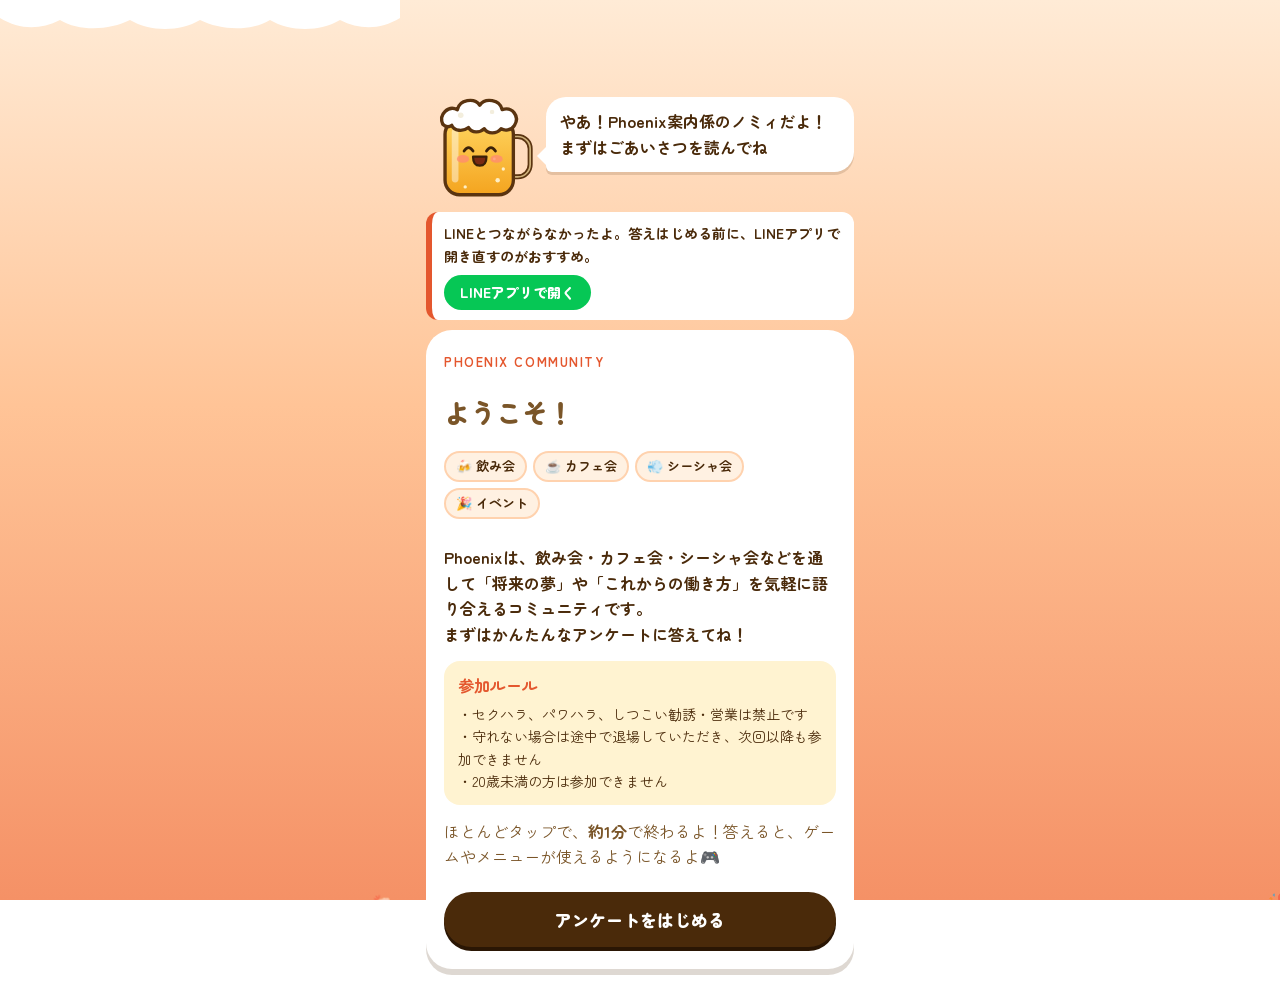
<file: index.html>
<!doctype html>
<html lang="ja">
<head>
<meta charset="utf-8">
<meta name="viewport" content="width=device-width, initial-scale=1, viewport-fit=cover">
<title>Phoenix アンケート</title>
<link rel="preconnect" href="https://fonts.googleapis.com">
<link href="https://fonts.googleapis.com/css2?family=Zen+Maru+Gothic:wght@500;700;900&display=swap" rel="stylesheet">
<script src="nomy.js"></script>
<style>
  :root {
    --beer-top: #FFE4CC;
    --beer-bottom: #F3923C;
    --ink: #4A2A0A;
    --ink-soft: #7A5528;
    --card: #FFFFFF;
    --chip: #FFF3D1;
    --lantern: #E4572E;
  }
  * { box-sizing: border-box; }
  html, body { height: 100%; }
  body {
    margin: 0; color: var(--ink);
    font-family: "Zen Maru Gothic", "Hiragino Maru Gothic ProN", "Hiragino Sans", sans-serif;
    font-size: 16px; line-height: 1.6;
    background: linear-gradient(180deg, #FFEBD6 0%, #FFC497 45%, #F59166 100%) fixed;
    overflow-x: hidden;
  }
  /* 泡のふち＋炭酸 */
  .foam-edge { position: fixed; inset: 0 0 auto 0; height: 34px; z-index: 0; pointer-events: none; }
  .bubbles { position: fixed; inset: 0; z-index: 0; pointer-events: none; overflow: hidden; }
  .bubbles i {
    position: absolute; bottom: -20px; width: var(--s); height: var(--s); left: var(--x);
    border-radius: 50%; background: rgba(255,255,255,.55); box-shadow: inset -2px -2px 0 rgba(255,255,255,.4);
    animation: rise var(--d) linear var(--delay) infinite;
  }
  .bubbles i.em { background: none; box-shadow: none; width: auto; height: auto; font-style: normal; font-size: var(--s); line-height: 1; opacity: .5; }
  @keyframes rise { to { transform: translate(var(--drift), -110vh); } }
  .brand { display: flex; align-items: center; justify-content: space-between; margin: 0 0 8px; }
  .brand b { font-size: 13px; letter-spacing: .12em; color: var(--lantern); }
  .kinds { display: flex; flex-wrap: wrap; gap: 6px; margin: 8px 0 12px; }
  .kinds span { background: #FFF1E2; border: 2px solid #FFD2AE; border-radius: 999px; padding: 3px 10px; font-size: 13px; font-weight: 700; }
  .choices.chips4 { grid-template-columns: 1fr 1fr; gap: 8px; }
  .choices.chips4 label { justify-content: center; padding: 10px 6px; font-size: 14px; }

  .app { position: relative; z-index: 1; max-width: 460px; margin: 0 auto; min-height: 100%;
    padding: calc(40px + env(safe-area-inset-top)) 16px calc(24px + env(safe-area-inset-bottom));
    display: flex; flex-direction: column; }

  .progress { display: flex; align-items: center; gap: 10px; font-weight: 700; font-size: 13px; color: var(--ink-soft); }
  .progress .track { flex: 1; height: 10px; background: rgba(255,255,255,.45); border-radius: 999px; overflow: hidden; }
  .progress .fill { height: 100%; width: 0; background: #fff; border-radius: 999px; transition: width .4s ease; }
  .progress[hidden] { display: block; visibility: hidden; }

  .stage { display: grid; grid-template-columns: 112px 1fr; align-items: end; gap: 8px; margin: 14px 0 10px; }
  .nomy-wrap { width: 112px; }
  .say {
    position: relative; background: var(--card); border-radius: 20px 20px 20px 6px; padding: 12px 14px;
    font-weight: 700; margin-bottom: 30px; min-height: 52px;
    box-shadow: 0 3px 0 rgba(74,42,10,.15);
  }
  .say::before { content: ""; position: absolute; left: -9px; bottom: 6px; border: 10px solid transparent; border-right-color: var(--card); border-left: 0; }
  .say.pop { animation: pop .35s cubic-bezier(.3,1.5,.6,1); }
  @keyframes pop { from { transform: scale(.85); opacity: .2; } }

  .card {
    background: var(--card); border-radius: 26px; padding: 22px 18px; box-shadow: 0 6px 0 rgba(74,42,10,.18);
    flex: 1 0 auto; display: flex; flex-direction: column;
  }
  .step { display: none; flex-direction: column; gap: 14px; flex: 1; }
  .step.on { display: flex; animation: slide .35s ease; }
  .step.back.on { animation-name: slideBack; }
  @keyframes slide { from { transform: translateX(24px); opacity: 0; } }
  @keyframes slideBack { from { transform: translateX(-24px); opacity: 0; } }
  .q { font-size: 21px; font-weight: 900; line-height: 1.4; margin: 0; }
  .hint { margin: -6px 0 0; color: var(--ink-soft); font-size: 14px; }
  .tag { display: inline-block; font-size: 12px; border-radius: 6px; padding: 0 7px; margin-left: 6px; vertical-align: 3px; font-weight: 700; }
  .tag.req { background: var(--lantern); color: #fff; }
  .tag.opt { background: var(--chip); color: var(--ink-soft); }

  input[type=text], textarea {
    width: 100%; font: inherit; font-size: 17px; color: inherit; background: #FFFBF0;
    border: 2px solid #F1DFB2; border-radius: 14px; padding: 12px 14px; -webkit-appearance: none;
  }
  textarea { min-height: 120px; resize: vertical; }
  input:focus, textarea:focus { outline: none; border-color: var(--beer-bottom); background: #fff; }
  .count { text-align: right; font-size: 12px; color: var(--ink-soft); margin-top: -8px; }

  .choices { display: grid; gap: 10px; }
  .choices input { position: absolute; opacity: 0; pointer-events: none; }
  .choices label {
    display: flex; align-items: center; gap: 12px; padding: 14px 16px; border-radius: 16px; cursor: pointer;
    background: var(--chip); border: 2px solid transparent; font-weight: 700; font-size: 17px;
    transition: transform .15s ease;
  }
  .choices label .em { font-size: 26px; line-height: 1; }
  .choices input:checked + label { background: #fff; border-color: var(--beer-bottom); box-shadow: 0 4px 0 var(--beer-bottom); transform: translateY(-2px); }
  .choices input:focus-visible + label { outline: 3px solid var(--ink); outline-offset: 2px; }

  .err { color: var(--lantern); font-weight: 700; font-size: 14px; min-height: 1.4em; margin: 0; }
  .nav { display: flex; gap: 10px; align-items: center; margin-top: auto; padding-top: 8px; }
  .btn {
    font: inherit; font-weight: 900; font-size: 17px; border: 0; border-radius: 999px; padding: 14px 22px; cursor: pointer;
    background: var(--ink); color: #fff; flex: 1; box-shadow: 0 4px 0 #2A1604;
  }
  .btn:active { transform: translateY(2px); box-shadow: 0 2px 0 #2A1604; }
  .btn:disabled { opacity: .6; }
  .btn.ghost { flex: 0 0 auto; background: transparent; color: var(--ink-soft); box-shadow: none; padding: 14px 8px; }
  .btn:focus-visible { outline: 3px solid #fff; outline-offset: 2px; }

  .intro .big { font-size: 26px; font-weight: 900; line-height: 1.35; margin: 0; }
  .intro p { margin: 0; color: var(--ink-soft); }
  .greet { white-space: pre-wrap; color: var(--ink) !important; font-weight: 700; }
  .rules { background: #FFF3D1; border-radius: 16px; padding: 12px 14px; }
  .rules b { color: var(--lantern); display: block; margin-bottom: 4px; }
  .rules p { white-space: pre-wrap; font-size: 14px; margin: 0; color: var(--ink) !important; }
  .agree { display: flex; gap: 10px; align-items: flex-start; font-weight: 700; padding: 12px 14px; border-radius: 14px; border: 2px dashed #F1DFB2; cursor: pointer; }
  .agree input { width: 24px; height: 24px; accent-color: var(--lantern); flex: none; margin: 0; }
  .agree:has(input:checked) { border-style: solid; border-color: var(--lantern); background: #FFF6F2; }
  .age-row { display: flex; align-items: center; gap: 10px; }
  .age-row input { max-width: 140px; font-size: 26px; font-weight: 900; text-align: center; }
  .age-row .unit { font-size: 20px; font-weight: 900; }
  .quick { display: flex; flex-wrap: wrap; gap: 6px; margin-top: 8px; }
  .quick button { border: 2px solid var(--beer-bottom); background: #FFF8E3; color: var(--ink); border-radius: 999px; padding: 6px 12px; font: inherit; font-size: 13px; font-weight: 700; cursor: pointer; }
  .quick button:active { transform: scale(.95); }
  .extra-item { margin-top: 14px; }
  .extra-item .hint { display: block; margin: 0 0 6px; font-weight: 700; }
  .choices.row { grid-template-columns: repeat(3, 1fr); }
  .choices.row2 { grid-template-columns: 1fr 1fr; gap: 8px; }
  .choices.row2 label { justify-content: center; padding: 10px 6px; font-size: 14px; }
  .choices.two { grid-template-columns: 1fr 1fr; gap: 8px; }
  .choices.two label { padding: 10px 10px; font-size: 14px; gap: 6px; }
  .choices.two label .em { font-size: 20px; }
  .choices.row label { justify-content: center; padding: 10px 6px; }
  .step.notgoing .going-only { display: none; }
  .left { font-size: 12px; font-weight: 700; color: var(--ink-soft); }
  .sub-input { display: none; } .sub-input.show { display: block; animation: slide .3s ease; }
  .multi input[type=checkbox] { position: absolute; opacity: 0; pointer-events: none; }
  .multi input:checked + label { background: #fff; border-color: var(--beer-bottom); box-shadow: 0 4px 0 var(--beer-bottom); transform: translateY(-2px); }
  .multi input:checked + label::after { content: "✓"; margin-left: auto; color: var(--lantern); font-weight: 900; }
  .multi input:focus-visible + label { outline: 3px solid var(--ink); outline-offset: 2px; }
  .stop { display: none; text-align: center; padding: 12px; border-radius: 16px; background: #FFF6F2; font-weight: 700; }
  .stop.show { display: block; animation: pop .35s ease; }
  /* 入ってきた質問の中身を順番に出す */
  .step.on > * { animation: rise-in .45s cubic-bezier(.2,.8,.2,1) both; }
  .step.on > *:nth-child(2) { animation-delay: .05s; } .step.on > *:nth-child(3) { animation-delay: .1s; }
  .step.on > *:nth-child(4) { animation-delay: .15s; } .step.on > *:nth-child(5) { animation-delay: .2s; }
  .step.on .choices label { animation: rise-in .4s cubic-bezier(.2,.8,.2,1) both; }
  .step.on .choices label:nth-of-type(2) { animation-delay: .08s; } .step.on .choices label:nth-of-type(3) { animation-delay: .16s; } .step.on .choices label:nth-of-type(4) { animation-delay: .24s; }
  @keyframes rise-in { from { opacity: 0; transform: translateY(10px); } }
  .choices label:active { transform: scale(.97); }
  .progress .fill { position: relative; }
  .progress .fill::after { content: ""; position: absolute; right: -2px; top: -3px; width: 16px; height: 16px; border-radius: 50%; background: #fff; box-shadow: -8px 2px 0 -2px #fff; }

  /* カンパイ画面 */
  .done { position: fixed; inset: 0; z-index: 5; display: none; flex-direction: column; align-items: center; justify-content: center;
    text-align: center; padding: 24px 16px; background: linear-gradient(180deg, var(--beer-top), var(--beer-bottom)); }
  .done.show { display: flex; }
  .clink { position: relative; width: 300px; height: 190px; }
  .clink .m { position: absolute; bottom: 0; width: 130px; }
  .clink .m1 { left: 0; animation: toR 1.1s cubic-bezier(.5,0,.3,1) forwards; }
  .clink .m2 { right: 0; transform: scaleX(-1); animation: toL 1.1s cubic-bezier(.5,0,.3,1) forwards; }
  @keyframes toR { 0% { transform: translateX(-60px) rotate(0); } 60% { transform: translateX(36px) rotate(14deg); } 72% { transform: translateX(22px) rotate(8deg); } 100% { transform: translateX(26px) rotate(10deg); } }
  @keyframes toL { 0% { transform: scaleX(-1) translateX(-60px) rotate(0); } 60% { transform: scaleX(-1) translateX(36px) rotate(14deg); } 72% { transform: scaleX(-1) translateX(22px) rotate(8deg); } 100% { transform: scaleX(-1) translateX(26px) rotate(10deg); } }
  .splash { position: absolute; left: 50%; top: 22px; width: 0; height: 0; }
  .splash i { position: absolute; width: var(--s); height: var(--s); border-radius: 50%; background: #fff; opacity: 0;
    animation: burst .9s ease-out .62s forwards; }
  @keyframes burst { 0% { opacity: 1; transform: translate(0,0) scale(.4); } 100% { opacity: 0; transform: translate(var(--dx), var(--dy)) scale(1); } }
  .kanpai { font-size: 44px; font-weight: 900; color: #fff; margin: 18px 0 4px; letter-spacing: .04em;
    text-shadow: 0 4px 0 var(--ink); opacity: 0; transform: scale(.6); animation: shout .5s cubic-bezier(.3,1.6,.5,1) .7s forwards; }
  @keyframes shout { to { opacity: 1; transform: scale(1); } }
  .done h2 { margin: 6px 0 4px; font-size: 20px; }
  .done p { margin: 0 0 18px; color: var(--ink-soft); font-weight: 700; }
  .done .btn { flex: 0 0 auto; min-width: 240px; }
  .done a.sub { margin-top: 14px; color: var(--ink); font-weight: 700; }
  .done .game-btn { margin-top: 10px; background: #fff; color: var(--ink); text-decoration: none; box-shadow: 0 4px 0 rgba(74,42,10,.25); flex: 0 0 auto; min-width: 240px; text-align: center; }
  .confetti { position: fixed; inset: 0; pointer-events: none; overflow: hidden; }
  .confetti i { position: absolute; top: -20px; left: var(--x); width: 9px; height: 14px; background: var(--c); border-radius: 2px;
    animation: fall var(--d) linear var(--delay) forwards; }
  @keyframes fall { to { transform: translate(var(--drift), 110vh) rotate(var(--r)); } }

  .loading { flex: 1; display: flex; align-items: center; justify-content: center; font-weight: 700; }
  .banner { display: none; background: #fff; border-left: 6px solid var(--lantern); border-radius: 12px; padding: 10px 12px; font-weight: 700; margin-bottom: 10px; font-size: 14px; }
  .banner.show { display: block; }
  .banner-link { display: inline-block; margin-top: 8px; background: #06C755; color: #fff; border-radius: 999px; padding: 6px 16px; text-decoration: none; font-weight: 800; }

  @media (prefers-reduced-motion: reduce) {
    .bubbles, .confetti { display: none; }
    .step.on > *, .step.on .choices label, .sub-input.show, .stop.show { animation: none !important; }
    .step.on, .say.pop, .clink .m1, .clink .m2, .splash i, .kanpai { animation: none !important; }
    .kanpai { opacity: 1; transform: none; }
    .clink .m1 { transform: translateX(26px) rotate(10deg); } .clink .m2 { transform: scaleX(-1) translateX(26px) rotate(10deg); }
  }
</style>
</head>
<body>
<svg class="foam-edge" viewBox="0 0 400 34" preserveAspectRatio="none" aria-hidden="true">
  <path d="M0 0 H400 V18 C380 30 360 30 340 20 C320 32 290 32 270 20 C250 32 220 30 200 20 C180 32 150 32 130 20 C110 30 80 32 60 20 C40 30 20 30 0 18Z" fill="#fff"/>
</svg>
<div class="bubbles" id="bubbles" aria-hidden="true"></div>

<div class="app">
  <div class="progress" id="progress" hidden><div class="track"><div class="fill" id="pfill"></div></div><span id="ptext"></span></div>

  <div class="stage">
    <div class="nomy-wrap" id="nomyWrap"></div>
    <div class="say" id="say" aria-live="polite">よみこみ中…</div>
  </div>

  <div class="banner" id="banner" role="alert"></div>

  <form class="card" id="form" novalidate>
    <div class="loading" id="loading">ちょっと待ってね…</div>

    <section class="step intro" data-step="intro">
      <div class="brand"><b>PHOENIX COMMUNITY</b></div>
      <p class="big" id="introTitle">ようこそ！</p>
      <div class="kinds" aria-label="開催している会"><span>🍻 飲み会</span><span>☕ カフェ会</span><span>💨 シーシャ会</span><span>🎉 イベント</span></div>
      <p class="greet" id="greet">読み込み中…</p>
      <div class="rules"><b>参加ルール</b><p id="rulesTop"></p></div>
      <p id="introText">ほとんどタップで、<b>約1分</b>で終わるよ！答えると、ゲームやメニューが使えるようになるよ🎮</p>
      <div class="nav"><button type="button" class="btn" data-next id="startBtn">アンケートをはじめる</button></div>
    </section>

    <section class="step" data-step="nickname" data-say="まずは、なんて呼べばいい？">
      <label class="q" for="nickname">お名前（ニックネーム）<span class="tag req">必須</span></label>
      <input type="text" id="nickname" name="nickname" maxlength="30" autocomplete="nickname" enterkeyhint="next">
      <p class="err" data-err></p>
      <div class="nav"><button type="button" class="btn ghost" data-back>もどる</button><button type="button" class="btn" data-next>つぎへ</button></div>
    </section>

    <section class="step" data-step="adult" data-say="お酒やシーシャの会もあるから、年齢を教えてね">
      <label class="q" for="age">年齢は？<span class="tag req">必須</span></label>
      <div class="age-row"><input type="text" inputmode="numeric" pattern="[0-9]*" id="age" name="age" maxlength="2" placeholder="例：28" enterkeyhint="next" autocomplete="off"><span class="unit">歳</span></div>
      <input type="hidden" name="adult" id="adult">
      <div class="stop" id="stop">ごめんね、Phoenixの会は<br>20歳以上の人が対象なんだ。<br>また大人になったら遊びに来てね！</div>
      <p class="err" data-err></p>
      <div class="nav"><button type="button" class="btn ghost" data-back>もどる</button><button type="button" class="btn" data-next>つぎへ</button></div>
    </section>

    <section class="step" data-step="job" data-say="どんなお仕事をしてるの？">
      <p class="q" id="jobQ">職業は？<span class="tag req">必須</span></p>
      <div class="choices two" role="radiogroup" aria-labelledby="jobQ">
        <input type="radio" id="j1" name="job" value="会社員"><label for="j1"><span class="em">🏢</span>会社員</label>
        <input type="radio" id="j2" name="job" value="経営者・役員"><label for="j2"><span class="em">👔</span>経営者・役員</label>
        <input type="radio" id="j3" name="job" value="個人事業主・フリーランス"><label for="j3"><span class="em">💻</span>個人事業主・フリーランス</label>
        <input type="radio" id="j4" name="job" value="公務員"><label for="j4"><span class="em">🏛️</span>公務員</label>
        <input type="radio" id="j5" name="job" value="学生"><label for="j5"><span class="em">🎓</span>学生</label>
        <input type="radio" id="j6" name="job" value="パート・アルバイト"><label for="j6"><span class="em">🧑‍🍳</span>パート・アルバイト</label>
        <input type="radio" id="j7" name="job" value="その他"><label for="j7"><span class="em">💭</span>その他</label>
      </div>
      <label class="hint" for="jobDetail">業種・職種 <span class="tag req">必須</span></label>
      <input type="text" id="jobDetail" name="jobDetail" maxlength="60" placeholder="例：IT・Webエンジニア、美容・ネイリスト" enterkeyhint="next">
      <div class="quick" data-target="jobDetail" aria-label="タップで入力">
        <button type="button">営業</button><button type="button">IT・エンジニア</button><button type="button">事務</button><button type="button">販売・接客</button><button type="button">飲食</button><button type="button">美容</button><button type="button">医療・福祉</button><button type="button">クリエイティブ</button><button type="button">教育</button><button type="button">不動産・建設</button>
      </div>
      <p class="err" data-err></p>
      <div class="nav"><button type="button" class="btn ghost" data-back>もどる</button><button type="button" class="btn" data-next>つぎへ</button></div>
    </section>

    <section class="step" data-step="referral" data-say="この会のこと、どこで知ったの？">
      <p class="q" id="refQ">この会を知ったきっかけは？<span class="tag req">必須</span></p>
      <div class="choices" role="radiogroup" aria-labelledby="refQ">
        <input type="radio" id="r1" name="referral" value="知り合いの紹介"><label for="r1"><span class="em">🤝</span>知り合いの紹介</label>
        <input type="radio" id="r2" name="referral" value="SNS"><label for="r2"><span class="em">📱</span>SNS</label>
        <input type="radio" id="r3" name="referral" value="その他"><label for="r3"><span class="em">💭</span>その他</label>
      </div>
      <div class="sub-input" id="referrerBox">
        <label class="hint" for="referrer">紹介してくれた人の名前（任意）</label>
        <input type="text" id="referrer" name="referrer" maxlength="30" placeholder="例：たろう" enterkeyhint="next">
      </div>
      <p class="err" data-err></p>
      <div class="nav"><button type="button" class="btn ghost" data-back>もどる</button><button type="button" class="btn" data-next>つぎへ</button></div>
    </section>

    <section class="step" data-step="attend" data-say="来てくれるかな…？ドキドキ">
      <p class="q" id="attendQ">参加しますか？<span class="tag req">必須</span></p>
      <div class="choices" role="radiogroup" aria-labelledby="attendQ">
        <input type="radio" id="a1" name="attend" value="参加"><label for="a1"><span class="em">🙋</span>参加する！</label>
        <input type="radio" id="a2" name="attend" value="不参加"><label for="a2"><span class="em">🙇</span>今回は不参加</label>
      </div>
      <p class="err" data-err></p>
      <div class="nav"><button type="button" class="btn ghost" data-back>もどる</button><button type="button" class="btn" data-next>つぎへ</button></div>
    </section>

    <section class="step" data-step="purpose" data-say="どんなことを楽しみにしてる？いくつでも選んでね">
      <p class="q" id="purQ">参加の目的は？<span class="tag req">必須・複数OK</span></p>
      <div class="choices multi" role="group" aria-labelledby="purQ">
        <input type="checkbox" id="p1" name="purpose" value="交流したい"><label for="p1"><span class="em">🥂</span>いろんな人と交流したい</label>
        <input type="checkbox" id="p2" name="purpose" value="仕事の話を聞きたい"><label for="p2"><span class="em">💼</span>仕事の話を聞きたい</label>
        <input type="checkbox" id="p3" name="purpose" value="夢・目標を話したい"><label for="p3"><span class="em">🌟</span>夢や目標を話したい</label>
        <input type="checkbox" id="p4" name="purpose" value="その他"><label for="p4"><span class="em">💭</span>その他</label>
      </div>
      <p class="err" data-err></p>
      <div class="nav"><button type="button" class="btn ghost" data-back>もどる</button><button type="button" class="btn" data-next>つぎへ</button></div>
    </section>

    <section class="step" data-step="dream" data-say="ねえねえ、将来の夢ってある？✨" data-face="sparkle">
      <label class="q" for="dream">将来の夢・やりたいこと<span class="tag req">必須</span></label>
      <p class="hint">大きな夢でも、小さなやりたいことでも！</p>
      <textarea id="dream" name="dream" maxlength="1000" placeholder="例：いつか自分のカフェを開きたい"></textarea>
      <p class="hint" style="margin-top:8px">思いつかなければ、タップで選んでもOK👇</p>
      <div class="quick" data-target="dream" aria-label="タップで入力">
        <button type="button">独立・起業したい</button><button type="button">自分のお店を持ちたい</button><button type="button">海外で暮らしたい・働きたい</button><button type="button">好きなことを仕事にしたい</button><button type="button">年収を上げたい</button><button type="button">家族と楽しく暮らしたい</button><button type="button">いろんな人とつながりたい</button><button type="button">まだ探し中！</button>
      </div>
      <div class="count" data-for="dream"></div>
      <p class="err" data-err></p>
      <div class="nav"><button type="button" class="btn ghost" data-back>もどる</button><button type="button" class="btn" data-next>つぎへ</button></div>
    </section>

    <section class="step" data-step="extra" data-say="ここからは全部スキップOK！書きたいところだけどうぞ" data-face="wink">
      <p class="q">もっと教えて！<span class="tag opt">ぜんぶ任意</span></p>
      <p class="hint">書かなくても大丈夫。そのまま「スキップ」でOK！</p>
      <div class="extra-item">
        <p class="hint" id="careerQ">💼 お仕事やキャリアの情報も受け取りたい？</p>
        <div class="choices row2" role="radiogroup" aria-labelledby="careerQ">
          <input type="radio" id="c1" name="career" value="受け取りたい"><label for="c1">受け取りたい</label>
          <input type="radio" id="c2" name="career" value="今はいい"><label for="c2">今はいい</label>
        </div>
        <p class="hint" style="font-weight:500;font-size:12px;margin-top:6px">転職・独立・副業などの情報を、希望した人にだけ主催者からお知らせします。</p>
      </div>
      <div class="extra-item">
        <p class="hint" id="interestQ">💡 興味のある会（いくつでも）</p>
        <div class="choices multi chips4" role="group" aria-labelledby="interestQ">
          <input type="checkbox" id="i1" name="interest" value="飲み会"><label for="i1">🍻 飲み会</label>
          <input type="checkbox" id="i2" name="interest" value="カフェ会"><label for="i2">☕ カフェ会</label>
          <input type="checkbox" id="i3" name="interest" value="シーシャ会"><label for="i3">💨 シーシャ会</label>
          <input type="checkbox" id="i4" name="interest" value="その他のイベント"><label for="i4">🎉 その他イベント</label>
        </div>
      </div>
      <div class="extra-item">
        <label class="hint" for="connect">🤝 仕事でつながりたい人</label>
        <input type="text" id="connect" name="connect" maxlength="300" placeholder="例：IT系の経営者、Webデザイナー" enterkeyhint="next">
      </div>
      <div class="extra-item going-only">
        <p class="hint" id="drinkQ">🍺 お酒は飲む？（飲み会の参考にするよ）</p>
        <div class="choices row" role="radiogroup" aria-labelledby="drinkQ">
          <input type="radio" id="d1" name="drink" value="飲む"><label for="d1">飲む！</label>
          <input type="radio" id="d2" name="drink" value="少し"><label for="d2">少し</label>
          <input type="radio" id="d3" name="drink" value="飲まない"><label for="d3">飲まない</label>
        </div>
      </div>
      <div class="extra-item going-only">
        <label class="hint" for="ng">🚫 食べられないもの・アレルギー</label>
        <input type="text" id="ng" name="ng" maxlength="200" placeholder="例：えび、生もの" enterkeyhint="next">
      </div>
      <div class="extra-item">
        <label class="hint" for="goal">🎯 いまの目標</label>
        <input type="text" id="goal" name="goal" maxlength="1000" placeholder="例：今年中にフルマラソン完走" enterkeyhint="next">
      </div>
      <div class="extra-item">
        <label class="hint" for="comment">💬 ひとこと</label>
        <input type="text" id="comment" name="comment" maxlength="500" placeholder="意気込みや質問などあればどうぞ" enterkeyhint="done">
      </div>
      <div class="nav"><button type="button" class="btn ghost" data-back>もどる</button><button type="button" class="btn" data-next id="extraNext">スキップ</button></div>
    </section>

    <section class="step" data-step="agree" data-say="さいごに、ルールの確認だよ！" data-face="normal">
      <p class="q">参加ルールの確認</p>
      <div class="rules"><b>参加ルール</b><p id="rulesBottom"></p></div>
      <label class="agree"><input type="checkbox" id="agree" name="agree"> 上のルールを守って参加します</label>
      <p class="err" data-err></p>
      <div class="nav"><button type="button" class="btn ghost" data-back>もどる</button><button type="submit" class="btn" id="submit">送信する！🎉</button></div>
    </section>
  </form>
</div>

<div class="done" id="done" role="dialog" aria-labelledby="doneTitle">
  <div class="clink" aria-hidden="true">
    <div class="m m1" id="m1"></div>
    <div class="m m2" id="m2"></div>
    <div class="splash" id="splash"></div>
  </div>
  <div class="kanpai" aria-hidden="true">ようこそ！</div>
  <h2 id="doneTitle">回答ありがとうございます！</h2>
  <p>参加するなら、このまま予約しておくと安心だよ🍻</p>
  <a class="btn" id="toReserve" href="reserve.html">🎫 このまま予約する</a>
  <a class="btn game-btn" href="game.html">🎮 ゲームセンターで遊ぶ</a>
  <button type="button" class="btn game-btn" id="close">トークにもどる</button>
  <a class="sub" href="event.html">イベントの詳細を見る</a>
  <div class="confetti" id="confetti" aria-hidden="true"></div>
</div>

<script>
const LIFF_ID = '2012697224-lfwPcqYm';
const GAS_URL = 'https://script.google.com/macros/s/AKfycby45UwD6Ymwvnf_D_4vMbUGY_m0DUGJtse1oD3hqwHVuDASQ996Xnu2-AKLAqKheMiytQ/exec';

// ?preview=1 で LINE につながずに見た目だけ確認できる（送信もしない）
const params = new URLSearchParams(location.search);
const PREVIEW = params.has('preview');
const FIELDS = ['nickname', 'attend', 'drink', 'ng', 'dream', 'goal', 'comment', 'referral', 'referrer', 'adult', 'connect', 'job', 'jobDetail', 'age', 'career'];
const SAMPLE_EVENT = {
  greeting: 'Phoenixは、飲み会・カフェ会・シーシャ会などを通して「将来の夢」や「これからの働き方」を気軽に語り合えるコミュニティです。\nまずはかんたんなアンケートに答えてね！',
  rules: '・セクハラ、パワハラ、しつこい勧誘・営業は禁止です\n・守れない場合は途中で退場していただき、次回以降も参加できません\n・20歳未満の方は参加できません',
};
const $ = (id) => document.getElementById(id);
const form = $('form');
const steps = [...document.querySelectorAll('.step')];
const REDUCED = matchMedia('(prefers-reduced-motion: reduce)').matches;
let cur = 0;
let returning = false;

Nomy.installCSS();
$('nomyWrap').innerHTML = Nomy.svg({ id: 'main' });
const nomy = $('nomyWrap').querySelector('svg');

// 炭酸の泡
(function bubbles() {
  if (REDUCED) return;
  const box = $('bubbles');
  for (let i = 0; i < 18; i++) {
    const b = document.createElement('i');
    const icon = i % 3 === 0;
    if (icon) { b.className = 'em'; b.textContent = ['☕', '🍻', '💨', '🎉', '🍵', '✨'][(i / 3) % 6]; }
    const s = icon ? 16 + Math.random() * 12 : 4 + Math.random() * 10;
    b.style.cssText = `--s:${s}px;--x:${Math.random() * 100}%;--d:${6 + Math.random() * 8}s;--delay:${-Math.random() * 10}s;--drift:${(Math.random() - .5) * 60}px`;
    box.appendChild(b);
  }
})();

function say(text, face, move) {
  const el = $('say');
  el.textContent = text;
  el.classList.remove('pop'); void el.offsetWidth; el.classList.add('pop');
  Nomy.setFace(nomy, face || 'normal');
  if (move) Nomy.play(nomy, move);
}

function visibleSteps() {
  // 不参加ならお酒・食べ物の質問は飛ばす
  const notGoing = form.elements.attend.value === '不参加';
  const ex = steps.find((s) => s.dataset.step === 'extra');
  if (ex) ex.classList.toggle('notgoing', notGoing);
  return steps;
}

function go(i, dir) {
  const vis = visibleSteps();
  i = Math.max(0, Math.min(i, vis.length - 1));
  steps.forEach((s) => s.classList.remove('on', 'back'));
  const s = vis[i];
  if (dir < 0) s.classList.add('back');
  s.classList.add('on');
  cur = i;
  const total = vis.length - 1;
  $('progress').hidden = i === 0;
  $('pfill').style.width = (i / total * 100) + '%';
  const remain = total - i;
  $('ptext').textContent = i === total ? 'さいご！' : `あと${remain}問`;
  if (s.dataset.step === 'extra') updateExtraBtn();
  if (s.dataset.say) say(s.dataset.say, s.dataset.face || 'normal');
  const first = s.querySelector('input[type=text], textarea');
  if (first && i > 0) setTimeout(() => first.focus({ preventScroll: true }), 50);
  window.scrollTo({ top: 0, behavior: REDUCED ? 'auto' : 'smooth' });
  if (i > 0 && typeof autosave === 'function') autosave();
}

function current() { return visibleSteps()[cur]; }

function check(s) {
  const k = s.dataset.step;
  const err = s.querySelector('[data-err]');
  let msg = '';
  if (k === 'nickname' && !form.elements.nickname.value.trim()) msg = 'お名前を入れてね';
  if (k === 'attend' && !form.elements.attend.value) msg = 'どちらか選んでね';
  if (k === 'adult') {
    const v = form.elements.age.value.trim().replace(/[０-９]/g, (c) => String.fromCharCode(c.charCodeAt(0) - 0xFEE0));
    form.elements.age.value = v;
    if (!/^\d{1,2}$/.test(v)) msg = '年齢を数字で入れてね';
    else if (Number(v) < 20) { form.elements.adult.value = 'いいえ'; $('stop').classList.add('show'); msg = ' '; }
    else { form.elements.adult.value = 'はい'; $('stop').classList.remove('show'); }
  }
  if (k === 'job' && form.elements.job.value && !form.elements.jobDetail.value.trim()) msg = '業種・職種も書いてね';
  if (k === 'dream' && !form.elements.dream.value.trim()) msg = '夢やりたいこと、ひとことでもOKだよ！';
  if (k === 'referral' && !form.elements.referral.value) msg = 'ひとつ選んでね';
  if (k === 'job' && !form.elements.job.value) msg = 'ひとつ選んでね';

  if (k === 'purpose' && !purposes().length) msg = 'ひとつ以上選んでね';
  if (k === 'agree' && !$('agree').checked) msg = 'ルールに同意してね';
  if (msg === ' ') { say('ごめんね…20歳以上の人が対象なんだ', 'sad', 'droop'); return false; }
  if (err) err.textContent = msg;
  if (msg) { say(msg, 'wow', 'wiggle'); return false; }
  return true;
}

form.addEventListener('click', (e) => {
  if (e.target.closest('[data-next]')) {
    if (!check(current())) return;
    go(cur + 1, 1);
  } else if (e.target.closest('[data-back]')) {
    go(cur - 1, -1);
  }
});

// 選んだ瞬間にノミィが反応
function purposes() { return [...form.querySelectorAll('input[name=purpose]:checked')].map((c) => c.value); }

const REACT = {
  job: { '会社員': ['毎日おつかれさま！', 'happy', 'wiggle'], '経営者・役員': ['社長さんだ…！', 'wow', 'jump'], '個人事業主・フリーランス': ['自分の力で働いてるのかっこいい！', 'sparkle', 'jump'], '公務員': ['いつもありがとう！', 'happy', 'wiggle'], '学生': ['学生さんいらっしゃい！', 'happy', 'jump'], 'パート・アルバイト': ['いいね、おつかれさま！', 'happy', 'wiggle'], 'その他': ['いろんな人がいて楽しいね！', 'wink', 'wiggle'] },

  referral: { '知り合いの紹介': ['いい人に誘われたね！よかったら名前も教えて', 'happy', 'jump'], 'SNS': ['見つけてくれてありがとう！', 'wink', 'wiggle'], 'その他': ['なるほど〜！', 'normal', 'wiggle'] },
  attend: { '参加': ['やったー！待ってるね！', 'happy', 'jump'], '不参加': ['そっかぁ…また今度ね！', 'sad', 'droop'] },
  drink: { '飲む': ['いいね、いっぱいカンパイしよ！', 'happy', 'jump'], '少し': ['ほどほどがいちばん！', 'wink', 'wiggle'], '飲まない': ['ソフドリでも楽しもうね！', 'happy', 'wiggle'] },
};
form.addEventListener('change', (e) => {
  const r = REACT[e.target.name] && REACT[e.target.name][e.target.value];
  if (r) say(r[0], r[1], r[2]);

  if (e.target.name === 'referral') { $('referrerBox').classList.toggle('show', e.target.value === '知り合いの紹介'); }
  if (e.target.name === 'purpose' && e.target.checked) {
    const m = { '交流したい': ['友だち、たくさんできるといいね！', 'happy', 'jump'], '仕事の話を聞きたい': ['お仕事の話、楽しみにしててね！', 'sparkle', 'jump'], '夢・目標を話したい': ['語ろう語ろう！✨', 'sparkle', 'wiggle'], 'その他': ['いいね！', 'wink', 'wiggle'] }[e.target.value];
    if (m) say(m[0], m[1], m[2]);
  }
  if (e.target.id === 'agree' && e.target.checked) say('ありがとう！じゃあ送信しよう！', 'happy', 'jump');
  const err = e.target.closest('.step') && e.target.closest('.step').querySelector('[data-err]');
  if (err) err.textContent = '';
});

// ---------- 答えやすくする工夫 ----------
const AUTO_KEY = 'nomikai-autosave';
const EXTRA = ['connect', 'drink', 'ng', 'goal', 'comment', 'career'];
function updateExtraBtn() {
  const b = $('extraNext');
  if (b) b.textContent = EXTRA.some((k) => String(form.elements[k].value || '').trim()) || form.querySelector('input[name=interest]:checked') ? 'つぎへ' : 'スキップ';
}
function autosave() {
  if (PREVIEW) return;
  try { localStorage.setItem(AUTO_KEY, JSON.stringify({ at: Date.now(), step: visibleSteps()[cur].dataset.step, v: getValues() })); } catch (e) { /* noop */ }
}
function takeAutosave() {
  try {
    const d = JSON.parse(localStorage.getItem(AUTO_KEY) || 'null');
    return d && Date.now() - d.at < 7 * 24 * 3600 * 1000 && d.v && d.v.nickname ? d : null;
  } catch (e) { return null; }
}
// タップで入力できる候補
form.addEventListener('click', (e) => {
  const b = e.target.closest('.quick button');
  if (!b) return;
  const t = $(b.closest('.quick').dataset.target);
  const v = b.textContent;
  if (t.id === 'dream' && t.value.trim() && !t.value.includes(v)) t.value = t.value.trim() + '、' + v;
  else t.value = v;
  t.dispatchEvent(new Event('input', { bubbles: true }));
  const err = b.closest('.step').querySelector('[data-err]'); if (err) err.textContent = '';
  say('いいね！', 'happy', 'jump');
});
// 1つ選ぶだけの質問は、選んだら自動で次へ
const AUTO_NEXT = { attend: () => true, referral: (v) => v !== '知り合いの紹介' };
form.addEventListener('change', (e) => {
  const f = AUTO_NEXT[e.target.name];
  if (f && f(e.target.value)) {
    const stepNow = cur;
    setTimeout(() => { if (cur === stepNow && check(current())) go(cur + 1, 1); }, 450);
  }
  if (e.target.name === 'job') setTimeout(() => { if (!$('jobDetail').value) $('jobDetail').focus({ preventScroll: true }); }, 200);
  if (EXTRA.includes(e.target.name) || e.target.name === 'interest') updateExtraBtn();
  autosave();
});

form.addEventListener('input', (e) => {
  updateCounts();
  if (EXTRA.includes(e.target.name)) updateExtraBtn();
  clearTimeout(autosave.t); autosave.t = setTimeout(autosave, 400);
  if (e.target.name === 'nickname' && e.target.value.trim().length === 1) say('いい名前！', 'happy');
});

form.addEventListener('keydown', (e) => {
  if (e.key === 'Enter' && e.target.matches('input[type=text]') && !e.isComposing) {
    e.preventDefault();
    if (check(current())) go(cur + 1, 1);
  }
});

function updateCounts() {
  document.querySelectorAll('.count').forEach((c) => {
    const el = $(c.dataset.for);
    c.textContent = `${el.value.length} / ${el.maxLength}`;
  });
}

function getValues() {
  const out = {};
  FIELDS.forEach((k) => { out[k] = String(form.elements[k].value || '').trim(); });
  if (out.attend === '不参加') { out.drink = ''; out.ng = ''; }
  if (out.referral !== '知り合いの紹介') out.referrer = '';
  out.purpose = purposes();
  out.interest = [...form.querySelectorAll('input[name=interest]:checked')].map((c) => c.value);
  out.agree = $('agree').checked;
  return out;
}

function setValues(a) {
  FIELDS.forEach((k) => {
    const v = a[k] || '';
    const el = form.elements[k];
    if (el instanceof RadioNodeList) [...el].forEach((r) => { r.checked = r.value === v; });
    else el.value = v;
  });
  const ps = Array.isArray(a.purpose) ? a.purpose : [];
  form.querySelectorAll('input[name=purpose]').forEach((c) => { c.checked = ps.includes(c.value); });
  const is = Array.isArray(a.interest) ? a.interest : [];
  form.querySelectorAll('input[name=interest]').forEach((c) => { c.checked = is.includes(c.value); });
  $('referrerBox').classList.toggle('show', a.referral === '知り合いの紹介');
  $('agree').checked = false; // 直すときも毎回ルールに同意してもらう
  updateCounts();
}

function banner(msg) {
  $('banner').textContent = msg || '';
  $('banner').classList.toggle('show', !!msg);
}

async function api(body) {
  if (PREVIEW) {
    await new Promise((r) => setTimeout(r, 500));
    return body.type === 'load' ? { ok: true, answer: params.has('again') ? { nickname: 'ありす', attend: '参加', drink: '少し', ng: '', dream: '', goal: '', comment: '', adult: 'はい', referral: '知り合いの紹介', referrer: 'たろう', purpose: ['交流したい'], agree: true, connect: '', job: '会社員', jobDetail: '営業', age: '28', dream: '世界一周' } : null } : { ok: true };
  }
  const ctl = new AbortController();
  const timer = setTimeout(() => ctl.abort(), 20000);
  try {
    const res = await fetch(GAS_URL, {
      method: 'POST',
      headers: { 'Content-Type': 'text/plain;charset=utf-8' }, // CORSの事前確認を避ける
      body: JSON.stringify({ ...body, idToken: liff.getIDToken() }),
      signal: ctl.signal,
    });
    return await res.json();
  } finally {
    clearTimeout(timer);
  }
}

// ---------- LINE とのつながり（画面表示とは別に、裏で進める） ----------
const DRAFT_KEY = 'nomikai-draft';
const withTimeout = (p, ms) => Promise.race([p, new Promise((_, rej) => setTimeout(() => rej(new Error('timeout')), ms))]);
let liffState = PREVIEW ? 'ok' : 'pending'; // ok / login（LINE外で未ログイン）/ error
const liffReady = PREVIEW ? Promise.resolve('ok') : (async () => {
  try {
    if (!window.liff) {
      // LINE の部品は画面を止めないよう、あとから読み込む
      await withTimeout(new Promise((res, rej) => {
        const sc = document.createElement('script');
        sc.src = 'https://static.line-scdn.net/liff/edge/2/sdk.js'; sc.charset = 'utf-8';
        sc.onload = res; sc.onerror = rej;
        document.head.appendChild(sc);
      }), 15000);
    }
    await withTimeout(liff.init({ liffId: LIFF_ID }), 15000);
  } catch (e) { return (liffState = 'error'); }
  return (liffState = liff.isLoggedIn() ? 'ok' : 'login');
})();

function saveDraft() {
  try { localStorage.setItem(DRAFT_KEY, JSON.stringify({ at: Date.now(), v: getValues() })); } catch (e) { /* noop */ }
}
function takeDraft() {
  try {
    const d = JSON.parse(localStorage.getItem(DRAFT_KEY) || 'null');
    localStorage.removeItem(DRAFT_KEY);
    return d && Date.now() - d.at < 60 * 60 * 1000 ? d.v : null;
  } catch (e) { return null; }
}
const OPEN_IN_LINE = 'https://liff.line.me/' + LIFF_ID;
function lineHelp(msg) {
  banner(msg);
  const a = document.createElement('a');
  a.href = OPEN_IN_LINE; a.textContent = 'LINEアプリで開く'; a.className = 'banner-link';
  $('banner').append(document.createElement('br'), a);
}

form.addEventListener('submit', async (e) => {
  e.preventDefault();
  banner('');
  const v = getValues();
  if (!v.nickname) { go(visibleSteps().findIndex((s) => s.dataset.step === 'nickname'), -1); return check(current()); }
  for (const k of ['adult', 'job', 'referral', 'attend', 'purpose', 'dream', 'agree']) {
    const i = visibleSteps().findIndex((s) => s.dataset.step === k);
    if (!check(visibleSteps()[i])) { go(i, -1); return check(current()); }
  }
  const btn = $('submit');
  const label = btn.textContent;
  btn.disabled = true; btn.textContent = '送信中…';
  say('とどけ〜！', 'wow');
  try {
    if (liffState === 'pending') { btn.textContent = 'LINEと接続中…'; await liffReady; btn.textContent = '送信中…'; }
    if (liffState === 'login') {
      // LINEアプリの外で開いている：入力内容を取っておいて、LINEログインしてから戻ってくる
      saveDraft();
      say('LINEでログインしてから送るね！', 'happy');
      liff.login({ redirectUri: location.href.split('#')[0] });
      return;
    }
    if (liffState === 'error') {
      saveDraft();
      lineHelp('LINEとうまくつながらなかったよ。下のボタンからLINEアプリで開き直してね（入力した内容は残るよ）。');
      say('あれれ…', 'sad', 'droop');
      return;
    }
    const res = await api({ type: 'answer', answer: v });
    if (res.ok) return celebrate();
    if (res.error === 'auth') {
      saveDraft();
      try { if (!liff.isInClient()) { liff.logout(); liff.login({ redirectUri: location.href.split('#')[0] }); return; } } catch (e) { /* noop */ }
      lineHelp('LINEのログインが切れたみたい。画面を閉じて開き直してね（入力した内容は残るよ）。');
    } else if (res.error === 'invalid') {
      // どの質問に問題があるかを探して、その質問にもどる
      const STEP_OF = { nickname: 'nickname', age: 'adult', adult: 'adult', job: 'job', jobDetail: 'job', referral: 'referral', referrer: 'referral',
        attend: 'attend', purpose: 'purpose', career: 'extra', connect: 'extra', drink: 'extra', ng: 'extra', dream: 'dream', goal: 'extra', comment: 'extra', agree: 'agree' };
      const LABEL = { nickname: 'お名前', age: '年齢', adult: '年齢', job: '職業', jobDetail: '業種・職種', referral: '知ったきっかけ', referrer: '紹介者', attend: '参加・不参加',
        purpose: '参加の目的', career: 'お仕事情報', connect: '仕事でつながりたい人', drink: 'お酒', ng: '食べられないもの', dream: '将来の夢', goal: '目標', comment: 'ひとこと', agree: 'ルールへの同意' };
      const fields = (res.fields || []).filter((f) => STEP_OF[f]);
      banner('「' + (fields.map((f) => LABEL[f]).join('」「') || '入力内容') + '」をもう一度確認してね。');
      const i = fields.length ? visibleSteps().findIndex((s) => s.dataset.step === STEP_OF[fields[0]]) : -1;
      if (i >= 0) { go(i, -1); const err = current().querySelector('[data-err]'); if (err) err.textContent = 'ここを確認してね'; }
    } else if (res.error === 'underage') banner('Phoenixの会は、20歳以上の人が対象です。');
    else banner('回答は保存できたけど、メニューを出せなかったよ。主催者に連絡してね。（' + (res.error || '不明') + '）');
    say('あれれ…', 'sad', 'droop');
  } catch (err) {
    saveDraft();
    banner('通信に時間がかかっているみたい。電波のいいところで、もう一度「送信」を押してね（入力した内容は残っているよ）。');
    say('電波が…', 'sad', 'droop');
  } finally {
    btn.disabled = false; btn.textContent = label;
  }
});

function celebrate() {
  try { localStorage.removeItem(DRAFT_KEY); localStorage.removeItem(AUTO_KEY); } catch (e) { /* noop */ }
  $('m1').innerHTML = Nomy.svg({ id: 'c1', face: 'happy' });
  $('m2').innerHTML = Nomy.svg({ id: 'c2', face: 'happy', dark: true });
  const sp = $('splash');
  sp.replaceChildren();
  for (let i = 0; i < 14; i++) {
    const d = document.createElement('i');
    const a = (Math.PI * 2 * i) / 14;
    const r = 50 + Math.random() * 50;
    d.style.cssText = `--s:${8 + Math.random() * 12}px;--dx:${Math.cos(a) * r}px;--dy:${Math.sin(a) * r - 30}px`;
    sp.appendChild(d);
  }
  if (!REDUCED) {
    const colors = ['#fff', '#E4572E', '#4A2A0A', '#FFF3D1', '#7CC4F2'];
    const box = $('confetti');
    box.replaceChildren();
    for (let i = 0; i < 60; i++) {
      const c = document.createElement('i');
      c.style.cssText = `--x:${Math.random() * 100}%;--c:${colors[i % colors.length]};--d:${2.2 + Math.random() * 2}s;--delay:${.6 + Math.random() * .8}s;--drift:${(Math.random() - .5) * 120}px;--r:${(Math.random() - .5) * 900}deg`;
      box.appendChild(c);
    }
  }
  $('done').classList.add('show');
  $('toReserve').focus();
}

$('close').addEventListener('click', () => {
  if (!PREVIEW && window.liff && liffState === 'ok' && liff.isInClient()) liff.closeWindow();
  else $('done').classList.remove('show');
});

function fatal(msg) {
  $('loading').textContent = msg;
  say('うまく開けなかったみたい…', 'sad');
}

async function loadEvent() {
  try {
    const d = PREVIEW ? { ok: true, event: SAMPLE_EVENT } : await withTimeout(fetch(GAS_URL + '?type=event').then((r) => r.json()), 12000);
    if (d.ok) return d.event;
  } catch (e) { /* 読めなくても続ける */ }
  return null;
}

function showGreeting(ev) {
  $('greet').textContent = (ev && ev.greeting) || SAMPLE_EVENT.greeting;
  const rules = (ev && ev.rules) || SAMPLE_EVENT.rules;
  $('rulesTop').textContent = rules;
  $('rulesBottom').textContent = rules;
}

function markReturning(nickname) {
  returning = true;
  $('introTitle').textContent = 'おかえり！';
  $('introText').textContent = 'まえの回答が入ってるよ。直したいところだけ変えてね。';
  $('startBtn').textContent = '回答を直す';
  $('submit').textContent = '更新する！';
  if (cur === 0) say(`おかえり、${nickname}さん！`, 'happy', 'jump');
}

async function main() {
  updateCounts();
  // 1) 待たずにすぐ画面を出す（あいさつ文は届きしだい差しかえ）
  showGreeting(null);
  $('loading').remove();
  go(0, 1);
  say('やあ！Phoenix案内係のノミィだよ！まずはごあいさつを読んでね', 'happy', 'jump');
  loadEvent().then((ev) => { if (ev) showGreeting(ev); });

  // 2) LINEログインから戻ってきたときは、入力していた内容を戻す
  const draft = takeDraft();
  if (draft) {
    setValues(draft);
    const last = visibleSteps().length - 1;
    go(last, 1);
    say('おかえり！あとは送信を押すだけだよ✨', 'happy', 'jump');
  }

  // 途中まで書いていた内容があれば、続きから
  const auto = !draft && takeAutosave();
  if (auto) {
    setValues(auto.v);
    const idx = Math.max(0, visibleSteps().findIndex((s) => s.dataset.step === auto.step));
    $('introText').textContent = '前回の続きから再開できるよ！';
    $('startBtn').textContent = '続きから答える';
    $('startBtn').onclick = (ev) => { ev.stopPropagation(); go(idx, 1); };
  }

  // 3) 裏でLINEとつなぎ、前の回答があれば入れておく
  const state = await liffReady;
  // LINEの名前を、ニックネームの最初の値として入れておく（変えてもOK）
  if (state === 'ok' && !PREVIEW && !form.elements.nickname.value) {
    try { const t = liff.getDecodedIDToken(); if (t && t.name) form.elements.nickname.value = String(t.name).slice(0, 30); } catch (e) { /* noop */ }
  }
  if (state === 'login' && !draft) {
    $('introText').textContent = 'このまま答えてOK！（約1分）送信のときにLINEでログインしてね。LINEアプリから開くとログインなしで送れるよ。';
  }
  if (state === 'error' && !draft) {
    lineHelp('LINEとつながらなかったよ。答えはじめる前に、LINEアプリで開き直すのがおすすめ。');
  }
  if (state !== 'ok' || draft) return;
  try {
    const res = await api({ type: 'load' });
    if (res.ok && res.answer && cur === 0 && !auto) {
      setValues(res.answer);
      markReturning(res.answer.nickname || '');
    }
  } catch (e) { /* 読み込めなくても新しく答えられる */ }
}
main();
</script>
</body>
</html>
</file>
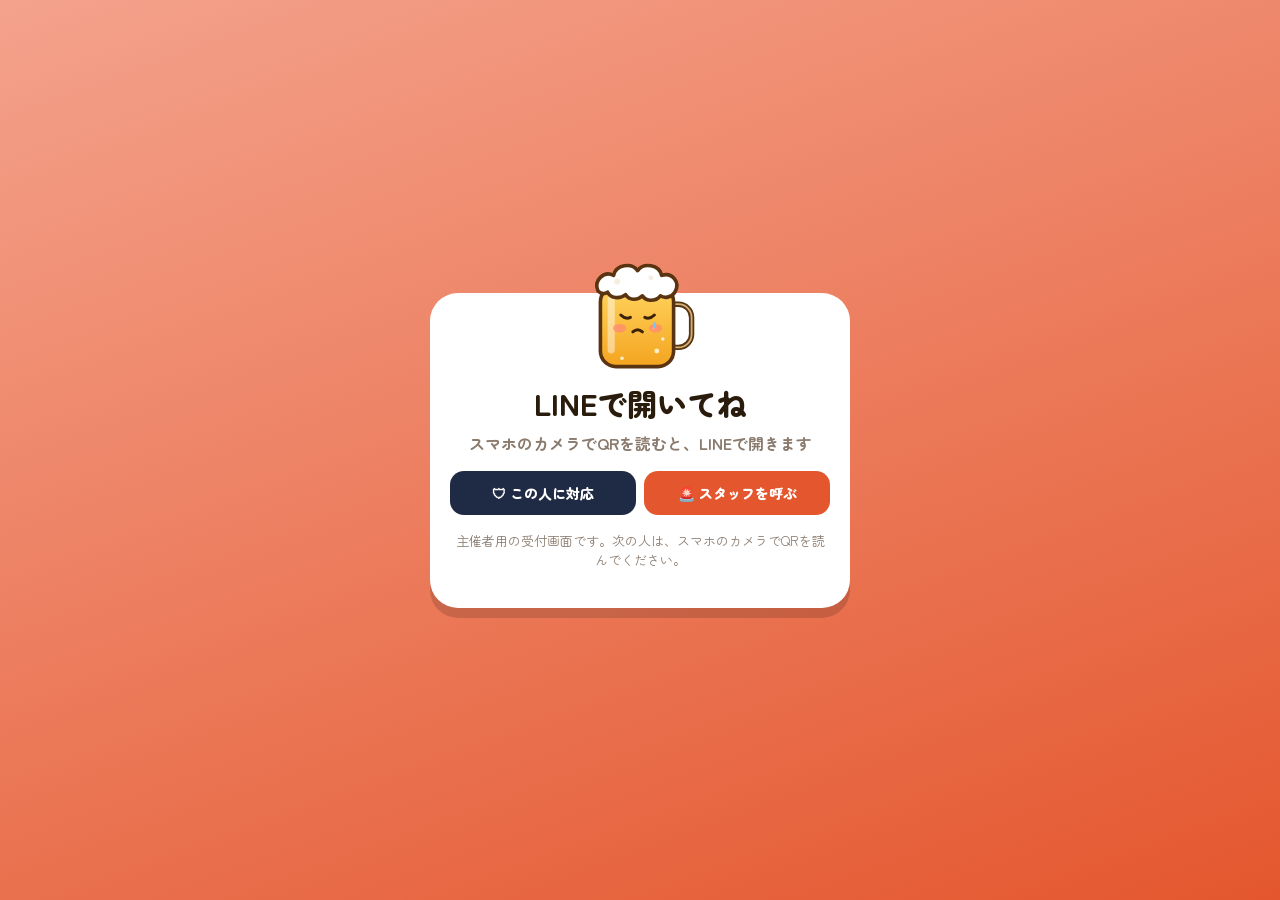
<file: checkin.html>
<!doctype html>
<html lang="ja">
<head>
<meta charset="utf-8">
<meta name="viewport" content="width=device-width, initial-scale=1, viewport-fit=cover">
<meta name="robots" content="noindex">
<title>受付</title>
<link rel="preconnect" href="https://fonts.googleapis.com">
<link href="https://fonts.googleapis.com/css2?family=Zen+Maru+Gothic:wght@500;700;900&display=swap" rel="stylesheet">
<script src="nomy.js"></script>
<style>
  :root { --ok: #2E9E6A; --warn: #E4572E; --ink: #2A1C0C; --sub: #8A7B6E; }
  * { box-sizing: border-box; }
  html, body { margin: 0; min-height: 100%; }
  body { font-family: "Zen Maru Gothic", "Hiragino Maru Gothic ProN", "Hiragino Sans", sans-serif; color: var(--ink); background: #1F2A44; display: flex; align-items: center; justify-content: center;
    padding: calc(20px + env(safe-area-inset-top)) 16px calc(20px + env(safe-area-inset-bottom)); min-height: 100vh; transition: background .4s; }
  body.ok { background: linear-gradient(160deg, #6ED3A0, var(--ok)); }
  body.again { background: linear-gradient(160deg, #9FB6E8, #4E6BB2); }
  body.ng { background: linear-gradient(160deg, #F4A28C, var(--warn)); }
  .card { background: #fff; border-radius: 28px; padding: 26px 20px; width: 100%; max-width: 420px; text-align: center; box-shadow: 0 10px 0 rgba(0,0,0,.15); animation: pop .45s cubic-bezier(.3,1.5,.5,1); }
  @keyframes pop { from { transform: scale(.8); opacity: 0; } }
  .nomy-box { width: 120px; margin: -70px auto 6px; }
  .big { font-size: 30px; font-weight: 900; margin: 4px 0; }
  .name { font-size: 26px; font-weight: 900; margin: 6px 0 2px; }
  .sub { color: var(--sub); font-weight: 700; margin: 0; }
  .badge { display: inline-block; background: var(--ink); color: #fff; border-radius: 999px; padding: 6px 18px; font-weight: 900; margin-top: 12px; }
  .warn { margin-top: 16px; background: #FFF0EB; border: 3px solid var(--warn); border-radius: 16px; padding: 12px 14px; text-align: left; font-weight: 700; }
  .warn b { color: var(--warn); display: block; margin-bottom: 4px; }
  .note { margin-top: 16px; font-size: 13px; color: var(--sub); }
  .acts { display: grid; grid-template-columns: 1fr 1fr; gap: 8px; margin-top: 16px; }
  .acts a { display: block; border-radius: 14px; padding: 12px 6px; font-weight: 900; text-decoration: none; color: #fff; font-size: 14px; }
  .acts .help { background: #1F2A44; } .acts .sos { background: var(--warn); }
  body.ban { background: linear-gradient(160deg, #B3261E, #5C0F0A); }
</style>
</head>
<body>
<div class="card" id="card">
  <div class="nomy-box" id="nomy"></div>
  <p class="big" id="big">読み込み中…</p>
  <p class="name" id="name"></p>
  <p class="sub" id="sub"></p>
  <div id="badgeBox"></div>
  <div id="warnBox"></div>
  <div class="acts" id="acts" hidden>
    <a class="help" id="toGuest" href="staff.html">🛡 この人に対応</a>
    <a class="sos" href="staff.html">🚨 スタッフを呼ぶ</a>
  </div>
  <p class="note">主催者用の受付画面です。次の人は、スマホのカメラでQRを読んでください。</p>
</div>
<script>
const LIFF_ID = '2012697224-lfwPcqYm';
const GAS_URL = 'https://script.google.com/macros/s/AKfycby45UwD6Ymwvnf_D_4vMbUGY_m0DUGJtse1oD3hqwHVuDASQ996Xnu2-AKLAqKheMiytQ/exec';
const params = new URLSearchParams(location.search);
const PREVIEW = params.has('preview');
const $ = (id) => document.getElementById(id);
Nomy.installCSS();
$('nomy').innerHTML = Nomy.svg({ id: 'cn', face: 'normal' });
const nomy = $('nomy').querySelector('svg');

function show(cls, big, name, sub, face) {
  document.body.className = cls;
  $('big').textContent = big; $('name').textContent = name || ''; $('sub').textContent = sub || '';
  Nomy.setFace(nomy, face); Nomy.play(nomy, cls === 'ng' ? 'wiggle' : 'jump');
  const c = $('card'); c.style.animation = 'none'; void c.offsetWidth; c.style.animation = '';
}

function loadSdk() {
  if (window.liff) return Promise.resolve();
  return new Promise((res, rej) => {
    const sc = document.createElement('script');
    sc.src = 'https://static.line-scdn.net/liff/edge/2/sdk.js'; sc.charset = 'utf-8';
    sc.onload = res; sc.onerror = rej; document.head.appendChild(sc);
    setTimeout(() => rej(new Error('timeout')), 15000);
  });
}

async function main() {
  const code = params.get('c') || '';
  let res;
  if (PREVIEW) {
    res = params.has('ban') ? { ok: false, error: 'banned', nickname: 'たける', warn: true, ban: true, memo: '11/20 20:10 ぐっち：しつこい勧誘で退場' }
      : { ok: true, already: params.has('again'), nickname: 'ありす', lineName: 'Alice', visits: 3, badge: '⭐ リピーター', checkedIn: '2026/12/20 19:05:00', warn: params.has('warn'), memo: params.has('warn') ? '前回しつこい営業あり。様子を見る' : '' };
  } else {
    try { await loadSdk(); await liff.init({ liffId: LIFF_ID }); } catch (e) { return show('ng', 'LINEで開いてね', '', 'スマホのカメラでQRを読むと、LINEで開きます', 'sad'); }
    if (!liff.isLoggedIn()) { liff.login({ redirectUri: location.href }); return; }
    if (!code) return show('ng', 'QRが読み取れません', '', 'もう一度カメラで読み取ってください', 'sad');
    try {
      const r = await fetch(GAS_URL, { method: 'POST', headers: { 'Content-Type': 'text/plain;charset=utf-8' }, body: JSON.stringify({ type: 'checkin', code, idToken: liff.getIDToken() }) });
      res = await r.json();
    } catch (e) { return show('ng', '通信エラー', '', '電波のいいところで、もう一度読み取ってください', 'sad'); }
  }
  if (res.nickname && res.error !== 'not_staff') {
    $('toGuest').href = 'staff.html?c=' + encodeURIComponent(code || 'aaaaaa111111') + (PREVIEW ? '&preview' : '');
    $('acts').hidden = false;
  }
  if (res.error === 'banned') {
    show('ng ban', '🚫 出禁の人です', res.nickname + ' さん', '受付していません。入場をお断りしてください', 'sad');
    if (navigator.vibrate) navigator.vibrate([200, 100, 200]);
  } else if (!res.ok) {
    const msg = { not_staff: ['主催者だけが使えます', '「通知登録」をしたLINEで読み取ってください'], not_found: ['予約が見つかりません', 'QRが古いかもしれません'],
      not_approved: ['予約が確定していません', '状態：' + (res.status || '') + '。管理者サイトで確認してください'], auth: ['ログインし直してね', ''], bad_code: ['QRが正しくありません', ''] }[res.error] || ['受付できませんでした', res.error || ''];
    show('ng', msg[0], res.nickname ? res.nickname + ' さん' : '', msg[1], 'sad');
  } else if (res.test) {
    show('ok', '🧪 テスト成功！', (res.nickname || '') + ' さん', '受付できる状態です。当日は参加者のQRを読んでね', 'sparkle');
  } else if (res.already) {
    show('again', 'もう受付済みです', res.nickname + ' さん', '受付時間：' + (res.checkedIn || '').slice(11, 16), 'wink');
  } else {
    show('ok', '✅ 受付OK！', res.nickname + ' さん', 'LINE名：' + (res.lineName || '') + '　参加' + res.visits + '回目', 'sparkle');
    if (navigator.vibrate) navigator.vibrate([40, 60, 40]);
  }
  $('badgeBox').replaceChildren();
  if (res.badge) { const b = document.createElement('span'); b.className = 'badge'; b.textContent = res.badge; $('badgeBox').append(b); }
  $('warnBox').replaceChildren();
  if (res.warn || res.memo) {
    const w = document.createElement('div'); w.className = 'warn';
    const t = document.createElement('b'); t.textContent = res.warn ? '⚠️ 要注意メモがあります' : '📝 メモ';
    w.append(t, document.createTextNode(res.memo || ''));
    $('warnBox').append(w);
  }
}
main();
</script>
</body>
</html>
</file>
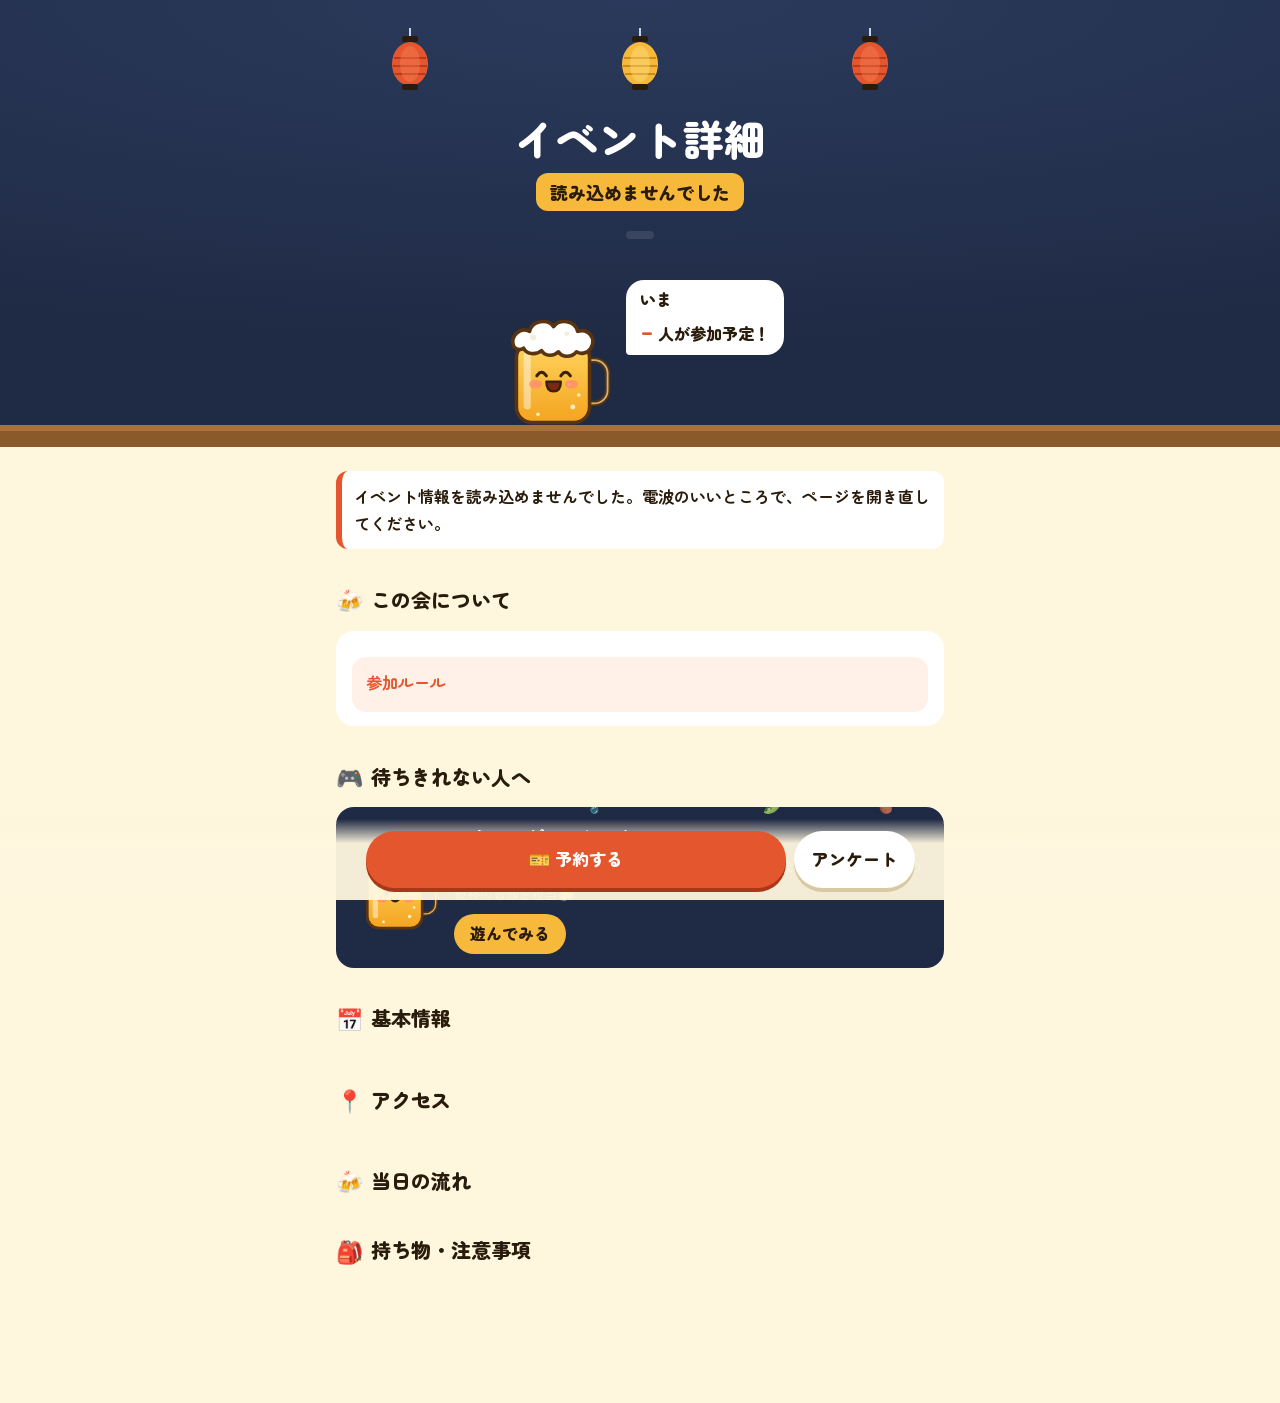
<file: event.html>
<!doctype html>
<html lang="ja">
<head>
<meta charset="utf-8">
<meta name="viewport" content="width=device-width, initial-scale=1, viewport-fit=cover">
<title>イベント詳細</title>
<link rel="preconnect" href="https://fonts.googleapis.com">
<link href="https://fonts.googleapis.com/css2?family=Zen+Maru+Gothic:wght@500;700;900&display=swap" rel="stylesheet">
<script src="nomy.js"></script>
<script>document.documentElement.classList.add('js');</script>
<style>
  :root {
    --night: #1F2A44;
    --night-2: #2B3A5C;
    --lantern: #E4572E;
    --beer: #F6B93B;
    --ink: #2A1C0C;
    --sub: #6B5A44;
    --paper: #FFF6DE;
    --card: #FFFFFF;
    --line: #F0E2BC;
  }
  * { box-sizing: border-box; }
  body {
    margin: 0; color: var(--ink); background: var(--paper);
    font-family: "Zen Maru Gothic", "Hiragino Maru Gothic ProN", "Hiragino Sans", sans-serif;
    font-size: 16px; line-height: 1.7;
  }
  .hero {
    position: relative; background: radial-gradient(120% 80% at 50% 0%, var(--night-2), var(--night));
    color: #fff; text-align: center; padding: calc(28px + env(safe-area-inset-top)) 16px 0; overflow: hidden;
  }
  .hero .string { position: absolute; top: 0; left: 0; right: 0; height: 60px; }
  .lanterns { display: flex; justify-content: space-between; max-width: 520px; margin: 0 auto; padding: 0 8px; }
  .lanterns svg { width: 44px; transform-origin: 50% 0; animation: sway 3.2s ease-in-out infinite; }
  .lanterns svg:nth-child(2) { animation-delay: -1.1s; } .lanterns svg:nth-child(3) { animation-delay: -2.2s; }
  @keyframes sway { 0%,100% { transform: rotate(-4deg); } 50% { transform: rotate(4deg); } }
  .hero h1 { font-size: clamp(28px, 8vw, 42px); font-weight: 900; line-height: 1.25; margin: 14px auto 8px; max-width: 14em; word-break: auto-phrase; }
  .hero .when { display: inline-block; background: var(--beer); color: var(--ink); font-weight: 900; font-size: 18px; border-radius: 12px; padding: 4px 14px; }
  .hero .place { margin: 8px 0 0; color: #D7DEEE; font-weight: 700; }
  .hero .nomy-row { display: flex; align-items: flex-end; justify-content: center; gap: 10px; margin-top: 18px; }
  .hero .nomy-box { width: 120px; margin-bottom: -6px; }
  .count {
    background: #fff; color: var(--ink); border-radius: 18px 18px 18px 4px; padding: 8px 14px; font-weight: 900;
    margin-bottom: 70px; text-align: left; line-height: 1.4;
  }
  .count b { font-size: 26px; color: var(--lantern); font-variant-numeric: tabular-nums; }
  .counter-ground { height: 22px; background: #8A5A2B; border-top: 6px solid #A8723D; margin: 0 -16px; }

  main { max-width: 640px; margin: 0 auto; padding: 8px 16px 120px; }
  section { margin-top: 32px; }
  h2 { font-size: 20px; font-weight: 900; margin: 0 0 12px; display: flex; align-items: center; gap: 8px; }
  h2 .ic { font-size: 22px; }

  .facts { display: grid; grid-template-columns: auto 1fr; gap: 0; background: var(--card); border-radius: 18px; overflow: hidden; margin: 0; }
  .facts dt, .facts dd { padding: 12px 16px; margin: 0; border-bottom: 1px solid var(--line); }
  .facts dt { color: var(--sub); font-weight: 700; font-size: 14px; white-space: nowrap; }
  .facts dd { font-weight: 700; word-break: break-word; }
  .facts > :nth-last-child(-n+2) { border-bottom: 0; }

  .map { border-radius: 18px; overflow: hidden; background: var(--card); }
  .map iframe { display: block; width: 100%; height: 260px; border: 0; }
  .map .addr { padding: 12px 16px; font-weight: 700; }
  .map .addr small { display: block; color: var(--sub); font-weight: 500; }
  .btn-map { display: inline-flex; align-items: center; gap: 6px; margin: 0 16px 16px; padding: 10px 16px; border-radius: 999px;
    background: var(--night); color: #fff; text-decoration: none; font-weight: 700; }

  ol.flow { list-style: none; margin: 0; padding: 0; position: relative; }
  ol.flow::before { content: ""; position: absolute; left: 62px; top: 10px; bottom: 10px; width: 3px; background: var(--line); border-radius: 2px; }
  ol.flow li { display: grid; grid-template-columns: 52px 22px 1fr; align-items: start; gap: 6px; padding: 6px 0; }
  ol.flow .t { font-weight: 900; text-align: right; font-variant-numeric: tabular-nums; }
  ol.flow .dot { width: 16px; height: 16px; border-radius: 50%; background: var(--beer); border: 3px solid var(--paper); margin: 4px auto 0; position: relative; z-index: 1; }
  ol.flow li:first-child .dot { background: var(--lantern); }
  ol.flow .what { background: var(--card); border-radius: 12px; padding: 6px 12px; font-weight: 700; }

  .notes { background: var(--card); border-radius: 18px; padding: 14px 16px; white-space: pre-wrap; word-break: break-word; margin: 0; }
  .empty { color: var(--sub); font-size: 15px; }

  .cta {
    position: fixed; left: 0; right: 0; bottom: 0; padding: 12px 16px calc(12px + env(safe-area-inset-bottom));
    background: linear-gradient(transparent, rgba(255,246,222,.95) 30%); display: flex; justify-content: center;
  }
  .cta a {
    flex: 1; max-width: 420px; text-align: center; text-decoration: none; background: var(--lantern); color: #fff;
    font-weight: 900; font-size: 17px; border-radius: 999px; padding: 14px; box-shadow: 0 4px 0 #A8381A;
  }
  .cta { gap: 8px; }
  .cta a.cta2 { flex: 0 0 auto; background: #fff; color: #2A1C0C; box-shadow: 0 4px 0 #D9C9A3; padding: 14px 18px; }
  .cta a:focus-visible, .btn-map:focus-visible { outline: 3px solid var(--beer); outline-offset: 2px; }
  .cd { display: inline-block; margin-top: 8px; background: rgba(255,255,255,.1); border-radius: 999px; padding: 4px 14px; font-weight: 700; color: #fff; }
  .cd b { color: var(--beer); font-size: 22px; font-variant-numeric: tabular-nums; margin: 0 2px; }
  .js .cd { animation: rise-in .6s cubic-bezier(.2,.8,.2,1) .65s both; }
  .game { display: grid; grid-template-columns: 90px 1fr; gap: 12px; align-items: center; background: var(--night); color: #fff; border-radius: 18px; padding: 14px 16px; text-decoration: none; position: relative; overflow: hidden; }
  .game .gn { width: 90px; }
  .game b { font-size: 18px; display: block; }
  .game small { color: #C9D2E4; }
  .game .go { display: inline-block; margin-top: 8px; background: var(--beer); color: var(--ink); border-radius: 999px; padding: 6px 16px; font-weight: 900; }
  .game .fall { position: absolute; top: -20px; font-size: 18px; animation: drop2 3s linear infinite; opacity: .8; }
  @keyframes drop2 { to { transform: translateY(160px) rotate(40deg); } }
  .deadline { text-align: center; color: var(--sub); font-size: 14px; font-weight: 700; margin-top: 8px; }
  .err { background: #fff; border-left: 6px solid var(--lantern); border-radius: 12px; padding: 12px; font-weight: 700; }
  .skeleton { color: transparent; background: rgba(255,255,255,.18); border-radius: 8px; }

  .about { background: var(--card); border-radius: 18px; padding: 14px 16px; }
  .about p { margin: 0; white-space: pre-wrap; font-weight: 700; }
  .rules { margin-top: 12px; background: #FFF0E8; border-radius: 14px; padding: 12px 14px; }
  .rules b { color: var(--lantern); display: block; margin-bottom: 4px; }
  .rules p { white-space: pre-wrap; font-size: 14px; font-weight: 500; }

  /* ページを開いたときの登場（1回だけ） */
  .js .lanterns svg { animation: drop .7s cubic-bezier(.3,1.5,.5,1) both, sway 3.2s ease-in-out .7s infinite; }
  .js .lanterns svg:nth-child(2) { animation-delay: .12s, .82s; } .js .lanterns svg:nth-child(3) { animation-delay: .24s, .94s; }
  @keyframes drop { from { transform: translateY(-80px) rotate(-10deg); opacity: 0; } }
  .js .hero h1, .js .hero .when, .js .hero .place { animation: rise-in .6s cubic-bezier(.2,.8,.2,1) both; }
  .js .hero h1 { animation-delay: .35s; } .js .hero .when { animation-delay: .5s; } .js .hero .place { animation-delay: .6s; }
  .js .hero .nomy-box { animation: peek .8s cubic-bezier(.3,1.4,.5,1) .7s both; }
  .js .hero .count { animation: pop .5s cubic-bezier(.3,1.5,.6,1) 1.2s both; transform-origin: 0 100%; }
  @keyframes rise-in { from { opacity: 0; transform: translateY(14px); } }
  @keyframes peek { from { transform: translateY(70px); } }
  @keyframes pop { from { opacity: 0; transform: scale(.6); } }
  /* スクロールで出てくる */
  .js .reveal { opacity: 0; transform: translateY(18px); transition: opacity .6s ease, transform .6s cubic-bezier(.2,.8,.2,1); }
  .js .reveal.in { opacity: 1; transform: none; }
  .js ol.flow li { opacity: 0; transform: translateX(-10px); transition: opacity .4s ease, transform .4s ease; transition-delay: calc(var(--i) * 90ms); }
  .js .in ol.flow li { opacity: 1; transform: none; }
  .js ol.flow .dot { transform: scale(0); transition: transform .35s cubic-bezier(.3,1.6,.5,1); transition-delay: calc(var(--i) * 90ms + 120ms); }
  .js .in ol.flow .dot { transform: scale(1); }
  .cta a { transition: transform .15s ease; }
  .cta a:active { transform: translateY(2px); }
  .js .cta { animation: rise-in .5s ease 1.4s both; }

  @media (prefers-reduced-motion: reduce) {
    .lanterns svg, .js .lanterns svg, .js .hero h1, .js .hero .when, .js .hero .place, .js .hero .nomy-box, .js .hero .count, .js .cta { animation: none !important; }
    .js .reveal, .js ol.flow li, .js ol.flow .dot { opacity: 1 !important; transform: none !important; transition: none !important; }
  }
</style>
</head>
<body>
<header class="hero">
  <div class="lanterns" aria-hidden="true">
    <svg viewBox="0 0 44 70"><line x1="22" y1="0" x2="22" y2="10" stroke="#C9D2E4" stroke-width="2"/><rect x="14" y="8" width="16" height="6" rx="2" fill="#2A1C0C"/><ellipse cx="22" cy="36" rx="18" ry="22" fill="#E4572E"/><path d="M6 30 h32 M5 38 h34 M7 46 h30" stroke="#B83A1C" stroke-width="2"/><rect x="14" y="56" width="16" height="6" rx="2" fill="#2A1C0C"/><ellipse cx="22" cy="36" rx="10" ry="18" fill="#FF8A5C" opacity=".35"/></svg>
    <svg viewBox="0 0 44 70"><line x1="22" y1="0" x2="22" y2="10" stroke="#C9D2E4" stroke-width="2"/><rect x="14" y="8" width="16" height="6" rx="2" fill="#2A1C0C"/><ellipse cx="22" cy="36" rx="18" ry="22" fill="#F6B93B"/><path d="M6 30 h32 M5 38 h34 M7 46 h30" stroke="#C98A16" stroke-width="2"/><rect x="14" y="56" width="16" height="6" rx="2" fill="#2A1C0C"/><ellipse cx="22" cy="36" rx="10" ry="18" fill="#FFE08A" opacity=".4"/></svg>
    <svg viewBox="0 0 44 70"><line x1="22" y1="0" x2="22" y2="10" stroke="#C9D2E4" stroke-width="2"/><rect x="14" y="8" width="16" height="6" rx="2" fill="#2A1C0C"/><ellipse cx="22" cy="36" rx="18" ry="22" fill="#E4572E"/><path d="M6 30 h32 M5 38 h34 M7 46 h30" stroke="#B83A1C" stroke-width="2"/><rect x="14" y="56" width="16" height="6" rx="2" fill="#2A1C0C"/><ellipse cx="22" cy="36" rx="10" ry="18" fill="#FF8A5C" opacity=".35"/></svg>
  </div>
  <h1 id="name"><span class="skeleton">イベント名を読み込み中</span></h1>
  <span class="when" id="date">…</span>
  <p class="place" id="placeTop"></p>
  <div class="cd" id="cd" hidden></div>
  <div class="nomy-row">
    <div class="nomy-box" id="nomy"></div>
    <p class="count" id="count" aria-live="polite">いま<br><b>–</b> 人が参加予定！</p>
  </div>
  <div class="counter-ground" aria-hidden="true"></div>
</header>

<main id="main">
  <section class="reveal" aria-labelledby="h-about">
    <h2 id="h-about"><span class="ic" aria-hidden="true">🍻</span>この会について</h2>
    <div class="about"><p id="greet"></p><div class="rules"><b>参加ルール</b><p id="rules"></p></div></div>
  </section>

  <section class="reveal" aria-labelledby="h-game">
    <h2 id="h-game"><span class="ic" aria-hidden="true">🎮</span>待ちきれない人へ</h2>
    <a class="game" href="https://liff.line.me/2012697224-lfwPcqYm/game.html">
      <span class="fall" style="left:40%;animation-delay:-.5s" aria-hidden="true">🫧</span><span class="fall" style="left:70%;animation-delay:-1.8s" aria-hidden="true">🫛</span><span class="fall" style="left:88%;animation-delay:-2.6s" aria-hidden="true">🍗</span>
      <span class="gn" id="gameNomy"></span>
      <span><b>ノミィのゲームセンター</b><small>泡キャッチ・ジャスト乾杯・毎日おみくじ・チーム対抗戦！優勝チームは当日の乾杯の音頭を担当🍻</small><br><span class="go">遊んでみる</span></span>
    </a>
  </section>

  <section class="reveal" aria-labelledby="h-basic">
    <h2 id="h-basic"><span class="ic" aria-hidden="true">📅</span>基本情報</h2>
    <dl class="facts" id="facts"></dl>
  </section>

  <section class="reveal" id="access" aria-labelledby="h-access">
    <h2 id="h-access"><span class="ic" aria-hidden="true">📍</span>アクセス</h2>
    <div class="map" id="map"></div>
  </section>

  <section class="reveal" aria-labelledby="h-flow">
    <h2 id="h-flow"><span class="ic" aria-hidden="true">🍻</span>当日の流れ</h2>
    <div id="flow"></div>
  </section>

  <section class="reveal" aria-labelledby="h-notes">
    <h2 id="h-notes"><span class="ic" aria-hidden="true">🎒</span>持ち物・注意事項</h2>
    <div id="notes"></div>
  </section>
  <p class="deadline" id="deadline"></p>
</main>

<div class="cta"><a id="cta" href="https://liff.line.me/2012697224-lfwPcqYm/reserve.html">🎫 予約する</a><a class="cta2" href="https://liff.line.me/2012697224-lfwPcqYm">アンケート</a></div>

<script>
const GAS_URL = 'https://script.google.com/macros/s/AKfycby45UwD6Ymwvnf_D_4vMbUGY_m0DUGJtse1oD3hqwHVuDASQ996Xnu2-AKLAqKheMiytQ/exec';
const PREVIEW = new URLSearchParams(location.search).has('preview');
const SAMPLE = {
  ok: true, attending: 12,
  event: {
    name: '年末だよ！みんなで忘年会', date: '12/20(土) 19:00〜', place: '居酒屋 のんき 渋谷店', address: '東京都渋谷区道玄坂1-2-3 のんきビル2F',
    fee: '4,000円（飲み放題つき）', mapUrl: '',
    deadline: '12/13(土)まで', eventDate: '2026-12-20',
    schedule: '18:45 受付\n19:00 カンパイ！\n19:30 自己紹介タイム\n20:30 夢・目標シェア\n21:00 締め・集合写真',
    greeting: 'Phoenixは、飲み会・カフェ会・シーシャ会などを通して「将来の夢」や「これからの働き方」を気軽に語り合えるコミュニティです。',
    rules: '・セクハラ、パワハラ、しつこい勧誘・営業は禁止です\n・守れない場合は途中で退場していただき、次回以降も参加できません\n・20歳未満の方は参加できません',
    notes: '・会費は当日現金でお願いします\n・遅れる場合はLINEで連絡してね',
  },
};
const $ = (id) => document.getElementById(id);
const el = (tag, props, kids) => { const e = Object.assign(document.createElement(tag), props || {}); (kids || []).forEach((k) => e.append(k)); return e; };

Nomy.installCSS();
$('nomy').innerHTML = Nomy.svg({ id: 'ev', face: 'happy' });
$('gameNomy').innerHTML = Nomy.svg({ id: 'gm', face: 'wink' });

function isSet(v) { return v && v !== '未定'; }

function render(d) {
  const ev = d.event;
  document.title = ev.name + '｜イベント詳細';
  $('name').textContent = ev.name;
  $('date').textContent = ev.date;
  $('placeTop').textContent = isSet(ev.place) ? '@ ' + ev.place : '';
  const num = el('b', { textContent: '0' });
  $('count').replaceChildren('いま', el('br'), num, ' 人が参加予定！');
  countUp(num, d.attending);
  $('greet').textContent = ev.greeting || '';
  if (/^\d{4}-\d{2}-\d{2}$/.test(ev.eventDate || '')) {
    const now = new Date(Date.now() + 9 * 3600 * 1000);
    const [y, m, d] = ev.eventDate.split('-').map(Number);
    const left = Math.round((Date.UTC(y, m - 1, d) - Date.UTC(now.getUTCFullYear(), now.getUTCMonth(), now.getUTCDate())) / 86400000);
    if (left >= 0) {
      $('cd').hidden = false;
      $('cd').replaceChildren(...(left > 0 ? ['開催まで あと', el('b', { textContent: left }), '日'] : ['🎉 今日が開催日！']));
    }
  }
  $('rules').textContent = ev.rules || '';

  const facts = [['日時', ev.date], ['場所', ev.place], ['会費', ev.fee]];
  if (ev.deadline) facts.push(['回答の締切', ev.deadline]);
  $('facts').replaceChildren(...facts.flatMap(([k, v]) => [el('dt', { textContent: k }), el('dd', { textContent: v || '未定' })]));

  // 地図：住所（なければ店名）で埋め込み。Googleマップの共有リンクがあればボタンはそちらへ
  const q = ev.address || (isSet(ev.place) ? ev.place : '');
  const map = $('map');
  if (q) {
    const iframe = el('iframe', { title: ev.place + 'の地図', loading: 'lazy', referrerPolicy: 'no-referrer-when-downgrade',
      src: 'https://www.google.com/maps?q=' + encodeURIComponent(q) + '&output=embed' });
    const href = /^https:\/\//.test(ev.mapUrl) ? ev.mapUrl : 'https://www.google.com/maps/search/?api=1&query=' + encodeURIComponent(q);
    map.replaceChildren(iframe,
      el('div', { className: 'addr' }, [document.createTextNode(ev.place), el('small', { textContent: ev.address })]),
      el('a', { className: 'btn-map', href, target: '_blank', rel: 'noopener', textContent: 'Googleマップで開く' }));
  } else {
    map.replaceChildren(el('p', { className: 'addr empty', textContent: 'お店が決まったら、ここに地図が出ます。' }));
  }

  // 当日の流れ：「19:00 カンパイ」の形なら時刻と内容に分ける
  const lines = (ev.schedule || '').split('\n').map((s) => s.trim()).filter(Boolean);
  $('flow').replaceChildren(lines.length
    ? el('ol', { className: 'flow' }, lines.map((s) => {
        const m = s.match(/^(\d{1,2}[:：]\d{2})\s*[〜~-]?\s*(.*)$/);
        const li = el('li', {}, [el('span', { className: 't', textContent: m ? m[1].replace('：', ':') : '' }), el('span', { className: 'dot' }), el('span', { className: 'what', textContent: m ? m[2] : s })]);
        li.style.setProperty('--i', lines.indexOf(s));
        return li;
      }))
    : el('p', { className: 'empty', textContent: '当日の流れは、決まりしだいここに載せます。' }));

  $('notes').replaceChildren(ev.notes
    ? el('p', { className: 'notes', textContent: ev.notes })
    : el('p', { className: 'empty', textContent: '今のところ、特に持ち物はありません。' }));
  $('deadline').textContent = ev.deadline ? 'アンケートの締切：' + ev.deadline : '';
}

const REDUCED = matchMedia('(prefers-reduced-motion: reduce)').matches;
function countUp(node, to) {
  if (REDUCED || !to) { node.textContent = to; return; }
  const t0 = performance.now() + 1300; // 吹き出しが出てから数える
  const step = (t) => { const p = Math.max(0, Math.min(1, (t - t0) / 900)); node.textContent = Math.round(to * (1 - Math.pow(1 - p, 3))); if (p < 1) requestAnimationFrame(step); };
  requestAnimationFrame(step);
}

// スクロールで各セクションを表示
const io = 'IntersectionObserver' in window ? new IntersectionObserver((es) => es.forEach((e) => { if (e.isIntersecting) { e.target.classList.add('in'); io.unobserve(e.target); } }), { threshold: .15 }) : null;
document.querySelectorAll('.reveal').forEach((s) => io ? io.observe(s) : s.classList.add('in'));

// ノミィ：ページを開いたら手（泡）をふる
setTimeout(() => Nomy.play(document.querySelector('#nomy svg'), 'jump'), 1500);

async function load() {
  try {
    const d = PREVIEW ? SAMPLE : await (await fetch(GAS_URL + '?type=event')).json();
    if (!d.ok) throw new Error('bad');
    render(d);
  } catch (e) {
    $('name').textContent = 'イベント詳細';
    $('date').textContent = '読み込めませんでした';
    $('main').prepend(el('p', { className: 'err', textContent: 'イベント情報を読み込めませんでした。電波のいいところで、ページを開き直してください。' }));
  }
}
load();
</script>
</body>
</html>
</file>
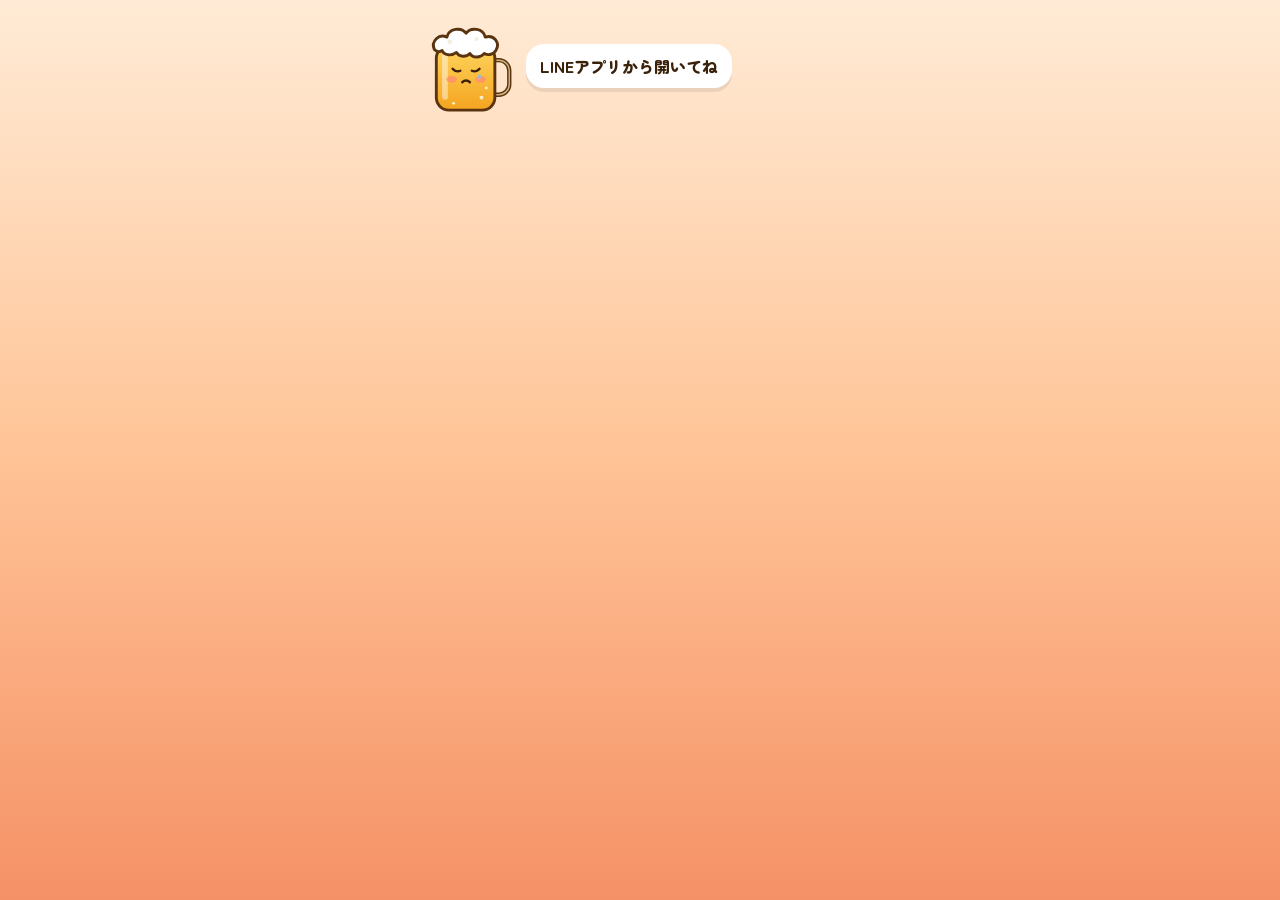
<file: feedback.html>
<!doctype html>
<html lang="ja">
<head>
<meta charset="utf-8">
<meta name="viewport" content="width=device-width, initial-scale=1, viewport-fit=cover">
<title>感想アンケート</title>
<link rel="preconnect" href="https://fonts.googleapis.com">
<link href="https://fonts.googleapis.com/css2?family=Zen+Maru+Gothic:wght@500;700;900&display=swap" rel="stylesheet">
<script src="nomy.js"></script>
<style>
  :root { --coral: #E4572E; --ink: #3A220A; --sub: #7A5528; --gold: #F6B93B; }
  * { box-sizing: border-box; }
  html, body { margin: 0; min-height: 100%; }
  body { background: linear-gradient(180deg, #FFEBD6 0%, #FFC497 50%, #F59166 100%) fixed; color: var(--ink); font-family: "Zen Maru Gothic", "Hiragino Maru Gothic ProN", "Hiragino Sans", sans-serif;
    padding: calc(16px + env(safe-area-inset-top)) 16px calc(28px + env(safe-area-inset-bottom)); }
  main { max-width: 440px; margin: 0 auto; }
  .head { display: flex; align-items: center; gap: 10px; }
  .head .nomy-box { width: 96px; flex-shrink: 0; }
  .say { background: #fff; border-radius: 18px; padding: 10px 14px; font-weight: 900; box-shadow: 0 4px 0 rgba(0,0,0,.08); }
  .card { background: #FFFDF8; border-radius: 24px; padding: 20px 18px; margin-top: 14px; box-shadow: 0 6px 0 rgba(0,0,0,.08); }
  h1 { font-size: 20px; margin: 0 0 4px; }
  .q { font-weight: 900; margin: 18px 0 8px; }
  .stars { display: flex; justify-content: space-between; gap: 4px; }
  .stars button { flex: 1; border: 0; background: transparent; font-size: 40px; line-height: 1; cursor: pointer; filter: grayscale(1); opacity: .35; transition: transform .15s, filter .2s, opacity .2s; padding: 4px 0; }
  .stars button.on { filter: none; opacity: 1; transform: scale(1.12); }
  .stars button:focus-visible { outline: 3px solid var(--ink); border-radius: 12px; }
  .label { text-align: center; font-weight: 900; color: var(--coral); min-height: 1.4em; margin-top: 4px; }
  .choices { display: grid; gap: 8px; }
  .choices button { border: 2px solid #FFD2AE; background: #FFF6EC; border-radius: 16px; padding: 12px; font: inherit; font-weight: 900; font-size: 15px; cursor: pointer; text-align: left; }
  .choices button[aria-pressed="true"] { background: #fff; border-color: var(--coral); box-shadow: 0 4px 0 var(--coral); transform: translateY(-2px); }
  textarea { width: 100%; min-height: 80px; border: 2px solid #F0DDC4; border-radius: 14px; padding: 10px 12px; font: inherit; font-size: 16px; background: #fff; }
  .btn { display: block; width: 100%; margin-top: 18px; border: 0; border-radius: 999px; padding: 16px; font: inherit; font-weight: 900; font-size: 18px; background: var(--coral); color: #fff; box-shadow: 0 5px 0 #A93A18; cursor: pointer; text-align: center; text-decoration: none; }
  .btn:disabled { opacity: .5; }
  .btn.sub { background: #fff; color: var(--ink); box-shadow: 0 5px 0 rgba(0,0,0,.12); }
  .err { color: #C0392B; font-weight: 700; margin-top: 10px; }
  .badge { display: inline-block; background: var(--ink); color: #fff; border-radius: 999px; padding: 6px 18px; font-weight: 900; }
  .center { text-align: center; }
  [hidden] { display: none !important; }
</style>
</head>
<body>
<main>
  <div class="head"><div class="nomy-box" id="nomy"></div><div class="say" id="say">読み込み中…</div></div>

  <div class="card" id="form" hidden>
    <h1 id="title">参加ありがとう！</h1>
    <p style="margin:0;color:var(--sub);font-weight:700">1分で終わるよ。次の会づくりの参考にします🙏</p>
    <p class="q">満足度は？</p>
    <div class="stars" id="stars" role="radiogroup" aria-label="満足度（5段階）"></div>
    <div class="label" id="starLabel"></div>
    <p class="q">また参加したい？</p>
    <div class="choices" id="again">
      <button type="button" aria-pressed="false" data-v="ぜひ参加したい">🙌 ぜひ参加したい！</button>
      <button type="button" aria-pressed="false" data-v="たぶん参加する">🙂 たぶん参加する</button>
      <button type="button" aria-pressed="false" data-v="今回はいいかな">🙇 今回はいいかな</button>
    </div>
    <p class="q">ひとこと（任意）</p>
    <textarea id="comment" maxlength="500" placeholder="楽しかったこと、次にやってほしい会など"></textarea>
    <button class="btn" id="send" type="button" disabled>送信する</button>
    <p class="err" id="err" role="alert"></p>
  </div>

  <div class="card center" id="done" hidden>
    <h1>ありがとう！🎉</h1>
    <p style="font-weight:700;color:var(--sub)">あなたのこれまでの参加</p>
    <p><span class="badge" id="badge"></span></p>
    <p id="visits" style="font-weight:900"></p>
    <a class="btn" id="toReserve" href="reserve.html">🎫 次の会を予約する</a>
    <a class="btn sub" id="toGame" href="game.html">🎮 ゲームセンターへ</a>
  </div>
</main>
<script>
const LIFF_ID = '2012697224-lfwPcqYm';
const GAS_URL = 'https://script.google.com/macros/s/AKfycby45UwD6Ymwvnf_D_4vMbUGY_m0DUGJtse1oD3hqwHVuDASQ996Xnu2-AKLAqKheMiytQ/exec';
const params = new URLSearchParams(location.search);
const PREVIEW = params.has('preview');
const $ = (id) => document.getElementById(id);
Nomy.installCSS();
$('nomy').innerHTML = Nomy.svg({ id: 'fn', face: 'happy' });
const nomy = $('nomy').querySelector('svg');
const say = (t, f, m) => { $('say').textContent = t; Nomy.setFace(nomy, f || 'happy'); if (m) Nomy.play(nomy, m); };

let rating = 0, again = '';
const LABELS = ['', 'いまいち…', 'ふつう', 'よかった！', 'とてもよかった！', '最高！！🎉'];
const FACES = ['', 'sad', 'normal', 'happy', 'happy', 'sparkle'];
$('stars').replaceChildren(...[1, 2, 3, 4, 5].map((n) => {
  const b = document.createElement('button');
  b.type = 'button'; b.textContent = '⭐'; b.setAttribute('role', 'radio'); b.setAttribute('aria-checked', 'false'); b.setAttribute('aria-label', n + '点');
  b.addEventListener('click', () => {
    rating = n;
    [...$('stars').children].forEach((x, i) => { x.classList.toggle('on', i < n); x.setAttribute('aria-checked', String(i + 1 === n)); });
    $('starLabel').textContent = LABELS[n];
    say(LABELS[n], FACES[n], 'jump');
    upd();
  });
  return b;
}));
$('again').addEventListener('click', (e) => {
  const b = e.target.closest('button'); if (!b) return;
  again = b.dataset.v;
  [...$('again').children].forEach((x) => x.setAttribute('aria-pressed', String(x === b)));
  upd();
});
function upd() { $('send').disabled = !(rating && again); }

async function api(body) {
  if (PREVIEW) { await new Promise((r) => setTimeout(r, 400)); return { ok: true, done: body.type === 'feedback' || params.has('done'), nickname: 'ありす', eventName: '年末だよ！みんなで忘年会', visits: 3, badge: '⭐ リピーター' }; }
  const r = await fetch(GAS_URL, { method: 'POST', headers: { 'Content-Type': 'text/plain;charset=utf-8' }, body: JSON.stringify({ ...body, idToken: liff.getIDToken() }) });
  return r.json();
}
function showDone(res) {
  $('form').hidden = true; $('done').hidden = false;
  $('badge').textContent = res.badge || '🌱 これから';
  $('visits').textContent = res.visits ? '参加 ' + res.visits + ' 回' : '';
  say('また会おうね！🍻', 'sparkle', 'jump');
}
$('send').addEventListener('click', async () => {
  $('send').disabled = true; $('err').textContent = '';
  try {
    const res = await api({ type: 'feedback', rating, again, comment: $('comment').value.trim() });
    if (!res.ok) throw new Error(res.error);
    showDone(res);
  } catch (e) { $('err').textContent = '送れませんでした。電波のいいところでもう一度押してね。'; $('send').disabled = false; }
});

function loadSdk() {
  if (window.liff) return Promise.resolve();
  return new Promise((res, rej) => {
    const sc = document.createElement('script');
    sc.src = 'https://static.line-scdn.net/liff/edge/2/sdk.js'; sc.charset = 'utf-8';
    sc.onload = res; sc.onerror = rej; document.head.appendChild(sc);
    setTimeout(() => rej(new Error('timeout')), 15000);
  });
}
async function main() {
  if (!PREVIEW) {
    try { await loadSdk(); await liff.init({ liffId: LIFF_ID }); } catch (e) { say('LINEアプリから開いてね', 'sad'); return; }
    if (!liff.isLoggedIn()) { liff.login({ redirectUri: location.href }); return; }
    $('toReserve').href = 'https://liff.line.me/' + LIFF_ID + '/reserve.html';
    $('toGame').href = 'https://liff.line.me/' + LIFF_ID + '/game.html';
  }
  let res;
  try { res = await api({ type: 'feedbackStatus' }); } catch (e) { say('読み込めませんでした。開き直してね', 'sad'); return; }
  if (!res.ok) { say('読み込めませんでした。開き直してね', 'sad'); return; }
  if (res.done) return showDone(res);
  $('title').textContent = (res.eventName || '') + ' 参加ありがとう！';
  $('form').hidden = false;
  say(res.nickname + 'さん、来てくれてありがとう！', 'happy', 'jump');
}
main();
</script>
</body>
</html>
</file>
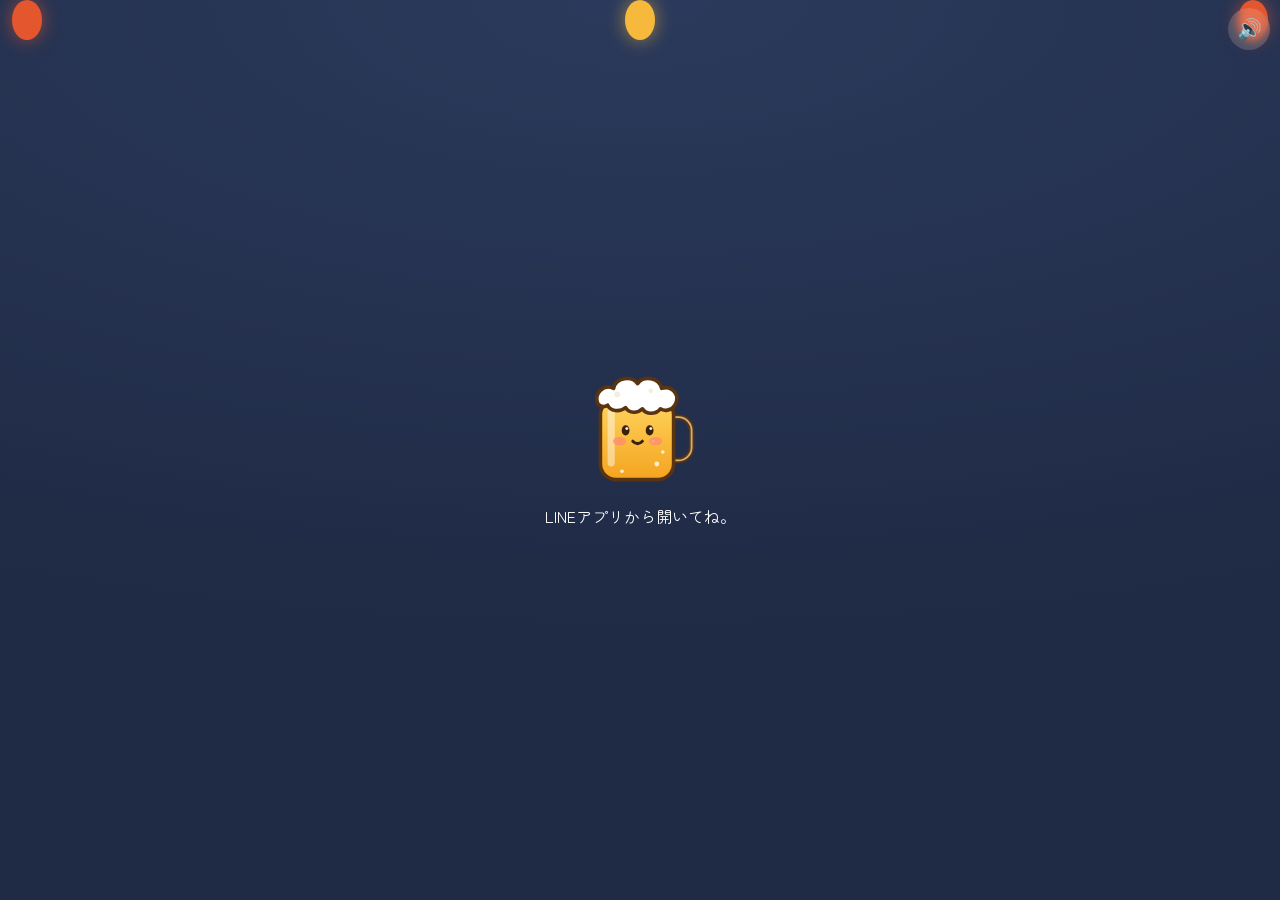
<file: game.html>
<!doctype html>
<html lang="ja">
<head>
<meta charset="utf-8">
<meta name="viewport" content="width=device-width, initial-scale=1, viewport-fit=cover, user-scalable=no">
<title>ノミィのゲームセンター</title>
<link rel="preconnect" href="https://fonts.googleapis.com">
<link href="https://fonts.googleapis.com/css2?family=Zen+Maru+Gothic:wght@500;700;900&display=swap" rel="stylesheet">
<script src="nomy.js"></script>
<style>
  :root {
    --night: #1F2A44;
    --night-2: #2B3A5C;
    --beer: #F6B93B;
    --lantern: #E4572E;
    --paper: #FFF6DE;
    --ink: #2A1C0C;
    --sub: #C9D2E4;
    --ok: #3FB27F;
  }
  * { box-sizing: border-box; -webkit-tap-highlight-color: transparent; }
  html, body { height: 100%; margin: 0; }
  body {
    background: radial-gradient(120% 70% at 50% 0%, var(--night-2), var(--night));
    color: #fff; font-family: "Zen Maru Gothic", "Hiragino Maru Gothic ProN", "Hiragino Sans", sans-serif;
    overflow: hidden; touch-action: none; user-select: none; -webkit-user-select: none;
  }
  .screen { position: fixed; inset: 0; display: none; flex-direction: column; align-items: center; justify-content: center;
    padding: calc(16px + env(safe-area-inset-top)) 16px calc(16px + env(safe-area-inset-bottom)); text-align: center; }
  .screen.on { display: flex; animation: in .35s ease; }
  .screen.scroll { justify-content: flex-start; overflow-y: auto; touch-action: pan-y; -webkit-overflow-scrolling: touch; padding-top: calc(46px + env(safe-area-inset-top)); padding-bottom: calc(40px + env(safe-area-inset-bottom)); }
  @keyframes in { from { opacity: 0; transform: scale(.97); } }
  .lanterns { position: fixed; top: 0; left: 0; right: 0; display: flex; justify-content: space-between; padding: 0 12px; pointer-events: none; z-index: 1; }
  .lanterns span { width: 30px; height: 40px; border-radius: 50%; background: var(--lantern); box-shadow: 0 0 18px rgba(228,87,46,.6); transform-origin: 50% -20px; animation: sway 3s ease-in-out infinite; }
  .lanterns span:nth-child(2) { background: var(--beer); box-shadow: 0 0 18px rgba(246,185,59,.6); animation-delay: -1s; }
  .lanterns span:nth-child(3) { animation-delay: -2s; }
  @keyframes sway { 0%,100% { transform: rotate(-5deg); } 50% { transform: rotate(5deg); } }
  body.playing .lanterns { display: none; }

  .title { font-size: clamp(24px, 7.5vw, 34px); font-weight: 900; line-height: 1.2; margin: 6px 0; }
  .title small { display: block; font-size: 14px; color: var(--sub); font-weight: 700; margin-top: 4px; }
  .hero-nomy { width: 120px; margin: 6px auto 0; }
  .countdown { display: inline-flex; align-items: baseline; gap: 6px; background: rgba(255,255,255,.08); border-radius: 999px; padding: 6px 16px; font-weight: 700; margin: 6px 0 4px; }
  .countdown b { font-size: 26px; color: var(--beer); font-variant-numeric: tabular-nums; }
  .card { background: var(--paper); color: var(--ink); border-radius: 20px; padding: 14px 16px; width: 100%; max-width: 400px; margin-top: 12px; text-align: left; flex-shrink: 0; }
  .card h2 { margin: 0 0 8px; font-size: 16px; display: flex; align-items: center; gap: 6px; }
  .card h2 .tag { margin-left: auto; font-size: 11px; background: var(--lantern); color: #fff; border-radius: 999px; padding: 1px 8px; }
  .card.dark { background: rgba(255,255,255,.08); color: #fff; }
  .me { display: flex; justify-content: space-between; align-items: center; font-weight: 900; }
  .me .best { font-size: 26px; color: var(--lantern); font-variant-numeric: tabular-nums; }
  ol.rank { list-style: none; margin: 0; padding: 0; display: grid; gap: 4px; }
  ol.rank li { display: grid; grid-template-columns: 30px 1fr auto; gap: 8px; align-items: center; padding: 4px 6px; border-radius: 10px; font-weight: 700; }
  ol.rank li.mine { background: #FFE6A8; }
  ol.rank .no { text-align: center; font-weight: 900; }
  ol.rank li:nth-child(1) .no::before { content: "🥇"; } ol.rank li:nth-child(2) .no::before { content: "🥈"; } ol.rank li:nth-child(3) .no::before { content: "🥉"; }
  ol.rank li:nth-child(-n+3) .no span { display: none; }
  ol.rank .sc { font-variant-numeric: tabular-nums; }
  .empty { color: #8A7B6E; font-size: 14px; margin: 0; }
  .note { font-size: 12px; color: #8A7B6E; margin: 8px 0 0; line-height: 1.6; }
  .btn { margin-top: 14px; border: 0; border-radius: 999px; padding: 15px 30px; min-width: 240px; font: inherit; font-weight: 900; font-size: 18px;
    background: var(--beer); color: var(--ink); box-shadow: 0 5px 0 #B8820F; cursor: pointer; }
  .btn:active { transform: translateY(3px); box-shadow: 0 2px 0 #B8820F; }
  .btn.ghost { background: transparent; color: #fff; box-shadow: none; border: 2px solid rgba(255,255,255,.4); font-size: 15px; padding: 10px 24px; margin-top: 10px; }
  .btn.small { min-width: 0; padding: 9px 18px; font-size: 15px; margin-top: 10px; }
  .btn:focus-visible { outline: 3px solid #fff; outline-offset: 3px; }
  .start-pulse { animation: pulse 1.6s ease-in-out infinite; }
  @keyframes pulse { 0%,100% { transform: scale(1); } 50% { transform: scale(1.05); } }

  /* ゲームの入口 */
  .games { display: grid; grid-template-columns: 1fr 1fr; gap: 10px; width: 100%; max-width: 400px; margin-top: 12px; flex-shrink: 0; }
  .gcard { position: relative; border: 0; border-radius: 20px; padding: 16px 10px 14px; font: inherit; color: var(--ink); cursor: pointer; text-align: center;
    background: linear-gradient(160deg, #FFE7A3, var(--beer)); box-shadow: 0 5px 0 #B8820F; animation: bob 3s ease-in-out infinite; }
  .gcard.k { background: linear-gradient(160deg, #FFD0BF, #F08A5D); box-shadow: 0 5px 0 #B4532C; animation-delay: -1.5s; }
  .gcard:active { transform: translateY(3px); box-shadow: 0 2px 0 #B8820F; }
  .gcard .em { font-size: 40px; display: block; line-height: 1.1; }
  .gcard b { display: block; font-size: 16px; margin-top: 4px; }
  .gcard small { display: block; font-size: 12px; margin-top: 2px; font-weight: 700; opacity: .8; }
  .gcard .new { position: absolute; top: -8px; right: -6px; background: var(--lantern); color: #fff; font-size: 11px; font-weight: 900; border-radius: 999px; padding: 2px 9px; transform: rotate(8deg); }
  @keyframes bob { 0%,100% { transform: translateY(0); } 50% { transform: translateY(-3px); } }

  /* チーム対抗戦 */
  .myteam { font-weight: 900; font-size: 18px; margin: 0 0 8px; }
  .myteam span { font-size: 26px; vertical-align: -3px; }
  .bars { display: grid; gap: 8px; }
  .bar { display: grid; grid-template-columns: max-content 1fr 3.8em; gap: 8px; align-items: center; font-weight: 700; font-size: 13px; }
  .bar > span:first-child { white-space: nowrap; }
  .bar .track { height: 14px; background: #EFE3C6; border-radius: 7px; overflow: hidden; }
  .bar .fill { height: 100%; width: 0; border-radius: 7px; transition: width 1.1s cubic-bezier(.2,.9,.3,1.1); }
  .bar.mine { color: var(--lantern); }
  .bar .pt { text-align: right; font-variant-numeric: tabular-nums; }

  /* おみくじ */
  .omikuji { text-align: center; }
  .omi-box { font-size: 54px; display: inline-block; }
  .omi-box.shake { animation: shake .12s linear 8; }
  @keyframes shake { 0%,100% { transform: rotate(-12deg); } 50% { transform: rotate(12deg); } }
  .omi-res { display: none; text-align: left; }
  .omi-res.on { display: block; animation: in .4s ease; }
  .luck { text-align: center; font-size: 34px; font-weight: 900; color: var(--lantern); margin: 2px 0 8px; }
  .omi-res dl { margin: 0; display: grid; grid-template-columns: max-content 1fr; gap: 6px 8px; font-size: 14px; }
  .omi-res dt { color: #8A7B6E; font-size: 12px; padding-top: 2px; }
  .omi-res dd { margin: 0; font-weight: 700; }

  /* 当日ミッション */
  ul.mission { list-style: none; margin: 0; padding: 0; display: grid; gap: 8px; }
  ul.mission li { display: grid; grid-template-columns: 26px 1fr; gap: 6px; align-items: start; font-size: 14px; font-weight: 700; line-height: 1.5; }
  ul.mission li i { font-style: normal; width: 22px; height: 22px; border: 2px solid #D8C9A5; border-radius: 6px; display: grid; place-items: center; font-size: 13px; margin-top: 1px; }

  /* タブ */
  .tabs { display: flex; gap: 4px; background: #EFE3C6; border-radius: 999px; padding: 3px; margin-bottom: 8px; }
  .tabs button { flex: 1; border: 0; background: transparent; border-radius: 999px; padding: 6px 4px; font: inherit; font-weight: 900; font-size: 13px; color: #8A7B6E; cursor: pointer; }
  .tabs button[aria-selected="true"] { background: var(--ink); color: #fff; }

  /* 泡キャッチ */
  #play { padding: 0; justify-content: flex-start; }
  .hud { position: relative; z-index: 3; width: 100%; display: flex; justify-content: space-between; align-items: center; padding: calc(10px + env(safe-area-inset-top)) 16px 8px; font-weight: 900; }
  .hud .score { font-size: 30px; color: var(--beer); font-variant-numeric: tabular-nums; }
  .hud .time { font-size: 18px; background: rgba(255,255,255,.12); border-radius: 999px; padding: 2px 12px; font-variant-numeric: tabular-nums; }
  .hud .time.hurry { color: var(--lantern); animation: pulse .5s infinite; }
  .combo { position: absolute; top: calc(64px + env(safe-area-inset-top)); left: 0; right: 0; z-index: 3; font-weight: 900; font-size: 18px; color: #FFE7A3; pointer-events: none; opacity: 0; transition: opacity .2s; }
  .combo.on { opacity: 1; }
  .combo.pop { animation: comboPop .25s ease; }
  @keyframes comboPop { 50% { transform: scale(1.3); } }
  .fever { position: absolute; inset: 0; z-index: 0; pointer-events: none; opacity: 0; transition: opacity .3s;
    background: radial-gradient(80% 60% at 50% 60%, rgba(246,185,59,.45), rgba(228,87,46,.15) 60%, transparent); }
  #play.fever-on .fever { opacity: 1; animation: feverGlow .5s ease-in-out infinite alternate; }
  @keyframes feverGlow { to { filter: brightness(1.3); } }
  .feverTxt { position: absolute; top: 38%; left: 0; right: 0; z-index: 4; font-size: 46px; font-weight: 900; color: var(--beer); text-shadow: 0 4px 0 var(--lantern); pointer-events: none; opacity: 0; }
  .feverTxt.go { animation: go 1.2s ease forwards; }
  .timebar { position: relative; z-index: 3; height: 6px; width: calc(100% - 32px); background: rgba(255,255,255,.12); border-radius: 3px; overflow: hidden; }
  .timebar i { display: block; height: 100%; width: 100%; background: var(--beer); transform-origin: left; }
  canvas { position: absolute; inset: 0; width: 100%; height: 100%; display: block; z-index: 1; }
  .player { position: absolute; bottom: calc(14px + env(safe-area-inset-bottom)); left: 0; width: 86px; z-index: 2; pointer-events: none; will-change: transform; }
  .ready { position: absolute; inset: 0; display: grid; place-items: center; font-size: 72px; font-weight: 900; color: var(--beer); text-shadow: 0 6px 0 rgba(0,0,0,.3); z-index: 5; pointer-events: none; }
  .ready.go { animation: go .7s ease forwards; }
  @keyframes go { from { transform: scale(.4); opacity: 0; } 40% { transform: scale(1.15); opacity: 1; } to { transform: scale(1); opacity: 1; } }
  .hint { position: absolute; bottom: calc(110px + env(safe-area-inset-bottom)); left: 0; right: 0; z-index: 3; font-size: 13px; color: var(--sub); pointer-events: none; transition: opacity .5s; }

  /* ジャスト乾杯 */
  #kanpai { justify-content: flex-start; gap: 6px; }
  .k-head { width: 100%; max-width: 400px; display: flex; justify-content: space-between; align-items: center; font-weight: 900; }
  .k-head .score { font-size: 28px; color: var(--beer); font-variant-numeric: tabular-nums; }
  .k-round { display: flex; gap: 6px; }
  .k-round i { width: 12px; height: 12px; border-radius: 50%; background: rgba(255,255,255,.2); }
  .k-round i.done { background: var(--beer); }
  .k-round i.now { background: #fff; animation: pulse .8s infinite; }
  .k-say { min-height: 1.6em; font-weight: 900; font-size: 18px; color: #FFE7A3; }
  .k-stage { position: relative; flex: 1; width: 100%; display: grid; place-items: center; min-height: 0; }
  .glass { position: relative; width: min(200px, 52vw); height: min(300px, 46vh); border: 6px solid rgba(255,255,255,.85); border-top: 0; border-radius: 0 0 26px 26px; overflow: hidden; background: rgba(255,255,255,.06); }
  .glass .beer { position: absolute; left: 0; right: 0; bottom: 0; height: 0; background: linear-gradient(#FFD15C, #E8A21E); }
  .glass .beer::before { content: ""; position: absolute; left: -4px; right: -4px; top: -16px; height: 20px; background: #FFF8E7; border-radius: 12px 12px 4px 4px; }
  .glass .beer::after { content: ""; position: absolute; inset: 0; background: radial-gradient(circle at 30% 70%, rgba(255,255,255,.5) 2px, transparent 3px) 0 0 / 22px 26px, radial-gradient(circle at 70% 30%, rgba(255,255,255,.4) 1.5px, transparent 2.5px) 0 0 / 18px 20px; animation: fizz 1.4s linear infinite; }
  @keyframes fizz { to { background-position: 0 -26px, 0 -20px; } }
  .glass .target { position: absolute; left: -6px; right: -6px; height: 0; border-top: 3px dashed var(--lantern); z-index: 2; }
  .glass .target::after { content: "ここ！"; position: absolute; right: 6px; top: -22px; font-size: 13px; font-weight: 900; color: #fff; background: var(--lantern); border-radius: 999px; padding: 0 8px; }
  .handle { position: absolute; width: 34px; height: 110px; border: 6px solid rgba(255,255,255,.85); border-left: 0; border-radius: 0 30px 30px 0; left: calc(50% + min(100px, 26vw)); top: calc(50% - min(110px, 16vh)); }
  .judge { position: absolute; top: 18%; left: 0; right: 0; font-size: 40px; font-weight: 900; color: var(--beer); text-shadow: 0 4px 0 rgba(0,0,0,.35); pointer-events: none; opacity: 0; z-index: 3; }
  .judge.go { animation: go .9s ease forwards; }
  .judge small { display: block; font-size: 18px; color: #fff; }
  .k-btn { width: 100%; max-width: 360px; margin-bottom: 4px; font-size: 22px; padding: 20px; }
  .k-btn:disabled { opacity: .5; }

  /* 結果 */
  .big-score { font-size: 64px; font-weight: 900; color: var(--beer); line-height: 1; font-variant-numeric: tabular-nums; }
  .newbest { display: inline-block; background: var(--lantern); color: #fff; border-radius: 999px; padding: 2px 12px; font-weight: 900; margin-top: 6px; animation: pulse 1s infinite; }
  .teamgain { margin-top: 6px; font-weight: 900; color: #FFE7A3; }
  .confetti { position: fixed; inset: 0; pointer-events: none; overflow: hidden; z-index: 10; }
  .confetti i { position: absolute; top: -20px; left: var(--x); width: 9px; height: 14px; background: var(--c); border-radius: 2px; animation: fall var(--d) linear var(--delay) forwards; }
  @keyframes fall { to { transform: translate(var(--drift), 110vh) rotate(var(--r)); } }
  .err { color: #FFB4A0; font-weight: 700; margin-top: 10px; }
  /* 音のON/OFF */
  .snd { position: fixed; top: calc(8px + env(safe-area-inset-top)); right: 10px; z-index: 20; border: 0; background: rgba(255,255,255,.15); color: #fff; width: 42px; height: 42px; border-radius: 50%; font-size: 20px; cursor: pointer; backdrop-filter: blur(4px); }
  body.playing .snd { top: auto; bottom: calc(10px + env(safe-area-inset-bottom)); right: 10px; }
  .gcard.pick::after { content: "今日のおすすめ"; position: absolute; left: 50%; bottom: -10px; transform: translateX(-50%); white-space: nowrap; background: #fff; color: var(--lantern); font-size: 11px; font-weight: 900; border-radius: 999px; padding: 1px 9px; box-shadow: 0 2px 0 rgba(0,0,0,.15); }
  .gcard.c3 { background: linear-gradient(160deg, #D9F2E3, #7FCFA3); box-shadow: 0 5px 0 #3E9567; }
  .gcard.c4 { background: linear-gradient(160deg, #FCE2F0, #F09AC4); box-shadow: 0 5px 0 #B9558A; }
  .gcard.c5 { background: linear-gradient(160deg, #E4E6FF, #A3A9F5); box-shadow: 0 5px 0 #5E64B8; }
  .gcard.c6 { background: linear-gradient(160deg, #FFF3B8, #F2D24B); box-shadow: 0 5px 0 #B39516; }
  .tabs { flex-wrap: wrap; border-radius: 16px; }
  .tabs button { flex: 1 0 30%; white-space: nowrap; font-size: 12px; }

  /* 共通のゲーム画面 */
  .g-head { width: 100%; max-width: 420px; display: flex; justify-content: space-between; align-items: center; font-weight: 900; margin-bottom: 8px; }
  .g-head .score { font-size: 28px; color: var(--beer); font-variant-numeric: tabular-nums; }
  .g-head .time { background: rgba(255,255,255,.12); border-radius: 999px; padding: 2px 12px; font-variant-numeric: tabular-nums; }
  .g-bar { width: 100%; max-width: 420px; height: 6px; background: rgba(255,255,255,.12); border-radius: 3px; overflow: hidden; margin-bottom: 12px; }
  .g-bar i { display: block; height: 100%; width: 100%; background: var(--beer); transform-origin: left; }
  .g-say { min-height: 1.5em; font-weight: 900; color: #FFE7A3; margin: 0 0 10px; }

  /* 神経衰弱 */
  #memory, #mole, #quiz, #tap { justify-content: flex-start; padding-top: calc(54px + env(safe-area-inset-top)); }
  .mgrid { display: grid; grid-template-columns: repeat(4, 1fr); gap: 8px; width: 100%; max-width: 380px; }
  .mcard { aspect-ratio: 3 / 4; perspective: 600px; border: 0; background: transparent; padding: 0; cursor: pointer; }
  .mcard .in { position: relative; width: 100%; height: 100%; transition: transform .35s; transform-style: preserve-3d; }
  .mcard.open .in, .mcard.done .in { transform: rotateY(180deg); }
  .mcard .f, .mcard .b { position: absolute; inset: 0; border-radius: 12px; display: grid; place-items: center; backface-visibility: hidden; -webkit-backface-visibility: hidden; }
  .mcard .f { background: linear-gradient(160deg, var(--beer), #E8A21E); font-size: 22px; box-shadow: inset 0 -4px 0 rgba(0,0,0,.15); }
  .mcard .b { background: var(--paper); transform: rotateY(180deg); font-size: 34px; }
  .mcard.done .b { background: #DDF5E6; animation: pop .4s ease; }
  .mcard.miss .in { animation: shakeX .35s; }
  @keyframes shakeX { 25% { transform: rotateY(180deg) translateX(-5px); } 75% { transform: rotateY(180deg) translateX(5px); } }

  /* モグラたたき */
  .holes { display: grid; grid-template-columns: repeat(3, 1fr); gap: 12px; width: 100%; max-width: 360px; margin-top: 8px; }
  .hole { position: relative; aspect-ratio: 1; border-radius: 50%; background: radial-gradient(ellipse at 50% 70%, #10172A 40%, #2B3A5C 72%); overflow: hidden; border: 0; padding: 0; cursor: pointer; }
  .hole .it { position: absolute; left: 0; right: 0; bottom: -70%; font-size: 52px; line-height: 1; text-align: center; transition: bottom .12s ease-out; pointer-events: none; }
  .hole.up .it { bottom: 18%; }
  .hole.hit .it { transform: scale(.6) rotate(20deg); opacity: .4; transition: transform .15s, opacity .15s, bottom .12s; }
  .hole .pt { position: absolute; top: 4px; left: 0; right: 0; text-align: center; font-weight: 900; font-size: 20px; color: var(--beer); opacity: 0; pointer-events: none; }
  .hole .pt.go { animation: floatUp .7s ease forwards; }
  @keyframes floatUp { from { opacity: 1; transform: translateY(10px); } to { opacity: 0; transform: translateY(-20px); } }

  /* クイズ */
  .qbox { width: 100%; max-width: 420px; background: var(--paper); color: var(--ink); border-radius: 22px; padding: 18px 16px; text-align: left; }
  .qbox .qn { font-size: 13px; color: #8A7B6E; font-weight: 900; }
  .qbox .qt { font-size: 19px; font-weight: 900; margin: 4px 0 14px; line-height: 1.5; }
  .qopts { display: grid; gap: 8px; }
  .qopts button { border: 2px solid #EBDDBC; background: #fff; border-radius: 14px; padding: 12px; font: inherit; font-weight: 900; font-size: 16px; text-align: left; cursor: pointer; color: var(--ink); }
  .qopts button.ok { background: #DDF5E6; border-color: var(--ok); }
  .qopts button.ng { background: #FFE1D6; border-color: var(--lantern); }
  .qopts button:disabled { cursor: default; }
  .qfb { min-height: 1.6em; font-weight: 900; margin-top: 10px; text-align: center; }

  /* 連打 */
  .tapbtn { margin-top: 10px; width: min(260px, 70vw); aspect-ratio: 1; border-radius: 50%; border: 0; background: radial-gradient(circle at 40% 35%, #FFE7A3, var(--beer) 60%, #D98E12); box-shadow: 0 10px 0 #9A6A0B, 0 0 40px rgba(246,185,59,.4); cursor: pointer; display: grid; place-items: center; touch-action: manipulation; -webkit-user-select: none; }
  .tapbtn:active { transform: translateY(6px) scale(.97); box-shadow: 0 4px 0 #9A6A0B; }
  .tapbtn .nomy { width: 62% !important; pointer-events: none; }
  .tapbtn.big { animation: tapPop .18s ease; }
  @keyframes tapPop { 50% { transform: scale(1.06); } }
  .tapfx { position: fixed; pointer-events: none; font-weight: 900; font-size: 22px; color: #FFE7A3; animation: floatUp .6s ease forwards; z-index: 6; }
  .tapmeter { width: 100%; max-width: 360px; height: 16px; border-radius: 8px; background: rgba(255,255,255,.12); overflow: hidden; margin-top: 18px; }
  .tapmeter i { display: block; height: 100%; width: 0; background: linear-gradient(90deg, var(--beer), var(--lantern)); transition: width .1s; }

  @media (prefers-reduced-motion: reduce) { .lanterns span, .start-pulse, .newbest, .hud .time.hurry, .gcard, .glass .beer::after { animation: none; } .bar .fill { transition: none; } }
</style>
</head>
<body>
<div class="lanterns" aria-hidden="true"><span></span><span></span><span></span></div>
<button class="snd" id="snd" type="button" aria-label="音のオン・オフ">🔊</button>

<section class="screen on" id="loading"><div class="hero-nomy" id="loadNomy"></div><p>読み込み中…</p></section>

<section class="screen" id="need">
  <div class="hero-nomy" id="needNomy"></div>
  <p class="title">先にアンケートに<br>答えてね！<small>答えた人だけが遊べるゲームセンターです</small></p>
  <a class="btn" id="toSurvey" href="./" style="text-decoration:none">アンケートに答える</a>
</section>

<section class="screen scroll" id="start">
  <div class="hero-nomy" id="startNomy"></div>
  <h1 class="title">ノミィのゲームセンター<small id="evName"></small></h1>
  <div class="countdown" id="countdown"></div>

  <div class="games" id="gameList"></div>

  <div class="card">
    <h2>🏁 チーム対抗戦</h2>
    <p class="myteam" id="myTeam"></p>
    <div class="bars" id="teamBars"></div>
    <p class="note">チームの点数は、メンバー全員の<b>全6ゲームのベスト</b>の合計。いろんなゲームで記録を出すほどチームが強くなる！<b>優勝チームは当日、最初の乾杯の音頭をとれる！</b>会場では同じチームの人を探して乾杯しよう🍻</p>
  </div>

  <div class="card omikuji">
    <h2>🔮 今日のノミィおみくじ<span class="tag">毎日かわる</span></h2>
    <div id="omiIdle"><div class="omi-box" id="omiBox" aria-hidden="true">🥠</div><br><button class="btn small" id="omiBtn" type="button">おみくじを引く</button></div>
    <div class="omi-res" id="omiRes"></div>
  </div>

  <div class="card">
    <h2>🎯 あなたの当日ミッション</h2>
    <ul class="mission" id="mission"></ul>
    <p class="note">アンケートの答えから、ノミィが考えたよ。当日のきっかけづくりにどうぞ！</p>
  </div>

  <div class="card">
    <h2>🏆 ランキング</h2>
    <div class="tabs" role="tablist" id="rankTabs"></div>
    <ol class="rank" id="rankList"></ol>
  </div>
  <a class="btn ghost" href="event.html" style="text-decoration:none">イベントの詳細を見る</a>
</section>

<section class="screen" id="play">
  <div class="fever" aria-hidden="true"></div>
  <div class="hud"><span class="score" id="score" aria-live="off">0</span><span class="time" id="time">30</span></div>
  <div class="timebar"><i id="timebar"></i></div>
  <div class="combo" id="combo"></div>
  <canvas id="cv" aria-label="ゲーム画面"></canvas>
  <div class="player" id="player"></div>
  <div class="hint" id="hint">画面をなぞってジョッキを動かしてね<br>🍺でフィーバー！⏰で+3秒！</div>
  <div class="feverTxt" id="feverTxt">FEVER!!</div>
  <div class="ready" id="ready"></div>
</section>

<section class="screen" id="kanpai">
  <div class="k-head"><span class="k-round" id="kRound"></span><span class="score" id="kScore">0</span></div>
  <div class="k-say" id="kSay">線ぴったりで止めてね！</div>
  <div class="k-stage" id="kStage">
    <div class="glass" id="glass"><div class="beer" id="beer"></div><div class="target" id="target"></div></div>
    <div class="handle" aria-hidden="true"></div>
    <div class="judge" id="judge"></div>
  </div>
  <button class="btn k-btn" id="kBtn" type="button">注ぐ！</button>
</section>

<section class="screen" id="memory">
  <div class="g-head"><span>🃏 ミス <b id="mMiss">0</b></span><span class="time" id="mTime">0.0秒</span></div>
  <p class="g-say" id="mSay">同じおつまみを2枚そろえてね！</p>
  <div class="mgrid" id="mgrid"></div>
</section>

<section class="screen" id="mole">
  <div class="g-head"><span class="score" id="moScore">0</span><span class="time" id="moTime">30</span></div>
  <div class="g-bar"><i id="moBar"></i></div>
  <p class="g-say" id="moSay">🫛+1　🍗+3　🌟+5　🌶️は−3！</p>
  <div class="holes" id="holes"></div>
</section>

<section class="screen" id="quiz">
  <div class="g-head"><span>🧠 <b id="qNo">1</b> / 10</span><span class="score" id="qScore">0</span></div>
  <div class="g-bar"><i id="qBar"></i></div>
  <div class="qbox"><div class="qn" id="qCat"></div><div class="qt" id="qText"></div><div class="qopts" id="qOpts"></div><div class="qfb" id="qFb"></div></div>
</section>

<section class="screen" id="tap">
  <div class="g-head"><span class="score" id="tScore">0</span><span class="time" id="tTime">10.0</span></div>
  <p class="g-say" id="tSay">ノミィを連打してカンパイ！10秒で何回？</p>
  <button class="tapbtn" id="tapBtn" type="button" aria-label="タップ"></button>
  <div class="tapmeter"><i id="tMeter"></i></div>
</section>

<section class="screen scroll" id="result">
  <div class="hero-nomy" id="resNomy"></div>
  <p style="margin:0;font-weight:700;color:var(--sub)" id="resGame">今回のスコア</p>
  <div class="big-score" id="resScore">0</div>
  <div id="resNew"></div>
  <div class="card"><div class="me"><span>あなたのベスト</span><span><span class="best" id="resBest">0</span> 点</span></div><p class="empty" id="resRank" style="margin-top:2px"></p></div>
  <div class="card"><h2>🏆 ランキング</h2><ol class="rank" id="resRankList"></ol></div>
  <p class="err" id="resErr"></p>
  <button class="btn" id="againBtn" type="button">もう一回！</button>
  <button class="btn ghost" id="homeBtn" type="button">ゲームセンターにもどる</button>
</section>

<section class="screen scroll" id="closed">
  <div class="hero-nomy" id="closedNomy"></div>
  <h1 class="title">ゲームは終了！<small>たくさん遊んでくれてありがとう🍻</small></h1>
  <div class="card"><h2>🏁 チーム対抗戦 最終結果</h2><div class="bars" id="closedTeams"></div></div>
  <div id="closedRanks" style="width:100%;display:flex;flex-direction:column;align-items:center"></div>
  <a class="btn ghost" href="event.html" style="text-decoration:none">イベントの詳細を見る</a>
</section>

<div class="confetti" id="confetti" aria-hidden="true"></div>

<script>
const LIFF_ID = '2012697224-lfwPcqYm';
const GAS_URL = 'https://script.google.com/macros/s/AKfycby45UwD6Ymwvnf_D_4vMbUGY_m0DUGJtse1oD3hqwHVuDASQ996Xnu2-AKLAqKheMiytQ/exec';
const params = new URLSearchParams(location.search);
const PREVIEW = params.has('preview');
const REDUCED = matchMedia('(prefers-reduced-motion: reduce)').matches;
const $ = (id) => document.getElementById(id);
const el = (tag, props, kids) => { const e = Object.assign(document.createElement(tag), props || {}); (kids || []).forEach((k) => e.append(k)); return e; };
const sleep = (ms) => new Promise((r) => setTimeout(r, ms));
const GAME_LIST = [
  { key: 'catch', name: '泡キャッチ', short: '泡キャッチ', em: '🫧', cls: '' },
  { key: 'kanpai', name: 'ジャスト乾杯', short: '乾杯', em: '🍻', cls: 'k' },
  { key: 'memory', name: 'おつまみ神経衰弱', short: '神経衰弱', em: '🃏', cls: 'c3', isNew: true },
  { key: 'mole', name: 'モグラたたき', short: 'モグラ', em: '🔨', cls: 'c4', isNew: true },
  { key: 'quiz', name: 'Phoenixクイズ', short: 'クイズ', em: '🧠', cls: 'c5', isNew: true },
  { key: 'tap', name: 'カンパイ連打', short: '連打', em: '👆', cls: 'c6', isNew: true },
];
const GAME_NAMES = Object.fromEntries(GAME_LIST.map((g) => [g.key, g.em + ' ' + g.name]));
const MAX = { catch: 999, kanpai: 500, memory: 300, mole: 999, quiz: 1000, tap: 300 };

// ---------- 音（ファイルなし。ブラウザで音を作る） ----------
const Sound = (() => {
  let ctx = null, master = null, on = true, bgmTimer = 0, bgmStep = 0;
  try { on = localStorage.getItem('nomy-sound') !== 'off'; } catch (e) { /* noop */ }
  function ac() {
    if (!ctx) {
      const C = window.AudioContext || window.webkitAudioContext;
      if (!C) return null;
      ctx = new C(); master = ctx.createGain(); master.gain.value = .9; master.connect(ctx.destination);
    }
    if (ctx.state === 'suspended') ctx.resume();
    return ctx;
  }
  function tone(f, dur, type, vol, when, to) {
    if (!on) return; const c = ac(); if (!c) return;
    const t = c.currentTime + (when || 0);
    const o = c.createOscillator(), g = c.createGain();
    o.type = type || 'sine'; o.frequency.setValueAtTime(f, t);
    if (to) o.frequency.exponentialRampToValueAtTime(to, t + dur);
    g.gain.setValueAtTime(.0001, t); g.gain.exponentialRampToValueAtTime(vol || .15, t + .01); g.gain.exponentialRampToValueAtTime(.0001, t + dur);
    o.connect(g); g.connect(master); o.start(t); o.stop(t + dur + .03);
  }
  let pourSrc = null;
  function noise(dur, vol, freq, when) {
    if (!on) return null; const c = ac(); if (!c) return null;
    const t = c.currentTime + (when || 0);
    const buf = c.createBuffer(1, Math.max(1, c.sampleRate * dur), c.sampleRate);
    const d = buf.getChannelData(0); for (let i = 0; i < d.length; i++) d[i] = Math.random() * 2 - 1;
    const src = c.createBufferSource(), f = c.createBiquadFilter(), g = c.createGain();
    src.buffer = buf; f.type = 'bandpass'; f.frequency.value = freq || 1000; f.Q.value = .8;
    g.gain.setValueAtTime(vol || .1, t); g.gain.exponentialRampToValueAtTime(.0001, t + dur);
    src.connect(f); f.connect(g); g.connect(master); src.start(t); src.stop(t + dur + .02);
    return src;
  }
  const notes = (arr, step, type, vol) => arr.forEach((f, i) => f && tone(f, step * .9, type, vol, i * step));
  const fx = {
    tap: () => tone(500 + Math.random() * 300, .05, 'triangle', .12),
    pop: (n) => tone(620 * Math.pow(1.05, Math.min(n || 0, 14)), .09, 'triangle', .18, 0, 940 * Math.pow(1.05, Math.min(n || 0, 14))),
    bad: () => tone(220, .28, 'sawtooth', .1, 0, 80),
    good: () => notes([784, 1047], .07, 'square', .07),
    great: () => notes([659, 784, 1047, 1319], .06, 'square', .07),
    fever: () => notes([523, 659, 784, 1047, 784, 1047, 1319], .07, 'square', .08),
    beep: () => tone(880, .1, 'square', .07),
    go: () => { tone(1047, .3, 'square', .08); tone(1568, .3, 'triangle', .06, .05); },
    clink: () => { tone(2093, .35, 'sine', .14); tone(2637, .4, 'sine', .09, .03); tone(3136, .25, 'sine', .05, .05); },
    flip: () => tone(1300, .05, 'triangle', .08, 0, 700),
    match: () => notes([880, 1175], .07, 'triangle', .12),
    whack: () => { noise(.07, .25, 700); tone(160, .1, 'sine', .25, 0, 90); },
    tick: () => tone(1600, .03, 'square', .035),
    correct: () => notes([1047, 1319, 1568], .07, 'triangle', .12),
    wrong: () => notes([311, 233], .12, 'sawtooth', .07),
    win: () => notes([523, 659, 784, 1047, 0, 1047, 1319], .1, 'triangle', .13),
    end: () => notes([784, 659, 523], .12, 'triangle', .1),
    shake: () => { for (let i = 0; i < 8; i++) noise(.05, .12, 2500, i * .12); },
    pourStart: () => { if (!on) return; pourSrc = noise(6, .07, 1400); },
    pourStop: () => { try { if (pourSrc) pourSrc.stop(); } catch (e) { /* noop */ } pourSrc = null; },
  };
  // BGM：ゆるいチップチューン（オリジナルのフレーズ）
  const MEL = [659, 0, 784, 659, 523, 0, 587, 659, 698, 0, 659, 587, 523, 587, 659, 0, 784, 0, 880, 784, 659, 0, 587, 523, 587, 659, 523, 0, 440, 494, 523, 0];
  const BASS = [131, 131, 196, 196, 175, 175, 196, 196];
  function bgm(play, fast) {
    clearInterval(bgmTimer); bgmTimer = 0;
    if (!play || !on || REDUCED) return;
    const step = fast ? .13 : .17;
    bgmStep = 0;
    bgmTimer = setInterval(() => {
      const i = bgmStep++ % MEL.length;
      if (MEL[i]) tone(MEL[i], step * .8, 'square', .035);
      if (i % 4 === 0) tone(BASS[(i / 4) % BASS.length], step * 3, 'triangle', .06);
      if (i % 2 === 1) noise(.03, .03, 6000);
    }, step * 1000);
  }
  function setOn(v) {
    on = v; try { localStorage.setItem('nomy-sound', v ? 'on' : 'off'); } catch (e) { /* noop */ }
    if (!v) { clearInterval(bgmTimer); bgmTimer = 0; fx.pourStop(); }
  }
  return { fx, bgm, setOn, get on() { return on; }, unlock: () => ac() };
})();
const sfx = (name, a) => { try { Sound.fx[name](a); } catch (e) { /* noop */ } };
$('snd').textContent = Sound.on ? '🔊' : '🔇';
$('snd').addEventListener('click', () => { Sound.setOn(!Sound.on); $('snd').textContent = Sound.on ? '🔊' : '🔇'; if (Sound.on) { Sound.unlock(); sfx('good'); if (document.body.classList.contains('playing')) Sound.bgm(true); } });
document.addEventListener('pointerdown', () => Sound.unlock(), { once: true });

Nomy.installCSS();
const nomyIn = (id, face, opts) => { $(id).innerHTML = Nomy.svg(Object.assign({ id: id + 'svg', face }, opts || {})); return $(id).querySelector('svg'); };
nomyIn('loadNomy', 'normal');

let state = null;
let rankTab = 'catch';

function show(id) {
  document.querySelectorAll('.screen').forEach((s) => s.classList.toggle('on', s.id === id));
  const s = $(id); if (s) s.scrollTop = 0;
}

// ---------- サーバーとのやりとり ----------
const prev = { catch: 0, kanpai: 0, memory: 0, mole: 0, quiz: 0, tap: 0 };
async function api(body) {
  if (PREVIEW) {
    await sleep(400);
    if (params.has('need')) return { ok: false, error: 'not_answered' };
    if (body.type === 'score') prev[body.game] = Math.max(prev[body.game], body.score);
    const rk = (k, others) => others.concat([{ nickname: 'ありす', best: Math.max(prev[k], k === 'catch' ? 41 : 0) }]).filter((r) => r.best > 0).sort((a, b) => b.best - a.best);
    const rc = rk('catch', [{ nickname: 'でぃー', best: 88 }, { nickname: 'ぼぶ', best: 23 }]);
    const rq = rk('kanpai', [{ nickname: 'でぃー', best: 312 }]);
    const me = (k, list) => ({ best: Math.max(prev[k], k === 'catch' ? 41 : 0), rank: list.findIndex((r) => r.nickname === 'ありす') + 1 || null });
    const teams = [{ key: 'beer', name: 'ビール組', em: '🍺', score: 400 + prev.catch + prev.kanpai, members: 3 }, { key: 'highball', name: 'ハイボール組', em: '🥃', score: 512, members: 3 }, { key: 'sour', name: 'レモンサワー組', em: '🍋', score: 130, members: 2 }].sort((a, b) => b.score - a.score);
    const extra = {}; ['memory', 'mole', 'quiz', 'tap'].forEach((k) => { extra[k] = rk(k, [{ nickname: 'でぃー', best: { memory: 210, mole: 64, quiz: 720, tap: 88 }[k] }]); });
    const m = { nickname: 'ありす', catch: me('catch', rc), kanpai: me('kanpai', rq), team: 'beer' };
    ['memory', 'mole', 'quiz', 'tap'].forEach((k) => { m[k] = me(k, extra[k]); });
    m.best = m.catch.best; m.rank = m.catch.rank;
    return { ok: true, open: !params.has('closed'), eventDate: params.get('date') || '2026-12-20', eventName: '年末だよ！みんなで忘年会',
      me: m, ranking: rc, rankings: { catch: rc, kanpai: rq, ...extra }, teams,
      mission: { connect: 'IT系の経営者', purpose: ['交流したい', '仕事の話を聞きたい'], dream: 'いつか自分のカフェを開きたい', job: '会社員', attend: '参加' } };
  }
  const ctl = new AbortController();
  const timer = setTimeout(() => ctl.abort(), 20000);
  try {
    const res = await fetch(GAS_URL, { method: 'POST', headers: { 'Content-Type': 'text/plain;charset=utf-8' }, body: JSON.stringify({ ...body, idToken: liff.getIDToken() }), signal: ctl.signal });
    return await res.json();
  } finally { clearTimeout(timer); }
}

function daysLeft(dateStr) {
  if (!/^\d{4}-\d{2}-\d{2}$/.test(dateStr || '')) return null;
  const now = new Date(Date.now() + 9 * 3600 * 1000); // 日本時間の今日
  const today = Date.UTC(now.getUTCFullYear(), now.getUTCMonth(), now.getUTCDate());
  const [y, m, d] = dateStr.split('-').map(Number);
  return Math.round((Date.UTC(y, m - 1, d) - today) / 86400000);
}
function todayKey() { const n = new Date(Date.now() + 9 * 3600 * 1000); return n.toISOString().slice(0, 10); }

function renderRank(ol, ranking, myName) {
  ol.replaceChildren(...(ranking && ranking.length ? ranking.map((r, i) => el('li', { className: r.nickname === myName ? 'mine' : '' }, [
    el('span', { className: 'no' }, [el('span', { textContent: i + 1 })]),
    el('span', { textContent: r.nickname }),
    el('span', { className: 'sc', textContent: r.best + '点' }),
  ])) : [el('p', { className: 'empty', textContent: 'まだ誰も遊んでいません。1番乗りしよう！' })]));
}

function renderTeams(box, teams, mine) {
  const top = Math.max(1, ...teams.map((t) => t.score));
  const colors = { beer: '#F6B93B', highball: '#B5763A', sour: '#E9D43B' };
  box.replaceChildren(...teams.map((t, i) => {
    const fill = el('div', { className: 'fill', style: `background:${colors[t.key] || '#F6B93B'}` });
    requestAnimationFrame(() => requestAnimationFrame(() => { fill.style.width = Math.max(4, t.score / top * 100) + '%'; }));
    return el('div', { className: 'bar' + (t.key === mine ? ' mine' : '') }, [
      el('span', { textContent: (i === 0 && t.score > 0 ? '👑' : '') + t.em + t.name }),
      el('div', { className: 'track' }, [fill]),
      el('span', { className: 'pt', textContent: t.score + '点' }),
    ]);
  }));
}

// ---------- おみくじ（毎日かわる。名前と日付で決まるので、同じ日は何度引いても同じ） ----------
const LUCKS = ['乾杯大吉', '大吉', '中吉', '小吉', '吉', '末吉'];
const TOPICS = ['最近いちばん笑ったこと', '子どものころの夢', '休みの日の過ごし方', '今いちばん行きたい場所', '最近買ってよかったもの', '人生で一番おいしかったごはん',
  '仕事で嬉しかった瞬間', '10年後どこで何してる？', 'ハマっている趣味', '尊敬している人', 'もし宝くじが当たったら', '最近はじめたこと', '得意料理', '朝型？夜型？',
  '好きなお酒とおつまみ', '学生時代の部活', 'いつか挑戦したいこと', 'マイブーム', '最近見た映画・ドラマ', '自分を動物にたとえると'];
const DRINKS = ['生ビール', 'ハイボール', 'レモンサワー', '梅酒ロック', '日本酒', 'ジンジャーエール', 'ウーロン茶', 'カシスオレンジ', '赤ワイン', 'ノンアルビール'];
const WORDS = ['今日は話しかけたもん勝ち！', '笑顔が最強の名刺だよ', '聞き上手は乾杯上手', '夢は口に出すと近づくよ', '新しい出会いの予感…！', 'まずは水分補給もわすれずに', 'いい流れが来てるよ〜', '一歩ふみ出すと景色がかわるよ'];
function hash(s) { let h = 2166136261; for (const c of s) { h ^= c.codePointAt(0); h = Math.imul(h, 16777619) >>> 0; } return h; }
function omikuji() {
  const base = hash((state.me.nickname || '') + '|' + todayKey());
  const at = (arr, salt) => arr[hash(base + ':' + salt) % arr.length];
  const luckIdx = hash(base + ':luck') % 100;
  const luck = luckIdx < 8 ? LUCKS[0] : luckIdx < 30 ? LUCKS[1] : luckIdx < 55 ? LUCKS[2] : luckIdx < 72 ? LUCKS[3] : luckIdx < 90 ? LUCKS[4] : LUCKS[5];
  return { luck, topic: at(TOPICS, 'topic'), drink: at(DRINKS, 'drink'), word: at(WORDS, 'word'), number: (hash(base + ':n') % 9) + 1 };
}
function renderOmikuji(animate) {
  const o = omikuji();
  $('omiRes').replaceChildren(
    el('div', { className: 'luck', textContent: o.luck + (o.luck === '乾杯大吉' ? '🍻✨' : '') }),
    el('dl', {}, [
      el('dt', { textContent: '今日の話題カード' }), el('dd', { textContent: '「' + o.topic + '」' }),
      el('dt', { textContent: 'ラッキードリンク' }), el('dd', { textContent: o.drink }),
      el('dt', { textContent: 'ラッキー数字' }), el('dd', { textContent: o.number + '杯目の乾杯' }),
      el('dt', { textContent: 'ノミィより' }), el('dd', { textContent: o.word }),
    ]),
    el('p', { className: 'note', textContent: '明日また新しいおみくじが引けるよ。話題カードは当日の会話のきっかけにどうぞ！' }),
  );
  $('omiIdle').hidden = true;
  $('omiRes').classList.add('on');
  if (animate && o.luck === '乾杯大吉') confetti();
}
$('omiBtn').addEventListener('click', async () => {
  $('omiBtn').disabled = true;
  sfx('shake');
  if (!REDUCED) { $('omiBox').classList.add('shake'); await sleep(1000); }
  sfx('win');
  try { localStorage.setItem('nomy-omikuji', todayKey()); } catch (e) { /* noop */ }
  renderOmikuji(true);
});

// ---------- 当日ミッション（本人の回答だけから作る） ----------
function renderMission() {
  const m = state.mission || {};
  const team = (state.teams || []).find((t) => t.key === state.me.team);
  const list = [];
  if (team) list.push(`同じ${team.em}${team.name}の人を見つけて乾杯する`);
  if (m.connect) list.push(`「${m.connect.slice(0, 30)}」とつながりたいことを3人に話して、紹介してもらう`);
  else list.push('まだ話したことのない3人と乾杯する');
  if ((m.purpose || []).includes('仕事の話を聞きたい')) list.push('1人に「今の仕事でいちばん面白いこと」を聞いてみる');
  if (m.dream) list.push(`あなたの夢「${m.dream.slice(0, 24)}${m.dream.length > 24 ? '…' : ''}」を1人に話してみる`);
  list.push('おみくじの「今日の話題カード」で会話をはじめてみる');
  $('mission').replaceChildren(...list.slice(0, 4).map((t) => el('li', {}, [el('i', { textContent: '' }), el('span', { textContent: t })])));
}

function renderStart() {
  $('evName').textContent = state.eventName || '';
  const left = daysLeft(state.eventDate);
  $('countdown').replaceChildren(...(left == null ? ['🗓️ 日程は近日発表！']
    : left > 0 ? ['🍻 開催まで あと', el('b', { textContent: left }), '日'] : ['🎉 今日が開催日！']));
  const me = state.me;
  const line = (g) => 'ベスト ' + (me[g] ? me[g].best : 0) + '点' + (me[g] && me[g].rank ? '・' + me[g].rank + '位' : '');
  const pick = GAME_LIST[hash('pick|' + todayKey()) % GAME_LIST.length].key;
  $('gameList').replaceChildren(...GAME_LIST.map((g) => {
    const b = el('button', { type: 'button', className: 'gcard ' + g.cls + (g.key === pick ? ' pick' : '') }, [
      g.isNew ? el('span', { className: 'new', textContent: 'NEW' }) : '',
      el('span', { className: 'em', textContent: g.em }), el('b', { textContent: g.name }), el('small', { textContent: line(g.key) }),
    ]);
    b.addEventListener('click', () => { sfx('tap'); START[g.key](); });
    return b;
  }));
  const team = (state.teams || []).find((t) => t.key === me.team);
  $('myTeam').replaceChildren(...(team ? ['あなたは ', el('span', { textContent: team.em }), team.name + '！'] : ['チームは最初に遊んだときに決まるよ']));
  renderTeams($('teamBars'), state.teams || [], me.team);
  renderMission();
  let drawn = false; try { drawn = localStorage.getItem('nomy-omikuji') === todayKey(); } catch (e) { /* noop */ }
  if (drawn) renderOmikuji(false); else { $('omiIdle').hidden = false; $('omiRes').classList.remove('on'); $('omiBtn').disabled = false; $('omiBox').classList.remove('shake'); }
  drawRankTab();
  nomyIn('startNomy', 'happy');
}

function drawRankTab() {
  if (!$('rankTabs').children.length) {
    $('rankTabs').replaceChildren(...GAME_LIST.map((g) => el('button', { type: 'button', role: 'tab', textContent: g.em + ' ' + g.short })));
    [...$('rankTabs').children].forEach((b, i) => { b.dataset.k = GAME_LIST[i].key; });
  }
  $('rankTabs').querySelectorAll('button').forEach((b) => b.setAttribute('aria-selected', String(b.dataset.k === rankTab)));
  renderRank($('rankList'), (state.rankings || {})[rankTab] || [], state.me.nickname);
}
$('rankTabs').addEventListener('click', (e) => { const b = e.target.closest('button'); if (!b) return; sfx('tap'); rankTab = b.dataset.k; drawRankTab(); });

// ---------- 泡キャッチ ----------
const ITEMS = [
  { em: '🫧', pts: 1, w: 46 },
  { em: '🫛', pts: 3, w: 23 },
  { em: '🍗', pts: 5, w: 11 },
  { em: '🌶️', pts: -5, w: 14 },
  { em: '🍺', pts: 2, w: 3, fever: true },
  { em: '⏰', pts: 0, w: 3, time: true },
];
const TOTAL = 30;
const FEVER_MS = 5000;
const cv = $('cv');
const ctx = cv.getContext('2d');
let W = 0, H = 0, dpr = 1;
let items = [], pops = [], score = 0, t0 = 0, last = 0, nextSpawn = 0, playerX = 0, running = false, raf = 0;
let combo = 0, feverUntil = 0, bonus = 0;
let playerSvg = null;

function resize() {
  dpr = Math.min(2, window.devicePixelRatio || 1);
  W = cv.clientWidth; H = cv.clientHeight;
  cv.width = W * dpr; cv.height = H * dpr;
  ctx.setTransform(dpr, 0, 0, dpr, 0, 0);
}
addEventListener('resize', resize);

function setPlayer(x) {
  playerX = Math.max(43, Math.min(W - 43, x));
  $('player').style.transform = `translateX(${playerX - 43}px)`;
}

function pick(fever) {
  const pool = fever ? ITEMS.filter((it) => it.pts > 0 && !it.fever) : ITEMS;
  const total = pool.reduce((s, it) => s + it.w, 0);
  let r = Math.random() * total;
  for (const it of pool) { if ((r -= it.w) < 0) return it; }
  return pool[0];
}

function face(f, move) {
  Nomy.setFace(playerSvg, f);
  if (move) Nomy.play(playerSvg, move);
  clearTimeout(face.t);
  face.t = setTimeout(() => Nomy.setFace(playerSvg, 'normal'), 500);
}

function setCombo() {
  const c = $('combo');
  const mult = combo >= 10 ? 3 : combo >= 5 ? 2 : 1;
  c.textContent = combo >= 3 ? `${combo} COMBO${mult > 1 ? '　×' + mult : ''}` : '';
  c.classList.toggle('on', combo >= 3);
  c.classList.remove('pop'); void c.offsetWidth; if (combo >= 3) c.classList.add('pop');
  return mult;
}

function loop(now) {
  const dt = Math.min(0.05, (now - last) / 1000);
  last = now;
  const elapsed = (now - t0) / 1000;
  const left = Math.max(0, TOTAL + bonus - elapsed);
  const p = Math.min(1, elapsed / TOTAL); // 0→1 でだんだん速く
  const fever = now < feverUntil;
  $('play').classList.toggle('fever-on', fever);
  $('time').textContent = Math.ceil(left);
  $('time').classList.toggle('hurry', left <= 5);
  $('timebar').style.transform = `scaleX(${Math.min(1, left / TOTAL)})`;

  if (now >= nextSpawn) {
    const it = pick(fever);
    items.push({ ...it, x: 24 + Math.random() * (W - 48), y: -30, vy: 170 + p * 260 + Math.random() * 60, rot: Math.random() * 6 });
    nextSpawn = now + (650 - p * 380) * (0.7 + Math.random() * 0.6) * (fever ? 0.35 : 1);
  }

  const catchY = H - 100;
  ctx.clearRect(0, 0, W, H);
  ctx.textAlign = 'center';
  ctx.textBaseline = 'middle';
  ctx.font = '34px "Apple Color Emoji","Segoe UI Emoji","Noto Color Emoji",sans-serif';
  items = items.filter((it) => {
    it.y += it.vy * dt;
    if (it.y > catchY - 10 && it.y < catchY + 40 && Math.abs(it.x - playerX) < 48) {
      let txt;
      if (it.time) { bonus += 3; txt = '+3秒!'; face('wow', 'jump'); sfx('great'); }
      else if (it.pts < 0) { combo = 0; setCombo(); score = Math.max(0, score + it.pts); txt = String(it.pts); face('sad', 'droop'); sfx('bad'); if (navigator.vibrate) navigator.vibrate(60); }
      else {
        combo++;
        const mult = setCombo() * (fever ? 2 : 1);
        const got = it.pts * mult;
        score += got; txt = '+' + got;
        sfx('pop', combo);
        if (it.fever) {
          feverUntil = now + FEVER_MS; txt = 'FEVER!'; sfx('fever'); Sound.bgm(true, true); setTimeout(() => { if (running) Sound.bgm(true); }, FEVER_MS);
          const f = $('feverTxt'); f.classList.remove('go'); void f.offsetWidth; f.classList.add('go');
          if (navigator.vibrate) navigator.vibrate([30, 40, 30]);
        }
        face(it.pts >= 5 || it.fever ? 'wow' : 'happy', it.pts >= 3 || it.fever ? 'jump' : null);
      }
      score = Math.min(MAX.catch, score);
      pops.push({ x: it.x, y: catchY - 30, txt, good: it.pts >= 0, life: 1 });
      $('score').textContent = score;
      return false;
    }
    if (it.y > H + 40) { if (it.pts > 0 && !it.fever && combo > 0) { combo = 0; setCombo(); } return false; }
    ctx.save();
    ctx.translate(it.x, it.y);
    if (!REDUCED) ctx.rotate(Math.sin(now / 300 + it.rot) * 0.25);
    if (it.fever) { ctx.shadowColor = '#FFD15C'; ctx.shadowBlur = 18; }
    ctx.fillText(it.em, 0, 0);
    ctx.restore();
    return true;
  });
  ctx.font = '900 24px "Zen Maru Gothic", sans-serif';
  pops = pops.filter((pp) => {
    pp.life -= dt * 1.4; pp.y -= 60 * dt;
    ctx.globalAlpha = Math.max(0, pp.life);
    ctx.fillStyle = pp.good ? '#F6B93B' : '#FF7A5C';
    ctx.fillText(pp.txt, pp.x, pp.y);
    ctx.globalAlpha = 1;
    return pp.life > 0;
  });

  if (left <= 0) return finish('catch', score);
  raf = requestAnimationFrame(loop);
}

function move(e) {
  if (!running) return;
  const x = e.touches ? e.touches[0].clientX : e.clientX;
  setPlayer(x);
  $('hint').style.opacity = 0;
}
cv.addEventListener('pointermove', move);
cv.addEventListener('pointerdown', move);
cv.addEventListener('touchmove', (e) => { e.preventDefault(); move(e); }, { passive: false });
addEventListener('keydown', (e) => {
  if (running) {
    if (e.key === 'ArrowLeft') setPlayer(playerX - 40);
    if (e.key === 'ArrowRight') setPlayer(playerX + 40);
  }
  if (kRunning && (e.key === ' ' || e.key === 'Enter')) { e.preventDefault(); kTap(); }
});

async function countdownReady() {
  const r = $('ready');
  for (const s of ['3', '2', '1', 'カンパイ！']) {
    r.textContent = s; r.classList.remove('go'); void r.offsetWidth; r.classList.add('go');
    sfx(s.length > 1 ? 'clink' : 'beep');
    await sleep(REDUCED ? 300 : 650);
  }
  r.textContent = '';
}

async function startCatch() {
  document.body.classList.add('playing');
  show('play');
  resize();
  $('player').innerHTML = Nomy.svg({ id: 'pl', face: 'happy' });
  playerSvg = $('player').querySelector('svg');
  setPlayer(W / 2);
  items = []; pops = []; score = 0; combo = 0; feverUntil = 0; bonus = 0; setCombo();
  $('score').textContent = '0'; $('time').textContent = TOTAL; $('timebar').style.transform = 'scaleX(1)';
  $('hint').style.opacity = 1;
  ctx.clearRect(0, 0, W, H);
  await countdownReady();
  running = true;
  Sound.bgm(true);
  t0 = last = performance.now();
  nextSpawn = t0 + 200;
  raf = requestAnimationFrame(loop);
}

// ---------- ジャスト乾杯（5回。線ぴったりで止める） ----------
const ROUNDS = 5;
let kRound = 0, kTotal = 0, kLevel = 0, kTarget = 0, kRunning = false, kRaf = 0, kStartAt = 0, kSpeed = 0, kWobble = 0, kPhase = 'idle';

function kDots() {
  $('kRound').replaceChildren(...Array.from({ length: ROUNDS }, (_, i) => el('i', { className: i < kRound ? 'done' : i === kRound ? 'now' : '' })));
}

function kSetLevel(v) {
  kLevel = v;
  $('beer').style.height = Math.min(100, v) + '%';
}

function kRoundStart() {
  kTarget = 55 + Math.random() * 35;
  $('target').style.bottom = kTarget + '%';
  kSetLevel(0);
  kDots();
  kSpeed = 30 + kRound * 9 + Math.random() * 8;   // 1秒に何％たまるか
  kWobble = kRound >= 2 ? 0.35 + kRound * 0.08 : 0; // 後半はスピードがゆれる
  kPhase = 'ready';
  $('kBtn').textContent = '注ぐ！';
  $('kBtn').disabled = false;
  $('kSay').textContent = kRound === 0 ? '「注ぐ！」で注ぎはじめて、線で止めてね' : `${kRound + 1}杯目！${kWobble ? 'だんだんクセが…' : ''}`;
}

function kLoop(now) {
  const t = (now - kStartAt) / 1000;
  const v = kSpeed * t + (kWobble ? Math.sin(t * 5) * kWobble * 8 : 0);
  kSetLevel(Math.max(0, v));
  if (kLevel >= 100) { kStop(true); return; }
  kRaf = requestAnimationFrame(kLoop);
}

function kTap() {
  if (kPhase === 'ready') {
    kPhase = 'pour';
    $('kBtn').textContent = 'ストップ！';
    $('kSay').textContent = '……いまだ！';
    kStartAt = performance.now();
    sfx('pourStart');
    kRaf = requestAnimationFrame(kLoop);
  } else if (kPhase === 'pour') kStop(false);
}

async function kStop(over) {
  cancelAnimationFrame(kRaf);
  sfx('pourStop');
  kPhase = 'judge';
  $('kBtn').disabled = true;
  const diff = Math.abs(kLevel - kTarget);
  let pts = over ? 0 : Math.max(0, Math.round(100 - diff * 6));
  if (!over && diff <= 1) pts = 100;
  const label = over ? 'あふれた〜！' : diff <= 1 ? 'PERFECT!!' : diff <= 3 ? 'GREAT!' : diff <= 7 ? 'GOOD!' : 'おしい！';
  kTotal += pts;
  $('kScore').textContent = kTotal;
  const j = $('judge');
  j.replaceChildren(label, el('small', { textContent: '+' + pts + '点' }));
  j.classList.remove('go'); void j.offsetWidth; j.classList.add('go');
  sfx(over ? 'bad' : diff <= 1 ? 'fever' : diff <= 3 ? 'clink' : diff <= 7 ? 'good' : 'tick');
  if (navigator.vibrate) navigator.vibrate(over ? 120 : diff <= 3 ? [20, 30, 20] : 30);
  if (diff <= 1 && !over && !REDUCED) confetti(20);
  await sleep(1100);
  j.classList.remove('go');
  kRound++;
  if (kRound >= ROUNDS) { kRunning = false; kDots(); return finish('kanpai', Math.min(MAX.kanpai, kTotal)); }
  kRoundStart();
}

$('kBtn').addEventListener('click', kTap);
$('kStage').addEventListener('pointerdown', () => { if (kRunning) kTap(); });

async function startKanpai() {
  document.body.classList.add('playing');
  show('kanpai');
  kRound = 0; kTotal = 0; $('kScore').textContent = '0';
  kRunning = true;
  kRoundStart();
}

// ---------- 結果 ----------
let lastGame = 'catch';
async function finish(game, sc) {
  running = false; kRunning = false; moRunning = false; tRunning = false; qRunning = false; mRunning = false;
  Sound.bgm(false); sfx('pourStop');
  lastGame = game;
  document.body.classList.remove('playing');
  $('play').classList.remove('fever-on');
  cancelAnimationFrame(raf);
  const before = (state.me[game] || { best: 0 }).best;
  $('resGame').textContent = GAME_NAMES[game] + '　今回のスコア';
  $('resScore').textContent = sc;
  $('resErr').textContent = '';
  $('resNew').replaceChildren();
  show('result');
  const resN = nomyIn('resNomy', sc > before ? 'sparkle' : 'happy');
  Nomy.play(resN, 'jump');
  try {
    const res = await api({ type: 'score', game, score: sc });
    if (res.ok) state = res;
    else if (res.error === 'closed') { state.open = false; $('resErr').textContent = 'ゲームの期間が終わったので、今回の記録は残りませんでした。'; }
    else $('resErr').textContent = '記録を保存できませんでした。もう一度遊ぶと保存されます。';
  } catch (e) {
    $('resErr').textContent = '通信に失敗しました。電波のいいところでもう一度遊んでね。';
  }
  const me = state.me[game] || { best: 0, rank: null };
  $('resBest').textContent = me.best;
  $('resRank').textContent = me.rank ? '現在 ' + me.rank + '位' : '';
  renderRank($('resRankList'), (state.rankings || {})[game] || [], state.me.nickname);
  sfx(sc > before && sc > 0 ? 'win' : 'end');
  if (sc > before && sc > 0) {
    const team = (state.teams || []).find((t) => t.key === state.me.team);
    $('resNew').append(el('span', { className: 'newbest', textContent: '自己ベスト更新！' }));
    if (team) $('resNew').append(el('div', { className: 'teamgain', textContent: `${team.em}${team.name}に +${sc - before}点 貢献！` }));
    confetti();
  }
  $('againBtn').hidden = !state.open;
}

function confetti(n) {
  if (REDUCED) return;
  const box = $('confetti');
  box.replaceChildren();
  const colors = ['#F6B93B', '#E4572E', '#fff', '#7CC4F2'];
  for (let i = 0; i < (n || 50); i++) {
    box.append(el('i', { style: `--x:${Math.random() * 100}%;--c:${colors[i % 4]};--d:${2 + Math.random() * 2}s;--delay:${Math.random() * .5}s;--drift:${(Math.random() - .5) * 120}px;--r:${(Math.random() - .5) * 900}deg` }));
  }
}

// ---------- おつまみ神経衰弱（8組16枚。はやく・ミス少なく） ----------
const M_ITEMS = ['🍺', '☕', '💨', '🍗', '🫛', '🍋', '🥃', '🍵'];
let mRunning = false, mT0 = 0, mTimer = 0, mOpen = [], mDone = 0, mMiss = 0, mLock = false;
function shuffle(a) { for (let i = a.length - 1; i > 0; i--) { const j = Math.floor(Math.random() * (i + 1)); [a[i], a[j]] = [a[j], a[i]]; } return a; }
function startMemory() {
  document.body.classList.add('playing'); show('memory');
  mOpen = []; mDone = 0; mMiss = 0; mLock = false; mRunning = true;
  $('mMiss').textContent = '0'; $('mSay').textContent = '同じおつまみを2枚そろえてね！';
  const deck = shuffle([...M_ITEMS, ...M_ITEMS]);
  $('mgrid').replaceChildren(...deck.map((em, i) => {
    const b = el('button', { type: 'button', className: 'mcard', 'aria-label': 'カード' + (i + 1) }, [el('div', { className: 'in' }, [el('div', { className: 'f', textContent: '🫧' }), el('div', { className: 'b', textContent: em })])]);
    b.dataset.em = em;
    b.addEventListener('click', () => mFlip(b));
    return b;
  }));
  mT0 = performance.now();
  clearInterval(mTimer);
  mTimer = setInterval(() => { $('mTime').textContent = ((performance.now() - mT0) / 1000).toFixed(1) + '秒'; }, 100);
  Sound.bgm(true);
}
async function mFlip(b) {
  if (!mRunning || mLock || b.classList.contains('open') || b.classList.contains('done')) return;
  b.classList.add('open'); sfx('flip'); mOpen.push(b);
  if (mOpen.length < 2) return;
  mLock = true;
  const [a, c] = mOpen;
  if (a.dataset.em === c.dataset.em) {
    await sleep(250);
    a.classList.add('done'); c.classList.add('done'); sfx('match');
    mDone++;
    $('mSay').textContent = ['いいね！', 'その調子！', 'ナイス！', 'すごい！'][mDone % 4];
  } else {
    mMiss++; $('mMiss').textContent = mMiss;
    await sleep(600);
    a.classList.add('miss'); c.classList.add('miss'); sfx('tick');
    await sleep(300);
    a.classList.remove('open', 'miss'); c.classList.remove('open', 'miss');
  }
  mOpen = []; mLock = false;
  if (mDone === M_ITEMS.length) {
    mRunning = false; clearInterval(mTimer);
    const sec = (performance.now() - mT0) / 1000;
    const sc = Math.max(20, Math.min(MAX.memory, Math.round(330 - sec * 4 - mMiss * 8)));
    $('mSay').textContent = 'ぜんぶそろった！ ' + sec.toFixed(1) + '秒'; confetti(30);
    await sleep(900);
    finish('memory', sc);
  }
}

// ---------- おつまみモグラたたき（30秒） ----------
const MO_ITEMS = [{ em: '🫛', pts: 1, w: 55 }, { em: '🍗', pts: 3, w: 18 }, { em: '🌟', pts: 5, w: 6 }, { em: '🌶️', pts: -3, w: 21 }];
let moRunning = false, moScore = 0, moT0 = 0, moRaf = 0, moNext = 0;
const MO_TOTAL = 30;
function startMole() {
  document.body.classList.add('playing'); show('mole');
  $('holes').replaceChildren(...Array.from({ length: 9 }, (_, i) => {
    const h = el('button', { type: 'button', className: 'hole', 'aria-label': '穴' + (i + 1) }, [el('span', { className: 'it' }), el('span', { className: 'pt' })]);
    h.addEventListener('pointerdown', (e) => { e.preventDefault(); moHit(h); });
    return h;
  }));
  moScore = 0; $('moScore').textContent = '0';
  moRunning = true; moT0 = moNext = performance.now() + 300;
  Sound.bgm(true, true);
  moRaf = requestAnimationFrame(moLoop);
}
function moPick() { let r = Math.random() * 100; for (const it of MO_ITEMS) if ((r -= it.w) < 0) return it; return MO_ITEMS[0]; }
function moLoop(now) {
  if (!moRunning) return;
  const el2 = Math.max(0, (now - moT0) / 1000), left = Math.max(0, MO_TOTAL - el2), p = Math.min(1, el2 / MO_TOTAL);
  $('moTime').textContent = Math.ceil(left); $('moBar').style.transform = `scaleX(${left / MO_TOTAL})`;
  if (now >= moNext) {
    const free = [...$('holes').children].filter((h) => !h.classList.contains('up'));
    if (free.length) {
      const h = free[Math.floor(Math.random() * free.length)];
      const it = moPick();
      h.querySelector('.it').textContent = it.em; h.dataset.pts = it.pts; h.classList.remove('hit'); h.classList.add('up');
      const stay = (1100 - p * 550) * (0.8 + Math.random() * 0.4);
      clearTimeout(h._t); h._t = setTimeout(() => h.classList.remove('up'), stay);
    }
    moNext = now + (620 - p * 360) * (0.6 + Math.random() * 0.6);
  }
  if (left <= 0) { moRunning = false; [...$('holes').children].forEach((h) => h.classList.remove('up')); return finish('mole', Math.min(MAX.mole, moScore)); }
  moRaf = requestAnimationFrame(moLoop);
}
function moHit(h) {
  if (!moRunning || !h.classList.contains('up') || h.classList.contains('hit')) return;
  const pts = Number(h.dataset.pts);
  moScore = Math.max(0, moScore + pts); $('moScore').textContent = moScore;
  h.classList.add('hit'); clearTimeout(h._t); h._t = setTimeout(() => h.classList.remove('up', 'hit'), 180);
  const pt = h.querySelector('.pt'); pt.textContent = (pts > 0 ? '+' : '') + pts; pt.style.color = pts > 0 ? '' : '#FF7A5C';
  pt.classList.remove('go'); void pt.offsetWidth; pt.classList.add('go');
  sfx(pts < 0 ? 'bad' : 'whack'); if (pts >= 5) sfx('great');
  if (navigator.vibrate) navigator.vibrate(pts < 0 ? 80 : 15);
}

// ---------- Phoenixクイズ（10問・早く答えるほど高得点） ----------
const QUIZ = [
  ['お酒', 'ビールの主な原料は？', ['麦芽とホップ', '米とこうじ', 'ぶどう', 'さとうきび']],
  ['お酒', '「乾杯！」を英語で言うと？', ['Cheers!', 'Bless you!', 'Good luck!', 'Bon appétit!']],
  ['お酒', 'ハイボールの基本の組み合わせは？', ['ウイスキー＋炭酸水', '焼酎＋お茶', 'ビール＋トマトジュース', 'ワイン＋炭酸水']],
  ['お酒', '日本でお酒を飲めるのは何歳から？', ['20歳', '18歳', '19歳', '21歳']],
  ['お酒', '「レッドアイ」はビールと何を混ぜたカクテル？', ['トマトジュース', 'オレンジジュース', 'コーラ', '牛乳']],
  ['お酒', '「シャンディガフ」はビールと何を混ぜたカクテル？', ['ジンジャーエール', 'トマトジュース', 'コーラ', 'ラム酒']],
  ['お酒', 'ワインの原料になる果物は？', ['ぶどう', 'りんご', 'もも', '梅']],
  ['お酒', '日本酒の主な原料は？', ['米', '麦', 'いも', 'とうもろこし']],
  ['お酒', 'ビールの一般的なアルコール度数に一番近いのは？', ['5%', '15%', '25%', '40%']],
  ['お酒', 'ラム酒の原料は？', ['さとうきび', '大麦', 'ぶどう', '米']],
  ['お酒', 'テキーラの原料は？', ['アガベ（リュウゼツラン）', 'サボテン', 'とうもろこし', 'じゃがいも']],
  ['お酒', 'ウイスキーの原料として正しいのは？', ['大麦などの穀物', 'ぶどう', 'りんご', 'さとうきび']],
  ['お酒', '生ビールの白い泡の役割としてよく言われるのは？', ['ビールが空気にふれるのを防ぐ', 'ビールを冷やす', 'ビールを甘くする', '色をつける']],
  ['カフェ', 'エスプレッソにミルクの泡をたっぷりのせたものは？', ['カプチーノ', 'アメリカーノ', 'ドッピオ', 'アフォガート']],
  ['カフェ', 'カフェラテの「ラテ」はイタリア語で何という意味？', ['牛乳', 'コーヒー', '泡', '甘い']],
  ['カフェ', 'カフェモカに入っているのは？', ['チョコレート', '抹茶', 'キャラメル', 'はちみつ']],
  ['カフェ', '「アフォガート」はアイスに何をかけたデザート？', ['エスプレッソ', '紅茶', 'ビール', 'ワイン']],
  ['カフェ', 'コーヒーに含まれる、眠気覚ましで有名な成分は？', ['カフェイン', 'ビタミンC', 'クエン酸', 'カルシウム']],
  ['カフェ', '紅茶・緑茶・ウーロン茶の茶葉の植物は？', ['3つとも同じ', '3つとも別々', '紅茶だけちがう', '緑茶だけちがう']],
  ['カフェ', '抹茶の原料になるお茶の葉は？', ['てん茶', 'ほうじ茶', '玄米茶', 'ウーロン茶']],
  ['カフェ', '水の次に世界でよく飲まれていると言われる飲み物は？', ['お茶', 'コーヒー', 'ビール', 'コーラ']],
  ['シーシャ', 'シーシャ（水たばこ）で煙を通して冷やすのに使うのは？', ['水', '氷', '牛乳', 'お茶']],
  ['おつまみ', '枝豆は、何の豆を若いうちに収穫したもの？', ['大豆', '小豆', 'えんどう豆', 'そら豆']],
  ['おつまみ', '焼き鳥の「ねぎま」は鶏肉と何を交互に刺したもの？', ['ねぎ', '玉ねぎ', 'ピーマン', 'しいたけ']],
  ['マナー', '乾杯のとき、グラスを合わせる高さのマナーは？', ['目上の人より少し低く', '目上の人より高く', '頭の上で', 'テーブルの下で']],
  ['Phoenix', 'Phoenixのチーム対抗戦。優勝チームが当日やることは？', ['最初の乾杯の音頭', 'お会計', '片付け', '司会']],
  ['Phoenix', 'ノミィは何の形のキャラクター？', ['ビールジョッキ', 'コーヒーカップ', 'ワイングラス', 'ティーポット']],
  ['Phoenix', 'Phoenixの会で禁止されているのは？', ['しつこい勧誘・営業', '夢を語ること', '乾杯すること', '名前を名乗ること']],
];
const Q_COUNT = 10, Q_SEC = 10;
let qRunning = false, qList = [], qIdx = 0, qScore = 0, qT0 = 0, qRaf = 0, qAnswered = false;
function startQuiz() {
  document.body.classList.add('playing'); show('quiz');
  qList = shuffle(QUIZ.slice()).slice(0, Q_COUNT); qIdx = 0; qScore = 0; qRunning = true;
  $('qScore').textContent = '0';
  Sound.bgm(true);
  qShow();
}
function qShow() {
  const [cat, text, opts] = qList[qIdx];
  qAnswered = false;
  $('qNo').textContent = qIdx + 1; $('qCat').textContent = '【' + cat + '】'; $('qText').textContent = text; $('qFb').textContent = '';
  const order = shuffle(opts.map((o, i) => [o, i === 0]));
  $('qOpts').replaceChildren(...order.map(([o, ok]) => {
    const b = el('button', { type: 'button', textContent: o });
    b.dataset.ok = ok ? '1' : '';
    b.addEventListener('click', () => qAnswer(b));
    return b;
  }));
  qT0 = performance.now();
  cancelAnimationFrame(qRaf);
  const tick = (now) => {
    if (!qRunning || qAnswered) return;
    const left = Math.max(0, Q_SEC - (now - qT0) / 1000);
    $('qBar').style.transform = `scaleX(${left / Q_SEC})`;
    if (left <= 0) return qAnswer(null);
    qRaf = requestAnimationFrame(tick);
  };
  qRaf = requestAnimationFrame(tick);
}
async function qAnswer(b) {
  if (qAnswered || !qRunning) return;
  qAnswered = true;
  const left = Math.max(0, Q_SEC - (performance.now() - qT0) / 1000);
  const btns = [...$('qOpts').children];
  btns.forEach((x) => { x.disabled = true; if (x.dataset.ok) x.classList.add('ok'); });
  if (b && b.dataset.ok) {
    const pts = Math.round(50 + left * 5);
    qScore += pts; $('qScore').textContent = qScore;
    $('qFb').textContent = '⭕ 正解！ +' + pts; sfx('correct');
  } else {
    if (b) b.classList.add('ng');
    $('qFb').textContent = b ? '❌ ざんねん…' : '⏰ 時間切れ！'; sfx('wrong');
  }
  await sleep(1200);
  qIdx++;
  if (qIdx >= Q_COUNT) { qRunning = false; return finish('quiz', Math.min(MAX.quiz, qScore)); }
  qShow();
}

// ---------- カンパイ連打（10秒） ----------
const T_SEC = 10;
let tRunning = false, tCount = 0, tT0 = 0, tRaf = 0, tStarted = false;
function startTap() {
  document.body.classList.add('playing'); show('tap');
  $('tapBtn').innerHTML = Nomy.svg({ id: 'tp', face: 'happy' });
  tCount = 0; tStarted = false; tRunning = true;
  $('tScore').textContent = '0'; $('tTime').textContent = T_SEC.toFixed(1); $('tMeter').style.width = '0';
  $('tSay').textContent = 'ノミィをタップしたらスタート！10秒で何回？';
}
function tLoop(now) {
  if (!tRunning) return;
  const left = Math.max(0, T_SEC - (now - tT0) / 1000);
  $('tTime').textContent = left.toFixed(1);
  if (left <= 0) { tRunning = false; $('tSay').textContent = 'そこまで！'; sfx('clink'); return setTimeout(() => finish('tap', Math.min(MAX.tap, tCount)), 600); }
  tRaf = requestAnimationFrame(tLoop);
}
$('tapBtn').addEventListener('pointerdown', (e) => {
  e.preventDefault();
  if (!tRunning) return;
  if (!tStarted) { tStarted = true; tT0 = performance.now(); Sound.bgm(true, true); tRaf = requestAnimationFrame(tLoop); $('tSay').textContent = '連打！連打！'; }
  tCount++;
  $('tScore').textContent = tCount;
  $('tMeter').style.width = Math.min(100, (tCount % 10) * 10 + 10) + '%';
  const b = $('tapBtn'); b.classList.remove('big'); void b.offsetWidth; b.classList.add('big');
  if (tCount % 10 === 0) { sfx('clink'); $('tSay').textContent = tCount + '回！カンパイ🍻'; } else sfx('tap');
  const fx = el('span', { className: 'tapfx', textContent: '+1' });
  fx.style.left = (e.clientX - 10 + (Math.random() - .5) * 40) + 'px'; fx.style.top = (e.clientY - 30) + 'px';
  document.body.append(fx); setTimeout(() => fx.remove(), 600);
});

const START = { catch: startCatch, kanpai: startKanpai, memory: startMemory, mole: startMole, quiz: startQuiz, tap: startTap };
$('againBtn').addEventListener('click', () => { sfx('tap'); START[lastGame](); });
$('homeBtn').addEventListener('click', () => { sfx('tap'); Sound.bgm(false); renderStart(); show('start'); });

// ---------- はじめる ----------
function loadSdk() {
  if (window.liff) return Promise.resolve();
  return new Promise((res, rej) => {
    const sc = document.createElement('script');
    sc.src = 'https://static.line-scdn.net/liff/edge/2/sdk.js'; sc.charset = 'utf-8';
    sc.onload = res; sc.onerror = rej;
    document.head.appendChild(sc);
    setTimeout(() => rej(new Error('timeout')), 15000);
  });
}

async function main() {
  const msg = (t) => { $('loading').querySelector('p').textContent = t; };
  if (!PREVIEW) {
    try { await loadSdk(); await liff.init({ liffId: LIFF_ID }); } catch (e) { msg('LINEアプリから開いてね。'); return; }
    if (!liff.isLoggedIn()) { liff.login({ redirectUri: location.href }); return; }
    $('toSurvey').href = 'https://liff.line.me/' + LIFF_ID;
  }
  let res;
  try { res = await api({ type: 'game' }); } catch (e) { msg('読み込めませんでした。開き直してね。'); return; }
  if (!res.ok) {
    if (res.error === 'not_answered') { nomyIn('needNomy', 'wink'); show('need'); return; }
    if (res.error === 'auth' && !PREVIEW && !liff.isInClient()) { liff.logout(); liff.login({ redirectUri: location.href }); return; }
    msg('読み込めませんでした。開き直してね。');
    return;
  }
  state = res;
  if (!state.open) {
    nomyIn('closedNomy', 'happy');
    renderTeams($('closedTeams'), state.teams || [], state.me.team);
    $('closedRanks').replaceChildren(...GAME_LIST.map((g) => {
      const ol = el('ol', { className: 'rank' });
      renderRank(ol, (state.rankings || {})[g.key] || [], state.me.nickname);
      return el('div', { className: 'card' }, [el('h2', { textContent: g.em + ' ' + g.name + ' 最終ランキング' }), ol]);
    }));
    show('closed');
    return;
  }
  renderStart();
  show('start');
}
main();
</script>
</body>
</html>
</file>
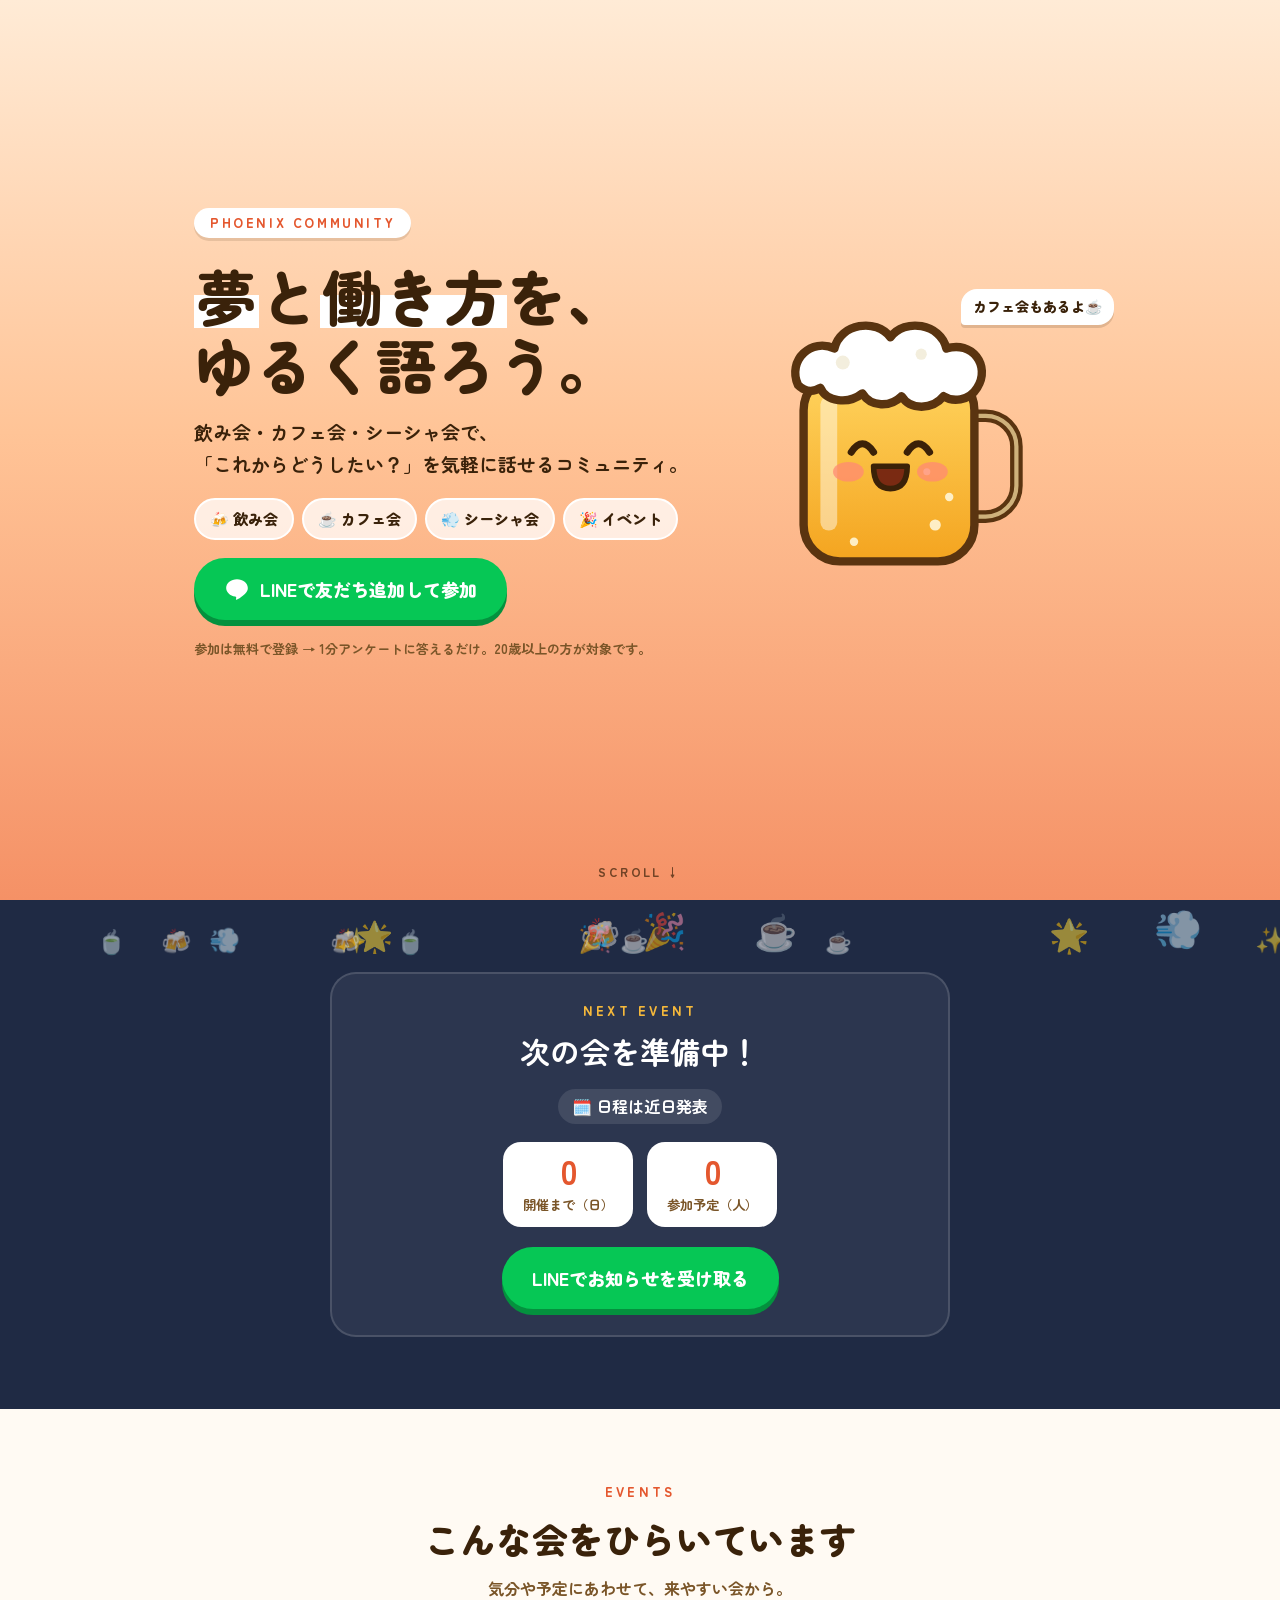
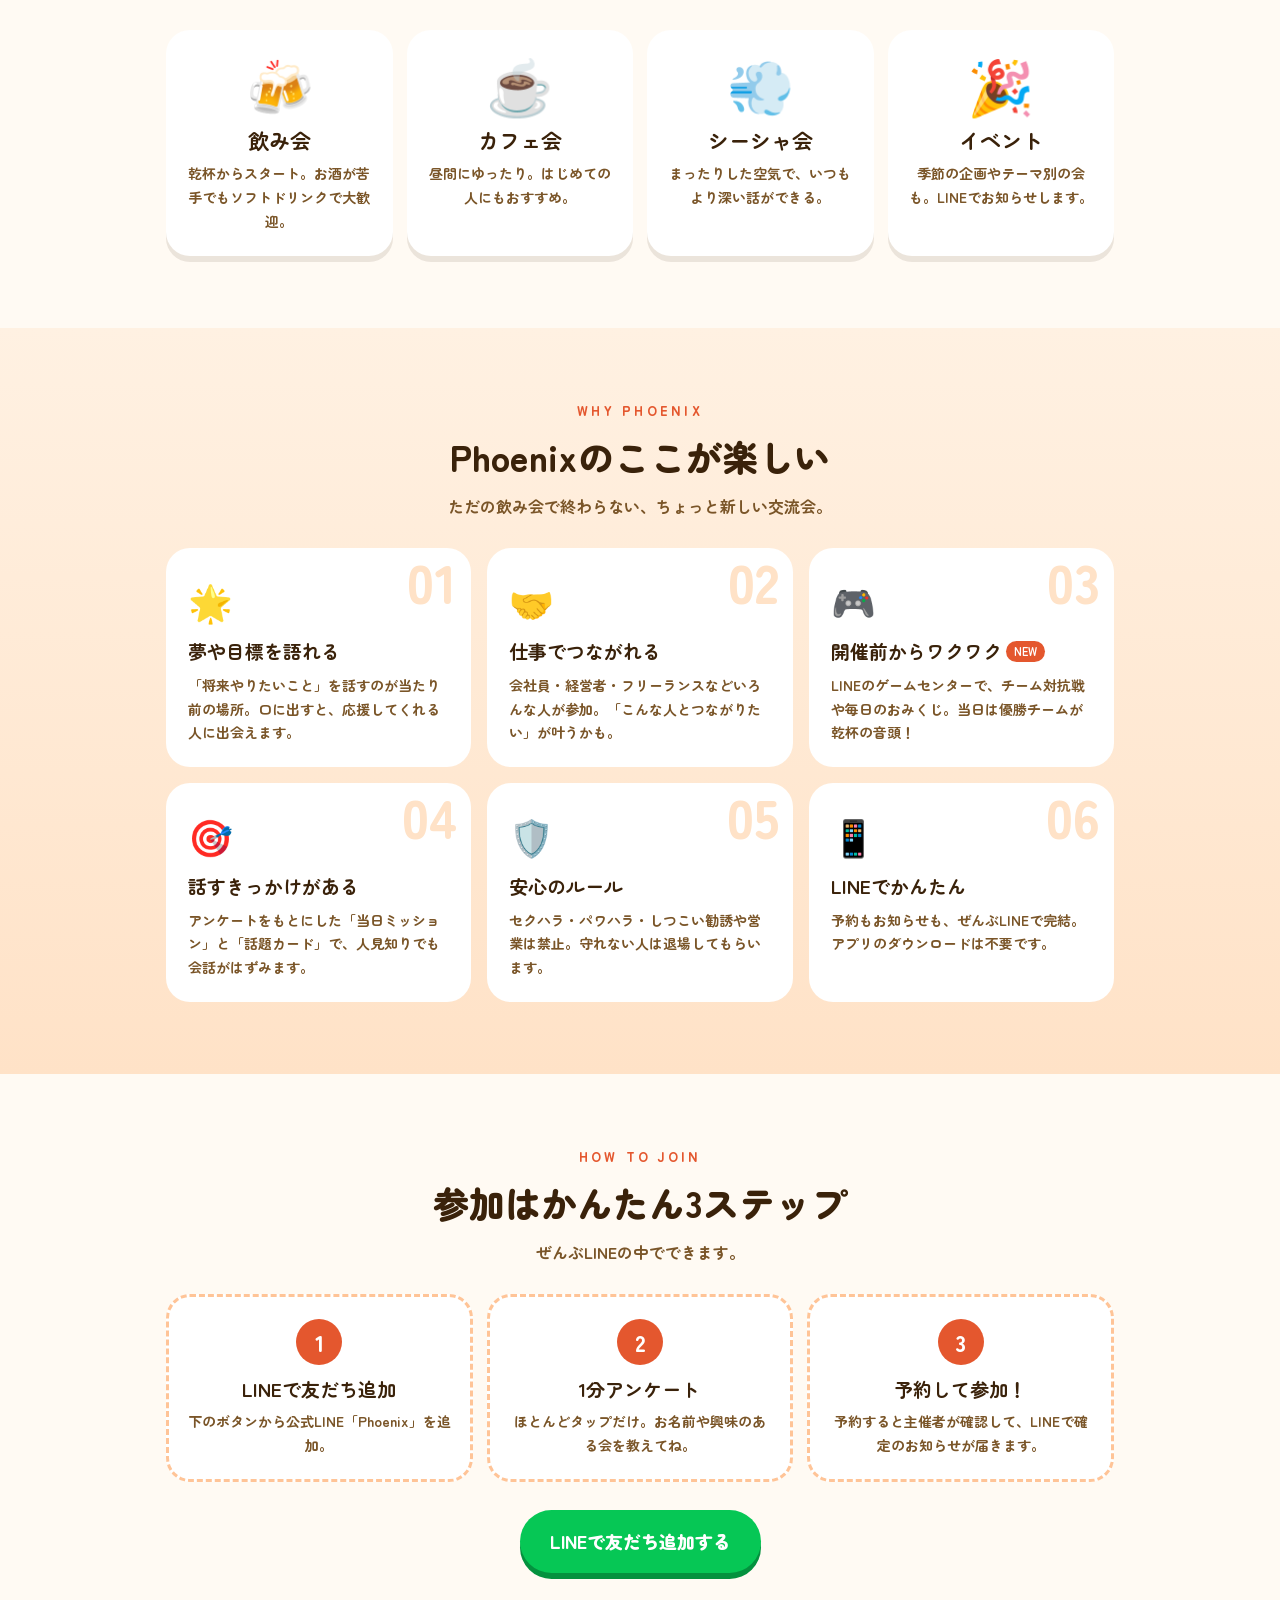
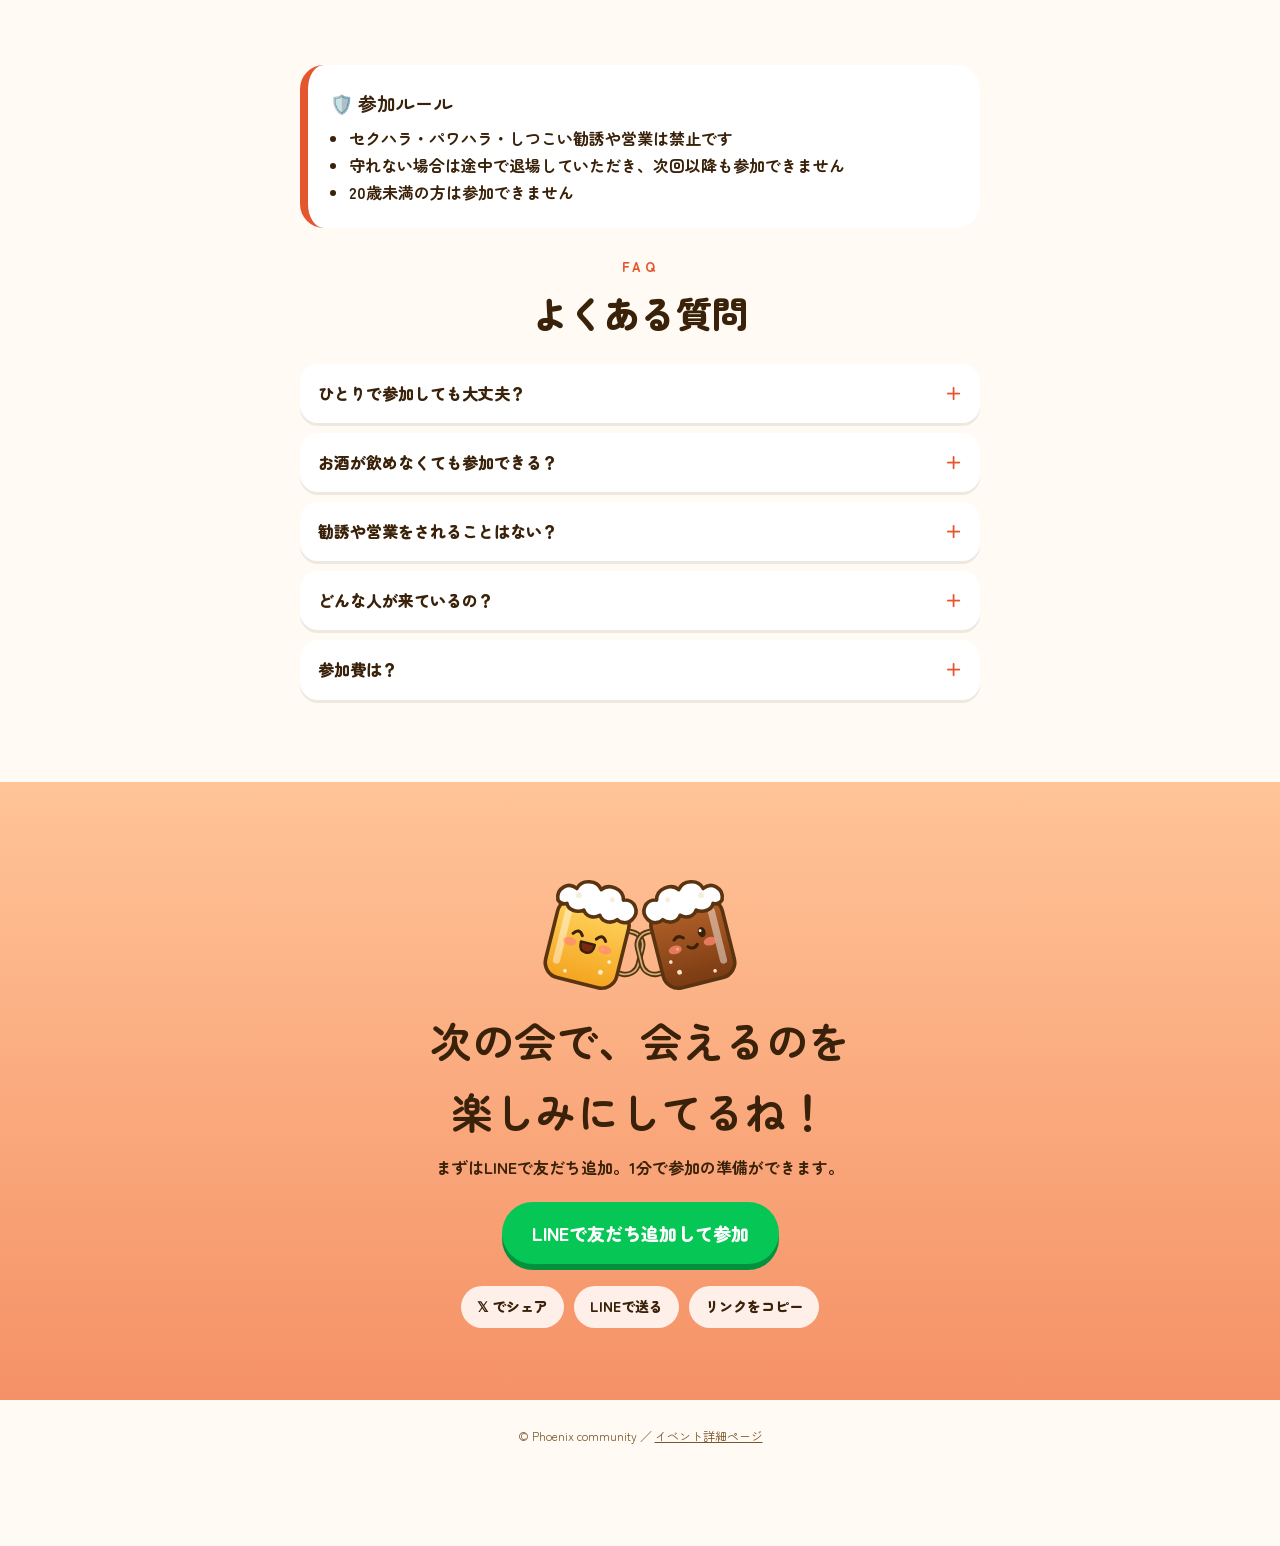
<file: lp.html>
<!doctype html>
<html lang="ja">
<head>
<meta charset="utf-8">
<meta name="viewport" content="width=device-width, initial-scale=1, viewport-fit=cover">
<title>Phoenix｜夢と働き方を、ゆるく語ろう。飲み会・カフェ会・シーシャ会</title>
<meta name="description" content="Phoenixは、飲み会・カフェ会・シーシャ会を通して「将来の夢」や「これからの働き方」を気軽に語り合えるコミュニティ。LINEで友だち追加して、1分アンケートに答えるだけで参加できます。">
<meta property="og:type" content="website">
<meta property="og:title" content="Phoenix｜夢と働き方を、ゆるく語ろう。">
<meta property="og:description" content="飲み会・カフェ会・シーシャ会で、将来の夢やこれからの働き方を気軽に語り合うコミュニティ。LINEで1分アンケートに答えて参加しよう！">
<meta property="og:url" content="https://cheerygucci-ctrl.github.io/line-nomikai/lp.html">
<meta property="og:image" content="https://cheerygucci-ctrl.github.io/line-nomikai/ogp.png">
<meta property="og:image:width" content="1200">
<meta property="og:image:height" content="630">
<meta property="og:locale" content="ja_JP">
<meta name="twitter:card" content="summary_large_image">
<meta name="twitter:title" content="Phoenix｜夢と働き方を、ゆるく語ろう。">
<meta name="twitter:description" content="飲み会・カフェ会・シーシャ会で、将来の夢やこれからの働き方を気軽に語り合うコミュニティ。">
<meta name="twitter:image" content="https://cheerygucci-ctrl.github.io/line-nomikai/ogp.png">
<meta name="theme-color" content="#F59166">
<link rel="preconnect" href="https://fonts.googleapis.com">
<link href="https://fonts.googleapis.com/css2?family=Zen+Maru+Gothic:wght@500;700;900&display=swap" rel="stylesheet">
<script src="nomy.js"></script>
<style>
  :root {
    --sun-1: #FFEBD6; --sun-2: #FFC497; --sun-3: #F59166;
    --coral: #E4572E; --ink: #3A220A; --ink-soft: #7A5528; --night: #1F2A44;
    --paper: #FFFAF3; --line: #06C755; --gold: #F6B93B;
  }
  * { box-sizing: border-box; }
  html { scroll-behavior: smooth; }
  body { margin: 0; color: var(--ink); background: var(--paper); font-family: "Zen Maru Gothic", "Hiragino Maru Gothic ProN", "Hiragino Sans", sans-serif; line-height: 1.7; overflow-x: hidden; }
  a { color: inherit; }
  .wrap { max-width: 980px; margin: 0 auto; padding: 0 16px; }
  h2.sec { text-align: center; font-size: clamp(24px, 6vw, 36px); font-weight: 900; margin: 0 0 6px; }
  p.lead { text-align: center; color: var(--ink-soft); margin: 0 0 28px; font-weight: 700; }
  .en { display: block; text-align: center; font-size: 13px; letter-spacing: .25em; color: var(--coral); font-weight: 900; margin-bottom: 4px; }
  section { padding: 72px 0; position: relative; }

  /* ボタン */
  .btn-line { display: inline-flex; align-items: center; justify-content: center; gap: 10px; background: var(--line); color: #fff; text-decoration: none; font-weight: 900; font-size: 18px;
    border-radius: 999px; padding: 16px 30px; box-shadow: 0 6px 0 #04913E; transition: transform .12s ease, box-shadow .12s ease; }
  .btn-line:active { transform: translateY(4px); box-shadow: 0 2px 0 #04913E; }
  .btn-line svg { width: 26px; height: 26px; flex-shrink: 0; }
  .btn-line:focus-visible, .btn-sub:focus-visible { outline: 3px solid var(--ink); outline-offset: 3px; }
  .btn-sub { display: inline-block; text-decoration: none; font-weight: 900; color: var(--ink); background: #fff; border-radius: 999px; padding: 13px 24px; box-shadow: 0 5px 0 rgba(58,34,10,.18); }

  /* ヒーロー */
  .hero { min-height: 100svh; padding: calc(28px + env(safe-area-inset-top)) 0 60px; background: linear-gradient(180deg, var(--sun-1) 0%, var(--sun-2) 48%, var(--sun-3) 100%); overflow: hidden; display: flex; align-items: center; }
  .hero .wrap { display: grid; gap: 18px; align-items: center; grid-template-columns: 1fr; text-align: center; position: relative; z-index: 2; }
  .badge { display: inline-block; background: #fff; color: var(--coral); border-radius: 999px; padding: 4px 16px; font-weight: 900; font-size: 13px; letter-spacing: .2em; justify-self: center; box-shadow: 0 3px 0 rgba(58,34,10,.12); }
  .hero h1 { font-size: clamp(38px, 11vw, 76px); line-height: 1.15; margin: 4px 0 0; font-weight: 900; letter-spacing: .01em; }
  .hero h1 .mark { padding: 0 .04em; }
  .hero .sub { font-size: clamp(15px, 4vw, 19px); font-weight: 700; margin: 0; }
  .kinds { display: flex; flex-wrap: wrap; justify-content: center; gap: 8px; }
  .kinds span { background: rgba(255,255,255,.75); border: 2px solid #fff; border-radius: 999px; padding: 6px 14px; font-weight: 900; font-size: 15px; animation: bob 3s ease-in-out infinite; }
  .kinds span:nth-child(2) { animation-delay: -.7s; } .kinds span:nth-child(3) { animation-delay: -1.4s; } .kinds span:nth-child(4) { animation-delay: -2.1s; }
  @keyframes bob { 50% { transform: translateY(-5px); } }
  .hero-nomy { width: min(210px, 48vw); justify-self: center; position: relative; }
  .hero-nomy .bubble { position: absolute; right: -78px; top: 2px; background: #fff; border-radius: 16px 16px 16px 4px; padding: 6px 12px; font-weight: 900; font-size: 14px; white-space: nowrap; box-shadow: 0 3px 0 rgba(58,34,10,.15); animation: pop 2.6s ease-in-out infinite; }
  @keyframes pop { 0%, 100% { transform: scale(1); } 50% { transform: scale(1.08) rotate(-3deg); } }
  .cta-row { display: flex; flex-wrap: wrap; justify-content: center; gap: 12px; align-items: center; }
  .note-s { font-size: 13px; font-weight: 700; color: var(--ink-soft); margin: 0; }
  .float { position: absolute; z-index: 1; pointer-events: none; font-size: var(--s); opacity: .55; left: var(--x); bottom: -60px; animation: rise var(--d) linear var(--delay) infinite; }
  @keyframes rise { to { transform: translate(var(--drift), -120vh) rotate(var(--r)); } }
  .scroll-hint { position: absolute; bottom: 18px; left: 50%; transform: translateX(-50%); z-index: 2; font-size: 12px; font-weight: 900; letter-spacing: .2em; color: var(--ink); opacity: .7; animation: hint 1.6s ease-in-out infinite; }
  @keyframes hint { 50% { transform: translate(-50%, 6px); } }

  /* 次の会 */
  .next { background: var(--night); color: #fff; }
  .next .card { background: rgba(255,255,255,.06); border: 2px solid rgba(255,255,255,.14); border-radius: 26px; padding: 26px 20px; text-align: center; max-width: 620px; margin: 0 auto; }
  .next .en { color: var(--gold); }
  .next h3 { font-size: clamp(22px, 6vw, 30px); margin: 0 0 12px; }
  .next .meta { display: flex; flex-wrap: wrap; gap: 8px; justify-content: center; margin-bottom: 18px; }
  .next .meta span { background: rgba(255,255,255,.1); border-radius: 999px; padding: 4px 14px; font-weight: 700; }
  .stats { display: flex; justify-content: center; gap: 14px; flex-wrap: wrap; margin-bottom: 20px; }
  .stat { background: #fff; color: var(--ink); border-radius: 18px; padding: 10px 18px; min-width: 130px; }
  .stat b { display: block; font-size: 34px; line-height: 1.1; color: var(--coral); font-variant-numeric: tabular-nums; }
  .stat small { font-weight: 700; color: var(--ink-soft); }

  /* 会の種類 */
  .kinds-grid { display: grid; grid-template-columns: repeat(auto-fit, minmax(200px, 1fr)); gap: 14px; }
  .kcard { background: #fff; border-radius: 24px; padding: 22px 18px; box-shadow: 0 6px 0 rgba(58,34,10,.1); text-align: center; transition: transform .2s ease; }
  .kcard:hover { transform: translateY(-4px) rotate(-1deg); }
  .kcard .em { font-size: 54px; display: block; line-height: 1.2; }
  .kcard h3 { margin: 6px 0 4px; font-size: 21px; }
  .kcard p { margin: 0; color: var(--ink-soft); font-size: 14px; font-weight: 700; }

  /* 楽しいポイント */
  .points { background: linear-gradient(180deg, #FFF1E2, #FFE2C7); }
  .plist { display: grid; gap: 16px; grid-template-columns: repeat(auto-fit, minmax(260px, 1fr)); }
  .pcard { background: #fff; border-radius: 24px; padding: 22px; position: relative; overflow: hidden; }
  .pcard .num { position: absolute; right: 14px; top: 6px; font-size: 54px; font-weight: 900; color: #FFE2C7; line-height: 1; }
  .pcard .em { font-size: 36px; }
  .pcard h3 { margin: 4px 0 6px; font-size: 19px; position: relative; }
  .pcard p { margin: 0; font-size: 14px; color: var(--ink-soft); font-weight: 700; position: relative; }
  .tag-new { display: inline-block; background: var(--coral); color: #fff; font-size: 11px; border-radius: 999px; padding: 1px 8px; vertical-align: 3px; margin-left: 4px; }

  /* 参加の流れ */
  .steps { display: grid; gap: 14px; grid-template-columns: repeat(auto-fit, minmax(220px, 1fr)); counter-reset: s; }
  .step { background: #fff; border: 3px dashed #FFC497; border-radius: 24px; padding: 22px 18px; text-align: center; }
  .step .n { width: 46px; height: 46px; border-radius: 50%; background: var(--coral); color: #fff; font-weight: 900; font-size: 22px; display: grid; place-items: center; margin: 0 auto 8px; }
  .step h3 { margin: 0 0 4px; font-size: 19px; }
  .step p { margin: 0; font-size: 14px; color: var(--ink-soft); font-weight: 700; }

  /* ルール・FAQ */
  .rules { background: #fff; border-radius: 24px; padding: 22px; max-width: 680px; margin: 0 auto 28px; border-left: 8px solid var(--coral); }
  .rules h3 { margin: 0 0 6px; }
  .rules ul { margin: 0; padding-left: 1.2em; font-weight: 700; }
  details { background: #fff; border-radius: 18px; padding: 0 18px; max-width: 680px; margin: 0 auto 10px; box-shadow: 0 3px 0 rgba(58,34,10,.08); }
  summary { cursor: pointer; font-weight: 900; padding: 16px 0; list-style: none; display: flex; justify-content: space-between; gap: 10px; }
  summary::-webkit-details-marker { display: none; }
  summary::after { content: "＋"; color: var(--coral); transition: transform .2s; }
  details[open] summary::after { transform: rotate(45deg); }
  details p { margin: 0 0 16px; color: var(--ink-soft); font-weight: 700; }

  /* 最後のCTA */
  .final { background: linear-gradient(180deg, var(--sun-2), var(--sun-3)); text-align: center; overflow: hidden; }
  .final h2 { font-size: clamp(26px, 7vw, 42px); margin: 0 0 8px; }
  .final .nomys { display: flex; justify-content: center; gap: 0; margin: 10px 0 14px; }
  .final .nomys > div { width: 120px; }
  .final .nomys > div:first-child { transform: rotate(-10deg); } .final .nomys > div:last-child { transform: rotate(10deg) scaleX(-1); }
  .share { display: flex; justify-content: center; gap: 10px; flex-wrap: wrap; margin-top: 22px; }
  .share a, .share button { border: 0; font: inherit; font-weight: 900; font-size: 14px; border-radius: 999px; padding: 9px 16px; background: rgba(255,255,255,.85); color: var(--ink); text-decoration: none; cursor: pointer; }
  footer { text-align: center; padding: 26px 16px calc(100px + env(safe-area-inset-bottom)); font-size: 12px; color: var(--ink-soft); }

  /* 下に固定の参加ボタン（スマホ） */
  .sticky { position: fixed; left: 0; right: 0; bottom: 0; z-index: 30; padding: 10px 16px calc(10px + env(safe-area-inset-bottom)); background: linear-gradient(transparent, rgba(255,250,243,.96) 35%); display: flex; justify-content: center; transform: translateY(120%); transition: transform .3s ease; }
  .sticky.on { transform: none; }
  .sticky .btn-line { width: 100%; max-width: 420px; }

  /* 出てくる動き */
  .reveal { opacity: 0; transform: translateY(26px); transition: opacity .6s ease, transform .6s cubic-bezier(.2,.8,.2,1); transition-delay: var(--dl, 0s); }
  .reveal.in { opacity: 1; transform: none; }
  .toast { position: fixed; left: 50%; bottom: 90px; transform: translateX(-50%); background: var(--ink); color: #fff; border-radius: 999px; padding: 8px 18px; font-weight: 700; z-index: 40; opacity: 0; transition: opacity .2s; pointer-events: none; }
  .toast.on { opacity: 1; }

  /* スクロール進捗バー */
  .progress { position: fixed; top: 0; left: 0; height: 4px; width: 100%; background: linear-gradient(90deg, var(--coral), var(--gold)); transform-origin: left; transform: scaleX(0); z-index: 50; }

  /* 見出しの文字がポンポン出る */
  .hero h1 .ch { display: inline-block; opacity: 0; transform: translateY(.5em) scale(.6); animation: chIn .55s cubic-bezier(.3,1.6,.5,1) forwards; animation-delay: calc(.25s + var(--i) * .06s); }
  @keyframes chIn { to { opacity: 1; transform: none; } }
  .hero h1 .mark { background: linear-gradient(#fff, #fff) no-repeat 0 82% / 0 38%; animation: marker .7s ease forwards 1.2s; }
  @keyframes marker { to { background-size: 100% 38%; } }
  .hero .sub, .hero .kinds, .hero .cta-row, .hero .note-s, .hero .badge { opacity: 0; animation: fadeUp .7s ease forwards; }
  .hero .badge { animation-delay: .1s; } .hero .sub { animation-delay: 1.1s; } .hero .kinds { animation-delay: 1.3s; } .hero .cta-row { animation-delay: 1.5s; } .hero .note-s { animation-delay: 1.7s; }
  @keyframes fadeUp { from { opacity: 0; transform: translateY(16px); } to { opacity: 1; transform: none; } }
  .hero-nomy { animation: nomyIn .9s cubic-bezier(.3,1.5,.5,1) both .2s; }
  @keyframes nomyIn { from { opacity: 0; transform: translateY(40px) scale(.7) rotate(-8deg); } }
  .hero-nomy .bubble.swap { animation: none; transform: scale(.6); opacity: 0; transition: transform .2s, opacity .2s; }

  /* LINEボタンのきらっ */
  .btn-line { position: relative; overflow: hidden; }
  .btn-line::after { content: ""; position: absolute; top: 0; left: -60%; width: 40%; height: 100%; background: linear-gradient(100deg, transparent, rgba(255,255,255,.55), transparent); transform: skewX(-20deg); animation: shine 3.2s ease-in-out infinite; }
  @keyframes shine { 0%, 60% { left: -60%; } 100% { left: 130%; } }
  .hero .btn-line { animation: breathe 2.4s ease-in-out infinite 2s; }
  @keyframes breathe { 50% { transform: scale(1.04); } }

  /* 出てくる動きのバリエーション */
  .reveal.pop { transform: translateY(20px) scale(.92) rotate(-2deg); }
  .reveal.pop.in { transform: none; }
  .kcard.in .em { animation: wig 1s ease .3s; }
  @keyframes wig { 25% { transform: rotate(-12deg) scale(1.15); } 60% { transform: rotate(10deg); } }

  /* スワイプできるカード（スマホ） */
  .swipe-hint { display: none; text-align: center; font-size: 12px; font-weight: 900; color: var(--coral); margin: -12px 0 10px; letter-spacing: .1em; }
  .dots { display: none; justify-content: center; gap: 6px; margin-top: 12px; }
  .dots i { width: 8px; height: 8px; border-radius: 50%; background: #FFC497; transition: width .25s, background .25s; }
  .dots i.on { width: 22px; border-radius: 4px; background: var(--coral); }

  /* フィナーレの紙吹雪 */
  .confetti { position: absolute; inset: 0; pointer-events: none; overflow: hidden; }
  .confetti i { position: absolute; top: -20px; left: var(--x); width: 9px; height: 14px; background: var(--c); border-radius: 2px; animation: fall var(--d) linear var(--delay) forwards; }
  @keyframes fall { to { transform: translate(var(--drift), 900px) rotate(var(--r)); } }
  .final .nomys > div { transition: transform .5s cubic-bezier(.3,1.6,.5,1); }
  .final.cheers .nomys > div:first-child { transform: rotate(14deg) translateX(14px); }
  .final.cheers .nomys > div:last-child { transform: rotate(-14deg) scaleX(-1) translateX(14px); }

  /* ---------- スマホを見やすく ---------- */
  @media (max-width: 819px) {
    section { padding: 52px 0; }
    p.lead { margin-bottom: 20px; font-size: 14px; }
    .hero { min-height: auto; padding-top: calc(36px + env(safe-area-inset-top)); padding-bottom: 70px; }
    .hero .wrap { gap: 14px; }
    .hero-nomy { width: 150px; }
    .hero-nomy .bubble { right: -64px; font-size: 13px; }
    .hero h1 { font-size: clamp(36px, 10.5vw, 46px); }
    .hero .sub { font-size: 15px; }
    .kinds span { font-size: 14px; padding: 5px 12px; }
    .btn-line { font-size: 17px; padding: 15px 22px; width: 100%; max-width: 360px; }
    .next .card { padding: 22px 16px; }
    .stat b { font-size: 30px; }
    /* 会の種類：2×2 */
    .kinds-grid { grid-template-columns: 1fr 1fr; gap: 10px; }
    .kcard { padding: 16px 12px; border-radius: 20px; }
    .kcard .em { font-size: 40px; }
    .kcard h3 { font-size: 17px; margin: 2px 0; }
    .kcard p { font-size: 12px; line-height: 1.6; }
    /* 楽しいポイント：横スワイプ */
    .plist { display: flex; overflow-x: auto; scroll-snap-type: x mandatory; gap: 12px; margin: 0 -16px; padding: 4px 16px 8px; scrollbar-width: none; -webkit-overflow-scrolling: touch; }
    .plist::-webkit-scrollbar { display: none; }
    .pcard { flex: 0 0 82%; scroll-snap-align: center; min-height: 200px; box-shadow: 0 5px 0 rgba(58,34,10,.08); }
    .swipe-hint, .dots { display: flex; justify-content: center; }
    .swipe-hint span { display: inline-block; animation: nudge 1.4s ease-in-out infinite; }
    @keyframes nudge { 50% { transform: translateX(8px); } }
    /* 3ステップ：たて並びのタイムライン */
    .steps { grid-template-columns: 1fr; gap: 0; position: relative; padding-left: 4px; }
    .steps::before { content: ""; position: absolute; left: 26px; top: 24px; bottom: 24px; width: 4px; border-radius: 2px; background: #FFD2AE; transform-origin: top; transform: scaleY(var(--line, 0)); transition: transform 1.2s ease; }
    .step { display: grid; grid-template-columns: 46px 1fr; gap: 12px; align-items: start; text-align: left; border: 0; background: transparent; padding: 10px 0; }
    .step .n { margin: 0; position: relative; z-index: 1; box-shadow: 0 0 0 5px var(--paper); grid-row: 1 / span 2; }
    .step > h3, .step > p { grid-column: 2; }
    .scroll-hint { display: none; }
    .step h3 { font-size: 17px; margin-top: 8px; }
    .step p { font-size: 13px; }
    .rules { padding: 18px; }
    .rules ul { font-size: 14px; }
    summary { font-size: 15px; }
    details p { font-size: 14px; }
    .final .nomys > div { width: 96px; }
  }
  @media (min-width: 820px) {
    .hero .wrap { grid-template-columns: 1.3fr 1fr; text-align: left; }
    .hero .badge, .kinds, .cta-row { justify-self: start; justify-content: flex-start; }
    .steps { --line: 1; }
    .hero-nomy { grid-row: 1 / span 6; grid-column: 2; width: 280px; }
    .hero h1 { font-size: 60px; }
    .sticky { display: none; }
  }
  @media (prefers-reduced-motion: reduce) {
    *, *::before, *::after { animation: none !important; transition: none !important; }
    .reveal { opacity: 1; transform: none; }
    .float, .confetti { display: none; }
    .hero h1 .ch, .hero .sub, .hero .kinds, .hero .cta-row, .hero .note-s, .hero .badge, .hero-nomy { opacity: 1; transform: none; }
    .hero h1 .mark { background-size: 100% 38%; }
  }
</style>
</head>
<body>
<div class="progress" id="progress" aria-hidden="true"></div>

<header class="hero" id="top">
  <div id="floats" aria-hidden="true"></div>
  <div class="wrap">
    <span class="badge">PHOENIX COMMUNITY</span>
    <div class="hero-nomy" id="heroNomy"><span class="bubble">いっしょに語ろ！</span></div>
    <h1><span class="mark">夢</span>と<span class="mark">働き方</span>を、<br>ゆるく語ろう。</h1>
    <p class="sub">飲み会・カフェ会・シーシャ会で、<br>「これからどうしたい？」を気軽に話せるコミュニティ。</p>
    <div class="kinds"><span>🍻 飲み会</span><span>☕ カフェ会</span><span>💨 シーシャ会</span><span>🎉 イベント</span></div>
    <div class="cta-row">
      <a class="btn-line" href="https://line.me/R/ti/p/@771asgxl" data-cta="hero"><svg viewBox="0 0 24 24" fill="currentColor" aria-hidden="true"><path d="M12 3C6.5 3 2 6.6 2 11c0 3.9 3.5 7.2 8.3 7.9.3.1.8.2.9.5.1.3.1.7 0 1l-.1.9c0 .3-.2 1 .9.5 1.1-.4 5.8-3.4 7.9-5.9C21.3 14.4 22 12.8 22 11c0-4.4-4.5-8-10-8z"/></svg>LINEで友だち追加して参加</a>
    </div>
    <p class="note-s">参加は無料で登録 → 1分アンケートに答えるだけ。20歳以上の方が対象です。</p>
  </div>
  <div class="scroll-hint" aria-hidden="true">SCROLL ↓</div>
</header>

<section class="next" id="next">
  <div class="wrap">
    <div class="card reveal">
      <span class="en">NEXT EVENT</span>
      <h3 id="evName">次の会を準備中！</h3>
      <div class="meta" id="evMeta"><span>🗓️ 日程は近日発表</span></div>
      <div class="stats" id="stats" hidden>
        <div class="stat"><b id="statDays">0</b><small>開催まで（日）</small></div>
        <div class="stat"><b id="statPeople">0</b><small>参加予定（人）</small></div>
      </div>
      <a class="btn-line" href="https://line.me/R/ti/p/@771asgxl" data-cta="next">LINEでお知らせを受け取る</a>
    </div>
  </div>
</section>

<section id="kinds">
  <div class="wrap">
    <span class="en reveal">EVENTS</span>
    <h2 class="sec reveal">こんな会をひらいています</h2>
    <p class="lead reveal">気分や予定にあわせて、来やすい会から。</p>
    <div class="kinds-grid">
      <div class="kcard reveal pop" style="--dl:.0s"><span class="em">🍻</span><h3>飲み会</h3><p>乾杯からスタート。お酒が苦手でもソフトドリンクで大歓迎。</p></div>
      <div class="kcard reveal pop" style="--dl:.08s"><span class="em">☕</span><h3>カフェ会</h3><p>昼間にゆったり。はじめての人にもおすすめ。</p></div>
      <div class="kcard reveal pop" style="--dl:.16s"><span class="em">💨</span><h3>シーシャ会</h3><p>まったりした空気で、いつもより深い話ができる。</p></div>
      <div class="kcard reveal pop" style="--dl:.24s"><span class="em">🎉</span><h3>イベント</h3><p>季節の企画やテーマ別の会も。LINEでお知らせします。</p></div>
    </div>
  </div>
</section>

<section class="points" id="points">
  <div class="wrap">
    <span class="en reveal">WHY PHOENIX</span>
    <h2 class="sec reveal">Phoenixのここが楽しい</h2>
    <p class="lead reveal">ただの飲み会で終わらない、ちょっと新しい交流会。</p>
    <p class="swipe-hint">スワイプしてね <span>→</span></p>
    <div class="plist" id="plist">
      <div class="pcard reveal"><span class="num">01</span><span class="em">🌟</span><h3>夢や目標を語れる</h3><p>「将来やりたいこと」を話すのが当たり前の場所。口に出すと、応援してくれる人に出会えます。</p></div>
      <div class="pcard reveal" style="--dl:.08s"><span class="num">02</span><span class="em">🤝</span><h3>仕事でつながれる</h3><p>会社員・経営者・フリーランスなどいろんな人が参加。「こんな人とつながりたい」が叶うかも。</p></div>
      <div class="pcard reveal" style="--dl:.16s"><span class="num">03</span><span class="em">🎮</span><h3>開催前からワクワク<span class="tag-new">NEW</span></h3><p>LINEのゲームセンターで、チーム対抗戦や毎日のおみくじ。当日は優勝チームが乾杯の音頭！</p></div>
      <div class="pcard reveal" style="--dl:.24s"><span class="num">04</span><span class="em">🎯</span><h3>話すきっかけがある</h3><p>アンケートをもとにした「当日ミッション」と「話題カード」で、人見知りでも会話がはずみます。</p></div>
      <div class="pcard reveal" style="--dl:.32s"><span class="num">05</span><span class="em">🛡️</span><h3>安心のルール</h3><p>セクハラ・パワハラ・しつこい勧誘や営業は禁止。守れない人は退場してもらいます。</p></div>
      <div class="pcard reveal" style="--dl:.4s"><span class="num">06</span><span class="em">📱</span><h3>LINEでかんたん</h3><p>予約もお知らせも、ぜんぶLINEで完結。アプリのダウンロードは不要です。</p></div>
    </div>
    <div class="dots" id="dots" aria-hidden="true"></div>
  </div>
</section>

<section id="flow">
  <div class="wrap">
    <span class="en reveal">HOW TO JOIN</span>
    <h2 class="sec reveal">参加はかんたん3ステップ</h2>
    <p class="lead reveal">ぜんぶLINEの中でできます。</p>
    <div class="steps" id="steps">
      <div class="step reveal"><div class="n">1</div><h3>LINEで友だち追加</h3><p>下のボタンから公式LINE「Phoenix」を追加。</p></div>
      <div class="step reveal" style="--dl:.1s"><div class="n">2</div><h3>1分アンケート</h3><p>ほとんどタップだけ。お名前や興味のある会を教えてね。</p></div>
      <div class="step reveal" style="--dl:.2s"><div class="n">3</div><h3>予約して参加！</h3><p>予約すると主催者が確認して、LINEで確定のお知らせが届きます。</p></div>
    </div>
    <div style="text-align:center;margin-top:28px" class="reveal"><a class="btn-line" href="https://line.me/R/ti/p/@771asgxl" data-cta="flow">LINEで友だち追加する</a></div>
  </div>
</section>

<section id="faq" style="padding-top:20px">
  <div class="wrap">
    <div class="rules reveal">
      <h3>🛡️ 参加ルール</h3>
      <ul>
        <li>セクハラ・パワハラ・しつこい勧誘や営業は禁止です</li>
        <li>守れない場合は途中で退場していただき、次回以降も参加できません</li>
        <li>20歳未満の方は参加できません</li>
      </ul>
    </div>
    <span class="en reveal">FAQ</span>
    <h2 class="sec reveal" style="margin-bottom:20px">よくある質問</h2>
    <details class="reveal"><summary>ひとりで参加しても大丈夫？</summary><p>大丈夫です！ひとり参加も大歓迎。ノミィの「当日ミッション」や「話題カード」があるので、話すきっかけに困りません。</p></details>
    <details class="reveal"><summary>お酒が飲めなくても参加できる？</summary><p>もちろんです。飲み会でもソフトドリンクで楽しめますし、カフェ会もあります。</p></details>
    <details class="reveal"><summary>勧誘や営業をされることはない？</summary><p>しつこい勧誘・営業はルールで禁止しています。守れない人には退場してもらいます。</p></details>
    <details class="reveal"><summary>どんな人が来ているの？</summary><p>会社員・経営者・フリーランスなど、20代〜30代を中心にいろんな人が参加しています。</p></details>
    <details class="reveal"><summary>参加費は？</summary><p>会によって変わります。日時・場所・会費はLINEとイベントページでお知らせします。</p></details>
  </div>
</section>

<section class="final" id="join">
  <div class="confetti" id="confetti" aria-hidden="true"></div>
  <div class="wrap">
    <div class="nomys" aria-hidden="true"><div id="fn1"></div><div id="fn2"></div></div>
    <h2 class="reveal">次の会で、会えるのを<br>楽しみにしてるね！</h2>
    <p class="reveal" style="font-weight:700;margin:0 0 20px">まずはLINEで友だち追加。1分で参加の準備ができます。</p>
    <a class="btn-line reveal" href="https://line.me/R/ti/p/@771asgxl" data-cta="final">LINEで友だち追加して参加</a>
    <div class="share reveal" aria-label="このページをシェア">
      <a id="shareX" target="_blank" rel="noopener">𝕏 でシェア</a>
      <a id="shareLine" target="_blank" rel="noopener">LINEで送る</a>
      <button type="button" id="copy">リンクをコピー</button>
    </div>
  </div>
</section>

<footer>© Phoenix community ／ <a href="event.html">イベント詳細ページ</a></footer>

<div class="sticky" id="sticky"><a class="btn-line" href="https://line.me/R/ti/p/@771asgxl" data-cta="sticky">LINEで友だち追加して参加</a></div>
<div class="toast" id="toast" role="status"></div>

<script>
const GAS_URL = 'https://script.google.com/macros/s/AKfycby45UwD6Ymwvnf_D_4vMbUGY_m0DUGJtse1oD3hqwHVuDASQ996Xnu2-AKLAqKheMiytQ/exec';
const PAGE_URL = 'https://cheerygucci-ctrl.github.io/line-nomikai/lp.html';
const REDUCED = matchMedia('(prefers-reduced-motion: reduce)').matches;
const $ = (id) => document.getElementById(id);

// ノミィ
Nomy.installCSS();
$('heroNomy').insertAdjacentHTML('afterbegin', Nomy.svg({ id: 'hn', face: 'happy' }));
$('fn1').innerHTML = Nomy.svg({ id: 'f1', face: 'happy' });
$('fn2').innerHTML = Nomy.svg({ id: 'f2', face: 'wink', dark: true });
const heroSvg = $('heroNomy').querySelector('svg');
$('heroNomy').addEventListener('click', () => Nomy.play(heroSvg, 'jump'));
if (!REDUCED) setInterval(() => Nomy.play(heroSvg, ['jump', 'wiggle'][Math.floor(Math.random() * 2)]), 3800);

// ふわふわ浮かぶアイコン
if (!REDUCED) {
  const box = $('floats');
  const icons = ['☕', '🍻', '💨', '🎉', '✨', '🍵', '🌟'];
  for (let i = 0; i < 16; i++) {
    const s = document.createElement('span');
    s.className = 'float';
    s.textContent = icons[i % icons.length];
    s.style.cssText = `--s:${18 + Math.random() * 22}px;--x:${Math.random() * 100}%;--d:${9 + Math.random() * 9}s;--delay:${-Math.random() * 14}s;--drift:${(Math.random() - .5) * 80}px;--r:${(Math.random() - .5) * 60}deg`;
    box.appendChild(s);
  }
}

// 見出しを1文字ずつ
(() => {
  let i = 0;
  const wrapChars = (node) => {
    [...node.childNodes].forEach((c) => {
      if (c.nodeType === 3) {
        const frag = document.createDocumentFragment();
        [...c.textContent].forEach((ch) => { const s = document.createElement('span'); s.className = 'ch'; s.style.setProperty('--i', i++); s.textContent = ch; frag.append(s); });
        c.replaceWith(frag);
      } else if (c.nodeType === 1 && c.tagName !== 'BR') wrapChars(c);
    });
  };
  if (!REDUCED) wrapChars(document.querySelector('.hero h1'));
})();

// ノミィのふきだしが変わる
(() => {
  const lines = ['いっしょに語ろ！', 'カフェ会もあるよ☕', '1分で参加できるよ', 'ひとりでも大歓迎！', '夢、聞かせてね✨'];
  const b = document.querySelector('.hero-nomy .bubble');
  let k = 0;
  if (!REDUCED) setInterval(() => {
    b.classList.add('swap');
    setTimeout(() => { k = (k + 1) % lines.length; b.textContent = lines[k]; b.classList.remove('swap'); }, 220);
  }, 2600);
})();

// スクロールの進み具合
const bar = $('progress');
addEventListener('scroll', () => {
  const max = document.documentElement.scrollHeight - innerHeight;
  bar.style.transform = `scaleX(${max > 0 ? scrollY / max : 0})`;
}, { passive: true });

// スワイプカードの点々
(() => {
  const list = $('plist'), dots = $('dots');
  const cards = [...list.children];
  dots.replaceChildren(...cards.map(() => document.createElement('i')));
  const upd = () => {
    const c = list.scrollLeft + list.clientWidth / 2;
    let best = 0, dist = 1e9;
    cards.forEach((el, i) => { const d = Math.abs(el.offsetLeft + el.offsetWidth / 2 - c); if (d < dist) { dist = d; best = i; } });
    [...dots.children].forEach((d, i) => d.classList.toggle('on', i === best));
  };
  list.addEventListener('scroll', upd, { passive: true });
  upd();
})();

// 3ステップの線がのびる
new IntersectionObserver(([e], o) => { if (e.isIntersecting) { $('steps').style.setProperty('--line', 1); o.disconnect(); } }, { threshold: .3 }).observe($('steps'));

// 最後に紙吹雪＋カンパイ
new IntersectionObserver(([e], o) => {
  if (!e.isIntersecting) return;
  o.disconnect();
  $('join').classList.add('cheers');
  if (REDUCED) return;
  const box = $('confetti');
  const colors = ['#fff', '#E4572E', '#F6B93B', '#06C755', '#7CC4F2'];
  for (let i = 0; i < 60; i++) {
    const c = document.createElement('i');
    c.style.cssText = `--x:${Math.random() * 100}%;--c:${colors[i % 5]};--d:${2.4 + Math.random() * 2}s;--delay:${Math.random() * .8}s;--drift:${(Math.random() - .5) * 140}px;--r:${(Math.random() - .5) * 900}deg`;
    box.append(c);
  }
}, { threshold: .35 }).observe($('join'));

// スクロールで出てくる
const io = new IntersectionObserver((es) => es.forEach((e) => { if (e.isIntersecting) { e.target.classList.add('in'); io.unobserve(e.target); } }), { threshold: .15 });
document.querySelectorAll('.reveal').forEach((el) => io.observe(el));

// 下の参加ボタン（ヒーローを過ぎたら出す）
const sticky = $('sticky');
new IntersectionObserver(([e]) => sticky.classList.toggle('on', !e.isIntersecting), { threshold: .1 }).observe($('top'));

function countUp(el, to) {
  if (REDUCED || to < 1) { el.textContent = to; return; }
  const t0 = performance.now();
  const step = (t) => { const p = Math.min(1, (t - t0) / 900); el.textContent = Math.round(to * (1 - Math.pow(1 - p, 3))); if (p < 1) requestAnimationFrame(step); };
  requestAnimationFrame(step);
}
function daysLeft(d) {
  if (!/^\d{4}-\d{2}-\d{2}$/.test(d || '')) return null;
  const now = new Date(Date.now() + 9 * 3600 * 1000);
  const today = Date.UTC(now.getUTCFullYear(), now.getUTCMonth(), now.getUTCDate());
  const [y, m, dd] = d.split('-').map(Number);
  return Math.round((Date.UTC(y, m - 1, dd) - today) / 86400000);
}

// 次の会（管理者サイトで入れた情報をそのまま表示）
(async () => {
  try {
    const ctl = new AbortController(); setTimeout(() => ctl.abort(), 12000);
    const d = await (await fetch(GAS_URL + '?type=event', { signal: ctl.signal })).json();
    if (!d.ok) return;
    const ev = d.event || {};
    const decided = ev.date && ev.date !== '未定';
    if (ev.name && !/入れてください/.test(ev.name)) $('evName').textContent = ev.name;
    const meta = [];
    meta.push(decided ? '🗓️ ' + ev.date : '🗓️ 日程は近日発表');
    if (ev.place && ev.place !== '未定') meta.push('📍 ' + ev.place);
    if (ev.fee && ev.fee !== '未定') meta.push('💰 ' + ev.fee);
    $('evMeta').replaceChildren(...meta.map((t) => Object.assign(document.createElement('span'), { textContent: t })));
    const left = daysLeft(ev.eventDate);
    const people = Number(d.attending) || 0;
    if ((left != null && left >= 0) || people > 0) {
      $('stats').hidden = false;
      const daysBox = $('statDays').parentElement;
      if (left == null || left < 0) daysBox.hidden = true;
      const io2 = new IntersectionObserver(([e]) => { if (e.isIntersecting) { if (left != null && left >= 0) countUp($('statDays'), left); countUp($('statPeople'), people); io2.disconnect(); } }, { threshold: .4 });
      io2.observe($('stats'));
    }
  } catch (e) { /* 読めなくても表示はそのまま */ }
})();

// シェア
const shareText = 'Phoenix｜夢と働き方を、ゆるく語ろう。飲み会・カフェ会・シーシャ会のコミュニティ';
$('shareX').href = 'https://twitter.com/intent/tweet?text=' + encodeURIComponent(shareText) + '&url=' + encodeURIComponent(PAGE_URL);
$('shareLine').href = 'https://social-plugins.line.me/lineit/share?url=' + encodeURIComponent(PAGE_URL);
$('copy').addEventListener('click', async () => {
  try { await navigator.clipboard.writeText(PAGE_URL); toast('リンクをコピーしました！'); } catch (e) { toast(PAGE_URL); }
});
function toast(t) { const el = $('toast'); el.textContent = t; el.classList.add('on'); clearTimeout(toast.t); toast.t = setTimeout(() => el.classList.remove('on'), 2200); }
</script>
</body>
</html>
</file>
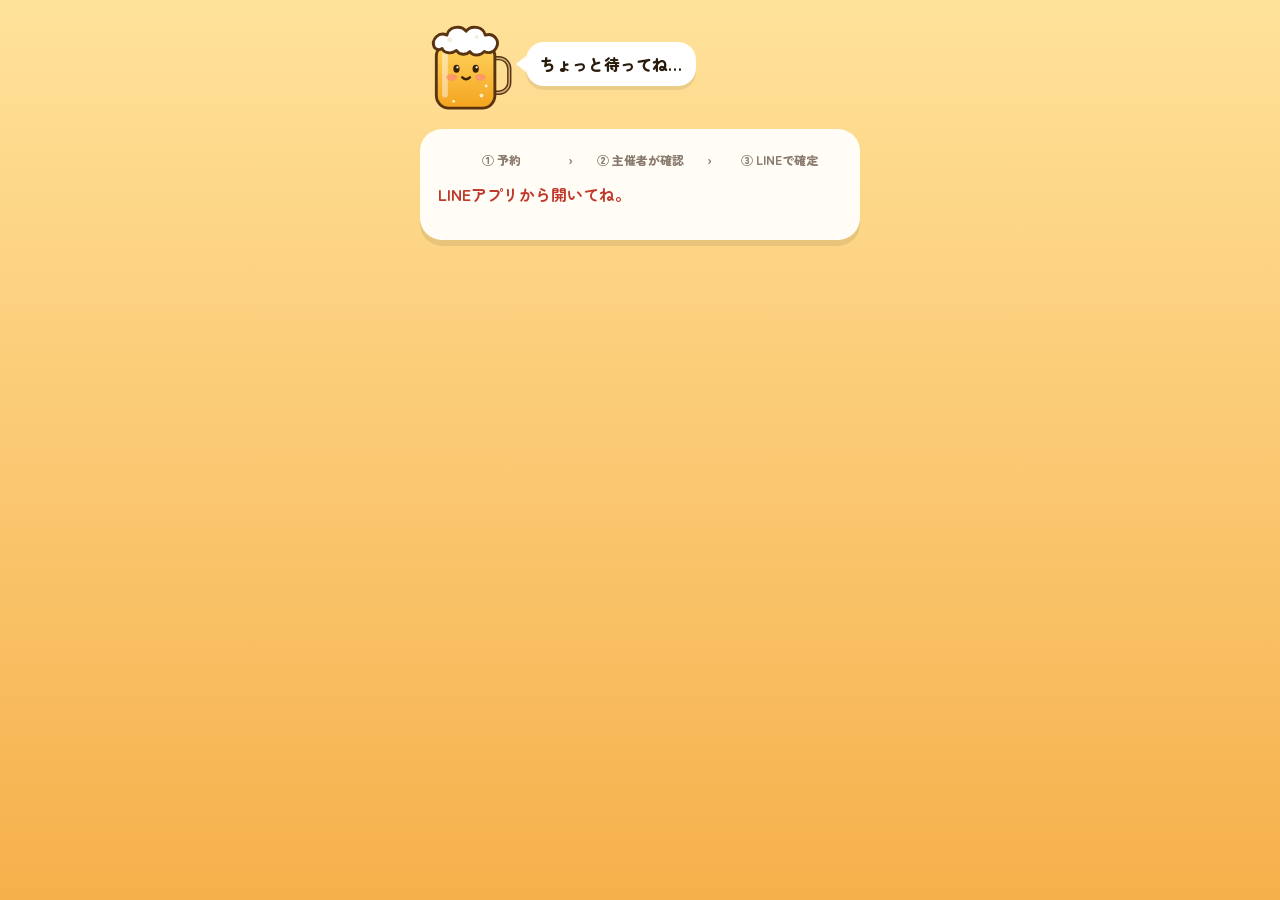
<file: reserve.html>
<!doctype html>
<html lang="ja">
<head>
<meta charset="utf-8">
<meta name="viewport" content="width=device-width, initial-scale=1, viewport-fit=cover">
<title>イベントの予約</title>
<link rel="preconnect" href="https://fonts.googleapis.com">
<link href="https://fonts.googleapis.com/css2?family=Zen+Maru+Gothic:wght@500;700;900&display=swap" rel="stylesheet">
<script src="nomy.js"></script>
<style>
  :root { --beer: #F6B93B; --lantern: #E4572E; --ink: #2A1C0C; --sub: #8A7B6E; --paper: #FFFDF6; --ok: #2E9E6A; }
  * { box-sizing: border-box; }
  html, body { margin: 0; min-height: 100%; }
  body { background: linear-gradient(#FFE29A, #F6B04B); color: var(--ink); font-family: "Zen Maru Gothic", "Hiragino Maru Gothic ProN", "Hiragino Sans", sans-serif;
    padding: calc(14px + env(safe-area-inset-top)) 16px calc(28px + env(safe-area-inset-bottom)); }
  main { max-width: 440px; margin: 0 auto; }
  .head { display: flex; align-items: center; gap: 10px; }
  .head .nomy-box { width: 96px; flex-shrink: 0; }
  .say { background: #fff; border-radius: 18px; padding: 10px 14px; font-weight: 900; position: relative; box-shadow: 0 4px 0 rgba(0,0,0,.08); }
  .say::before { content: ""; position: absolute; left: -10px; top: 50%; margin-top: -8px; border: 8px solid transparent; border-right: 10px solid #fff; border-left: 0; }
  .say.pop { animation: pop .35s ease; }
  @keyframes pop { 50% { transform: scale(1.06); } }
  .card { background: var(--paper); border-radius: 22px; padding: 18px; margin-top: 14px; box-shadow: 0 6px 0 rgba(0,0,0,.08); }
  .ticket { position: relative; border: 3px dashed #E9C77B; border-radius: 16px; padding: 14px 16px; background: #FFF6DE; }
  .ticket h2 { margin: 0 0 8px; font-size: 20px; }
  .ticket dl { margin: 0; display: grid; grid-template-columns: max-content 1fr; gap: 6px 12px; font-size: 15px; }
  .ticket dt { color: var(--sub); font-size: 13px; padding-top: 2px; }
  .ticket dd { margin: 0; font-weight: 700; white-space: pre-wrap; word-break: break-word; }
  .stamp { position: absolute; right: 10px; top: -14px; transform: rotate(10deg); border: 3px solid currentColor; border-radius: 10px; padding: 2px 10px; font-weight: 900; font-size: 16px; background: #fff; }
  .stamp.wait { color: #B07A00; } .stamp.ok { color: var(--ok); animation: stampIn .5s cubic-bezier(.3,1.6,.5,1); } .stamp.no { color: var(--sub); }
  @keyframes stampIn { from { transform: rotate(10deg) scale(2.2); opacity: 0; } }
  label.l { display: block; font-weight: 900; margin: 16px 0 6px; }
  textarea { width: 100%; min-height: 76px; border: 2px solid #E6D9B8; border-radius: 14px; padding: 10px 12px; font: inherit; font-size: 16px; resize: vertical; background: #fff; }
  textarea:focus { outline: none; border-color: var(--beer); }
  .btn { display: block; width: 100%; margin-top: 16px; border: 0; border-radius: 999px; padding: 16px; font: inherit; font-weight: 900; font-size: 18px; background: var(--lantern); color: #fff; box-shadow: 0 5px 0 #A93A18; cursor: pointer; text-align: center; text-decoration: none; }
  .btn:active { transform: translateY(3px); box-shadow: 0 2px 0 #A93A18; }
  .btn:disabled { opacity: .6; }
  .btn.sub { background: transparent; color: var(--sub); box-shadow: none; border: 2px solid #E6D9B8; font-size: 15px; padding: 11px; margin-top: 10px; }
  .btn.beer { background: var(--beer); color: var(--ink); box-shadow: 0 5px 0 #B8820F; }
  .note { font-size: 13px; color: var(--sub); line-height: 1.6; margin: 10px 0 0; }
  .msg { font-weight: 900; font-size: 18px; text-align: center; margin: 4px 0 0; line-height: 1.5; }
  .steps { display: grid; grid-template-columns: 1fr auto 1fr auto 1fr; align-items: center; gap: 4px; margin: 4px 0 14px; font-size: 12px; font-weight: 900; text-align: center; color: var(--sub); }
  .steps span.on { color: var(--lantern); }
  .steps span.done { color: var(--ok); }
  .steps i { font-style: normal; }
  .err { color: #C0392B; font-weight: 700; margin-top: 10px; }
  .modal { position: fixed; inset: 0; background: rgba(42,28,12,.55); display: none; align-items: flex-end; justify-content: center; z-index: 20; padding: 16px; }
  .modal.on { display: flex; animation: fade .2s ease; }
  .sheet { background: #fff; border-radius: 24px; width: 100%; max-width: 440px; padding: 20px 18px calc(18px + env(safe-area-inset-bottom)); animation: up .3s cubic-bezier(.2,.9,.3,1.1); }
  @keyframes fade { from { opacity: 0; } } @keyframes up { from { transform: translateY(40px); opacity: 0; } }
  .sheet h3 { margin: 0 0 6px; font-size: 19px; }
  .confetti { position: fixed; inset: 0; pointer-events: none; overflow: hidden; z-index: 30; }
  .confetti i { position: absolute; top: -20px; left: var(--x); width: 9px; height: 14px; background: var(--c); border-radius: 2px; animation: fall var(--d) linear var(--delay) forwards; }
  @keyframes fall { to { transform: translate(var(--drift), 110vh) rotate(var(--r)); } }
  .qrbox { text-align: center; margin: 14px 0 4px; }
  .qrbox #qr { display: inline-block; background: #fff; padding: 12px; border-radius: 16px; border: 3px solid var(--beer); }
  .qrbox #qr img, .qrbox #qr canvas { display: block; width: 200px; height: 200px; }
  .qrbox p { margin: 8px 0 0; font-weight: 900; }
  .badge { display: inline-block; background: var(--ink); color: #fff; border-radius: 999px; padding: 4px 14px; font-weight: 900; font-size: 14px; margin-top: 10px; }
  [hidden] { display: none !important; }
  @media (prefers-reduced-motion: reduce) { .say.pop, .stamp.ok, .sheet { animation: none; } }
</style>
</head>
<body>
<main>
  <div class="head"><div class="nomy-box" id="nomy"></div><div class="say" id="say">読み込み中…</div></div>

  <div class="card" id="box">
    <div class="steps" aria-label="予約の流れ"><span id="s1">① 予約</span><i>›</i><span id="s2">② 主催者が確認</span><i>›</i><span id="s3">③ LINEで確定</span></div>
    <div class="ticket" id="ticket" hidden>
      <span class="stamp" id="stamp" hidden></span>
      <h2 id="evName"></h2>
      <dl id="evInfo"></dl>
    </div>

    <!-- 予約前 -->
    <div id="vForm" hidden>
      <p class="msg" style="margin-top:14px">この会に行けそう？</p>
      <label class="l" for="comment">主催者へひとこと（任意）</label>
      <textarea id="comment" maxlength="200" placeholder="例：はじめて参加します！よろしくお願いします"></textarea>
      <button class="btn" id="reserveBtn" type="button">🙋 行ける！予約する</button>
      <p class="note" id="needNote" hidden>※ 予約の前に、かんたんなアンケート（約1分）に答えてね。ボタンを押すとアンケートが開きます。</p>
      <button class="btn sub" id="declineBtn" type="button">🙇 今回は行けない</button>
      <p class="note">予約すると主催者が確認して、確定したらこのLINEのトークでお知らせします。</p>
    </div>

    <!-- 承認待ち・確定 -->
    <div id="vStatus" hidden>
      <p class="msg" id="statusMsg"></p>
      <p class="note" id="statusNote"></p>
      <div class="qrbox" id="qrbox" hidden><div id="qr" aria-label="受付用のQRコード"></div><p id="qrText">当日の受付でこのQRを見せてね</p></div>
      <div style="text-align:center"><span class="badge" id="badge" hidden></span></div>
      <a class="btn beer" id="toEvent" href="event.html">イベントの詳細を見る</a>
      <button class="btn sub" id="cancelBtn" type="button">予約を取り消す</button>
      <button class="btn" id="againBtn" type="button" hidden>🙋 やっぱり行ける！</button>
    </div>

    <!-- アンケート未回答 -->
    <div id="vNeed" hidden>
      <p class="msg">予約の前に、かんたんなアンケートに答えてね！</p>
      <a class="btn beer" id="toSurvey" href="./">アンケートに答える</a>
    </div>

    <p class="err" id="err" role="alert"></p>
  </div>
</main>

<div class="modal" id="modal" role="dialog" aria-modal="true" aria-labelledby="mTitle">
  <div class="sheet">
    <h3 id="mTitle">この内容で予約を確定しますか？</h3>
    <p class="note" id="mBody" style="margin-top:0"></p>
    <button class="btn" id="mOk" type="button">確定する</button>
    <button class="btn sub" id="mNo" type="button">やめる</button>
  </div>
</div>
<div class="confetti" id="confetti" aria-hidden="true"></div>

<script>
const LIFF_ID = '2012697224-lfwPcqYm';
const GAS_URL = 'https://script.google.com/macros/s/AKfycby45UwD6Ymwvnf_D_4vMbUGY_m0DUGJtse1oD3hqwHVuDASQ996Xnu2-AKLAqKheMiytQ/exec';
const params = new URLSearchParams(location.search);
const PREVIEW = params.has('preview');
const REDUCED = matchMedia('(prefers-reduced-motion: reduce)').matches;
const $ = (id) => document.getElementById(id);
const sleep = (ms) => new Promise((r) => setTimeout(r, ms));

Nomy.installCSS();
$('nomy').innerHTML = Nomy.svg({ id: 'rn', face: 'normal' });
const nomy = $('nomy').querySelector('svg');
function say(t, face, move) {
  const s = $('say'); s.textContent = t; s.classList.remove('pop'); void s.offsetWidth; s.classList.add('pop');
  Nomy.setFace(nomy, face || 'normal'); if (move) Nomy.play(nomy, move);
}

let previewStatus = params.get('status') || '';
async function api(body) {
  if (PREVIEW) {
    await sleep(500);
    if (params.has('need')) return { ok: false, error: 'not_answered' };
    if (body.type === 'reserve') previewStatus = '申請中';
    if (body.type === 'reserveCancel') previewStatus = 'キャンセル';
    if (body.type === 'reserveDecline') previewStatus = '不参加';
    return { ok: true, status: previewStatus, nickname: 'ありす', notified: true, needSurvey: params.has('new'), code: previewStatus === '承認' ? 'abc123def456' : '', visits: 3,
      event: { name: '年末だよ！みんなで忘年会', date: '12/20(土) 19:00〜', place: '居酒屋 のんき', address: '渋谷区…', fee: '4,000円', deadline: '12/15' } };
  }
  const ctl = new AbortController();
  const timer = setTimeout(() => ctl.abort(), 20000);
  try {
    const res = await fetch(GAS_URL, { method: 'POST', headers: { 'Content-Type': 'text/plain;charset=utf-8' }, body: JSON.stringify({ ...body, idToken: liff.getIDToken() }), signal: ctl.signal });
    return await res.json();
  } finally { clearTimeout(timer); }
}

function renderEvent(ev) {
  if (!ev) return;
  $('ticket').hidden = false;
  $('evName').textContent = ev.name || 'イベント';
  const rows = [['日時', ev.date], ['場所', [ev.place, ev.address].filter(Boolean).join('\n')], ['会費', ev.fee], ['予約の締切', ev.deadline]].filter((r) => r[1]);
  $('evInfo').replaceChildren(...rows.flatMap(([k, v]) => [Object.assign(document.createElement('dt'), { textContent: k }), Object.assign(document.createElement('dd'), { textContent: v })]));
}

function setSteps(n) {
  ['s1', 's2', 's3'].forEach((id, i) => { $(id).className = i < n ? 'done' : i === n ? 'on' : ''; });
}

function render(res) {
  lastRes = res;
  if (typeof res.needSurvey === 'boolean') needSurvey = res.needSurvey;
  renderEvent(res.event);
  const st = res.status;
  ['vForm', 'vStatus', 'vNeed'].forEach((id) => { $(id).hidden = true; });
  const stamp = $('stamp');
  stamp.hidden = true;
  $('qrbox').hidden = true;
  if (res.visits) { $('badge').hidden = false; $('badge').textContent = badgeOf(res.visits) + '（参加' + res.visits + '回）'; }
  if (st === '申請中') {
    setSteps(1);
    stamp.hidden = false; stamp.className = 'stamp wait'; stamp.textContent = '承認待ち';
    $('vStatus').hidden = false;
    $('statusMsg').textContent = '予約を受け付けたよ！';
    $('statusNote').textContent = '主催者が確認中です。確定したら、このLINEのトークでお知らせします。少し待っててね🍻';
    $('cancelBtn').hidden = false;
    say(res.nickname + 'さん、予約ありがとう！', 'happy');
  } else if (st === '承認') {
    setSteps(3);
    stamp.hidden = false; stamp.className = 'stamp ok'; stamp.textContent = '予約確定';
    $('vStatus').hidden = false;
    $('statusMsg').textContent = '🎉 予約が確定しています！';
    $('statusNote').textContent = '当日会えるのを楽しみにしてるよ。受付で下のQRを見せてね。行けなくなったときは、下のボタンから取り消してね。';
    $('cancelBtn').hidden = !!res.checkedIn;
    showQr(res);
    say(res.checkedIn ? '来てくれてありがとう！' : '当日はカンパイしようね！', 'sparkle', 'jump');
  } else if (st === '見送り') {
    setSteps(1);
    stamp.hidden = false; stamp.className = 'stamp no'; stamp.textContent = '見送り';
    $('vStatus').hidden = false;
    $('statusMsg').textContent = '今回はご案内が難しくなりました';
    $('statusNote').textContent = '申請ありがとうございました。また次回の会でお会いできたらうれしいです🙇';
    $('cancelBtn').hidden = true;
    say('またね！', 'sad');
  } else if (st === '不参加') {
    setSteps(0);
    stamp.hidden = false; stamp.className = 'stamp no'; stamp.textContent = '今回は不参加';
    $('vStatus').hidden = false;
    $('statusMsg').textContent = '教えてくれてありがとう！';
    $('statusNote').textContent = '今回は不参加で受け付けたよ。予定が変わったら、下のボタンからいつでも予約できるよ。また次の会で会おうね🍻';
    $('cancelBtn').hidden = true; $('toEvent').hidden = true; $('againBtn').hidden = false;
    say('また次の会で会おうね！', 'wink');
  } else {
    setSteps(0);
    $('vForm').hidden = false;
    $('needNote').hidden = !needSurvey;
    say(st === 'キャンセル' ? 'もう一度予約する？' : '行けるかどうか教えてね！', 'happy');
  }
  if (st !== '不参加') { $('againBtn').hidden = true; $('toEvent').hidden = false; }
}

let needSurvey = false;
const SURVEY_URL = 'https://liff.line.me/' + LIFF_ID;
$('declineBtn').addEventListener('click', async () => {
  $('err').textContent = '';
  const ok = await confirmSheet('今回は「行けない」で送りますか？', '予定が変わったら、あとから予約することもできます。', '行けないで送る');
  if (!ok) return;
  $('declineBtn').disabled = true;
  try {
    const res = await api({ type: 'reserveDecline', comment: $('comment').value.trim() });
    if (!res.ok) throw new Error(res.error);
    render(res);
  } catch (e) { $('err').textContent = '送れませんでした。電波のいいところで、もう一度押してね。'; }
  $('declineBtn').disabled = false;
});
$('againBtn').addEventListener('click', () => { render({ ...lastRes, status: '' }); });
let lastRes = null;

const CHECKIN_BASE = 'https://liff.line.me/' + LIFF_ID + '/checkin.html?c=';
function loadQrLib() {
  if (window.QRCode) return Promise.resolve();
  return new Promise((res, rej) => {
    const sc = document.createElement('script');
    sc.src = 'https://cdnjs.cloudflare.com/ajax/libs/qrcodejs/1.0.0/qrcode.min.js';
    sc.onload = res; sc.onerror = rej; document.head.appendChild(sc);
  });
}
async function showQr(res) {
  if (res.visits) { $('badge').hidden = false; $('badge').textContent = badgeOf(res.visits) + '（参加' + res.visits + '回）'; }
  if (!res.code) return;
  $('qrbox').hidden = false;
  if (res.checkedIn) { $('qrText').textContent = '✅ 受付済み（' + res.checkedIn.slice(5, 16) + '）'; }
  try {
    await loadQrLib();
    $('qr').replaceChildren();
    new QRCode($('qr'), { text: CHECKIN_BASE + res.code, width: 400, height: 400, correctLevel: QRCode.CorrectLevel.M });
  } catch (e) { $('qrText').textContent = 'QRを表示できませんでした。開き直してね。'; }
}
function badgeOf(n) { return n >= 10 ? '👑 レジェンド' : n >= 5 ? '🔥 常連さん' : n >= 3 ? '⭐ リピーター' : n >= 1 ? '🌱 はじめまして' : ''; }

function confirmSheet(title, body, okText) {
  $('mTitle').textContent = title; $('mBody').textContent = body; $('mOk').textContent = okText;
  $('modal').classList.add('on'); $('mOk').focus();
  return new Promise((resolve) => {
    const done = (v) => { $('modal').classList.remove('on'); $('mOk').onclick = $('mNo').onclick = null; resolve(v); };
    $('mOk').onclick = () => done(true);
    $('mNo').onclick = () => done(false);
  });
}

function confetti() {
  if (REDUCED) return;
  const box = $('confetti'); box.replaceChildren();
  const colors = ['#E4572E', '#F6B93B', '#fff', '#2E9E6A'];
  for (let i = 0; i < 50; i++) {
    const c = document.createElement('i');
    c.style.cssText = `--x:${Math.random() * 100}%;--c:${colors[i % 4]};--d:${2 + Math.random() * 2}s;--delay:${Math.random() * .4}s;--drift:${(Math.random() - .5) * 120}px;--r:${(Math.random() - .5) * 900}deg`;
    box.append(c);
  }
}

$('reserveBtn').addEventListener('click', async () => {
  $('err').textContent = '';
  if (needSurvey) { location.href = SURVEY_URL; return; }
  const comment = $('comment').value.trim();
  const ok = await confirmSheet('この内容で予約を確定しますか？', $('evName').textContent + '\n' + (comment ? '主催者へ：' + comment : ''), '確定する');
  if (!ok) return;
  const b = $('reserveBtn'); b.disabled = true; b.textContent = '送信中…';
  say('とどけ〜！', 'wow');
  try {
    const res = await api({ type: 'reserve', comment });
    if (!res.ok) throw new Error(res.error || 'error');
    render(res);
    confetti();
  } catch (e) {
    $('err').textContent = e.message === 'closed' ? '申し訳ありません。今回はご予約をお受けできません。' : '予約を送れませんでした。電波のいいところで、もう一度押してね。';
    say('あれれ…', 'sad', 'droop');
  } finally { b.disabled = false; b.textContent = '🎫 予約する'; }
});

$('cancelBtn').addEventListener('click', async () => {
  const ok = await confirmSheet('予約を取り消しますか？', '主催者に取り消しのお知らせが届きます。', '取り消す');
  if (!ok) return;
  $('cancelBtn').disabled = true;
  try {
    const res = await api({ type: 'reserveCancel' });
    if (res.ok) render(res);
    else $('err').textContent = '取り消せませんでした。';
  } catch (e) { $('err').textContent = '通信に失敗しました。もう一度押してね。'; }
  $('cancelBtn').disabled = false;
});

function loadSdk() {
  if (window.liff) return Promise.resolve();
  return new Promise((res, rej) => {
    const sc = document.createElement('script');
    sc.src = 'https://static.line-scdn.net/liff/edge/2/sdk.js'; sc.charset = 'utf-8';
    sc.onload = res; sc.onerror = rej; document.head.appendChild(sc);
    setTimeout(() => rej(new Error('timeout')), 15000);
  });
}

async function main() {
  say('ちょっと待ってね…', 'normal');
  if (!PREVIEW) {
    try { await loadSdk(); await liff.init({ liffId: LIFF_ID }); } catch (e) { $('err').textContent = 'LINEアプリから開いてね。'; return; }
    if (!liff.isLoggedIn()) { liff.login({ redirectUri: location.href }); return; }
    $('toSurvey').href = 'https://liff.line.me/' + LIFF_ID;
  }
  let res;
  try { res = await api({ type: 'reserveStatus' }); } catch (e) { $('err').textContent = '読み込めませんでした。開き直してね。'; return; }
  if (!res.ok) {
    if (res.error === 'not_answered') { $('vNeed').hidden = false; say('先にアンケートをお願い！', 'wink'); return; }
    if (res.error === 'auth' && !PREVIEW && !liff.isInClient()) { liff.logout(); liff.login({ redirectUri: location.href }); return; }
    $('err').textContent = '読み込めませんでした。開き直してね。';
    return;
  }
  render(res);
}
main();
</script>
</body>
</html>
</file>
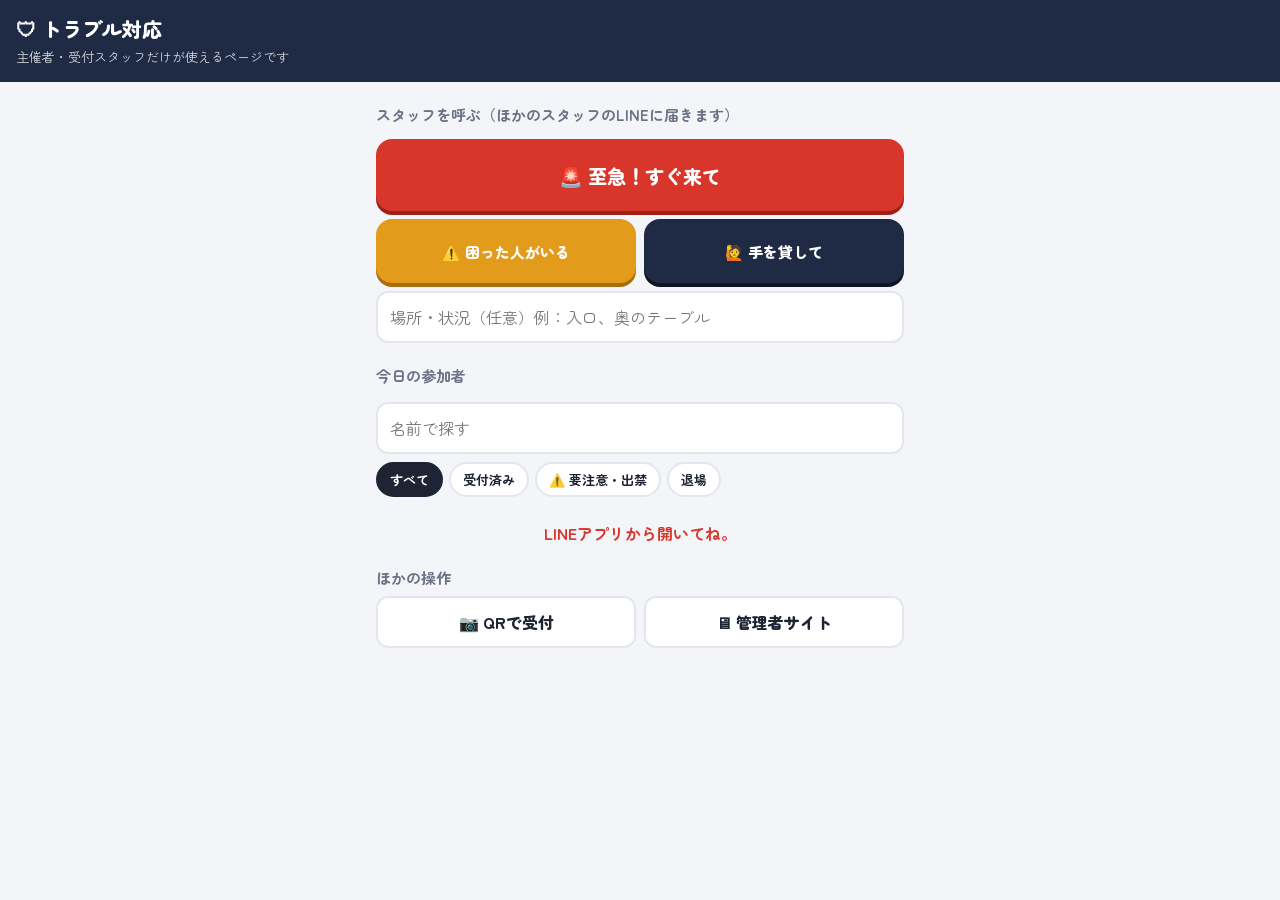
<file: staff.html>
<!doctype html>
<html lang="ja">
<head>
<meta charset="utf-8">
<meta name="viewport" content="width=device-width, initial-scale=1, viewport-fit=cover">
<meta name="robots" content="noindex">
<title>トラブル対応</title>
<link rel="preconnect" href="https://fonts.googleapis.com">
<link href="https://fonts.googleapis.com/css2?family=Zen+Maru+Gothic:wght@500;700;900&display=swap" rel="stylesheet">
<style>
  :root { --ink: #1E2433; --sub: #6B7285; --line: #E3E6EE; --red: #D9362B; --amber: #E39B1B; --green: #2E9E6A; --navy: #1F2A44; }
  * { box-sizing: border-box; -webkit-tap-highlight-color: transparent; }
  html, body { margin: 0; }
  body { font-family: "Zen Maru Gothic", "Hiragino Maru Gothic ProN", "Hiragino Sans", sans-serif; color: var(--ink); background: #F4F5F9;
    padding: 0 0 calc(24px + env(safe-area-inset-bottom)); }
  header { background: var(--navy); color: #fff; padding: calc(14px + env(safe-area-inset-top)) 16px 16px; }
  header h1 { margin: 0; font-size: 20px; font-weight: 900; }
  header p { margin: 4px 0 0; font-size: 13px; opacity: .8; }
  main { padding: 0 16px; max-width: 560px; margin: 0 auto; }
  h2 { font-size: 15px; margin: 22px 0 8px; color: var(--sub); }
  .call { display: grid; grid-template-columns: 1fr 1fr; gap: 8px; margin-top: 14px; }
  .call button { border: 0; border-radius: 16px; padding: 14px 10px; font: inherit; font-weight: 900; font-size: 15px; color: #fff; min-height: 64px; }
  .call .urgent { grid-column: span 2; background: var(--red); font-size: 19px; min-height: 72px; box-shadow: 0 4px 0 #9E1F16; }
  .call .trouble { background: var(--amber); box-shadow: 0 4px 0 #A86E0C; }
  .call .come { background: var(--navy); box-shadow: 0 4px 0 #0E1424; }
  .call button:active { transform: translateY(3px); box-shadow: none; }
  .place { width: 100%; margin-top: 8px; border: 2px solid var(--line); border-radius: 12px; padding: 12px; font: inherit; font-size: 16px; background: #fff; }
  .search { position: sticky; top: 0; z-index: 2; background: #F4F5F9; padding: 8px 0; }
  .search input { width: 100%; border: 2px solid var(--line); border-radius: 12px; padding: 12px; font: inherit; font-size: 16px; background: #fff; }
  .chips { display: flex; gap: 6px; margin-top: 8px; overflow-x: auto; }
  .chips button { border: 2px solid var(--line); background: #fff; border-radius: 999px; padding: 6px 12px; font: inherit; font-weight: 700; font-size: 13px; white-space: nowrap; color: var(--ink); }
  .chips button.on { background: var(--ink); border-color: var(--ink); color: #fff; }
  .g { background: #fff; border-radius: 16px; margin-top: 8px; border: 2px solid transparent; overflow: hidden; }
  .g.warn { border-color: var(--amber); }
  .g.ban { border-color: var(--red); background: #FFF4F2; }
  .g.focus { box-shadow: 0 0 0 4px rgba(217,54,43,.25); }
  .row { display: flex; align-items: center; gap: 10px; padding: 12px 14px; width: 100%; border: 0; background: none; font: inherit; text-align: left; color: inherit; }
  .who { flex: 1; min-width: 0; }
  .who b { display: block; font-size: 17px; }
  .who span { font-size: 12px; color: var(--sub); }
  .pill { font-size: 12px; font-weight: 900; border-radius: 999px; padding: 4px 10px; white-space: nowrap; background: #EEF0F5; color: var(--sub); }
  .pill.in { background: #E3F5EC; color: var(--green); }
  .pill.flag-warn { background: #FFF1D6; color: #9A6406; }
  .pill.flag-ban, .pill.out { background: #FDE3E0; color: var(--red); }
  .more { padding: 0 14px 14px; display: none; }
  .g.open .more { display: block; }
  .memo { background: #F7F8FB; border-radius: 10px; padding: 10px; font-size: 13px; color: var(--ink); white-space: pre-wrap; margin-bottom: 8px; }
  .more textarea { width: 100%; border: 2px solid var(--line); border-radius: 10px; padding: 10px; font: inherit; font-size: 16px; min-height: 64px; resize: vertical; }
  .acts { display: grid; grid-template-columns: 1fr 1fr; gap: 8px; margin-top: 8px; }
  .acts button { border: 0; border-radius: 12px; padding: 12px 8px; font: inherit; font-weight: 900; font-size: 14px; color: #fff; min-height: 48px; }
  .a-warn { background: var(--amber); } .a-leave { background: var(--navy); } .a-ban { background: var(--red); }
  .a-clear { background: #fff; color: var(--ink) !important; border: 2px solid var(--line) !important; }
  .a-note { grid-column: span 2; background: #fff; color: var(--ink) !important; border: 2px solid var(--line) !important; }
  button:disabled { opacity: .5; }
  .empty { text-align: center; color: var(--sub); padding: 24px 0; }
  .links { display: grid; grid-template-columns: 1fr 1fr; gap: 8px; margin-top: 8px; }
  .links a { display: block; background: #fff; border: 2px solid var(--line); border-radius: 12px; padding: 12px; text-align: center; color: var(--ink); text-decoration: none; font-weight: 900; }
  .toast { position: fixed; left: 50%; bottom: calc(24px + env(safe-area-inset-bottom)); transform: translateX(-50%) translateY(120px); background: var(--ink); color: #fff; padding: 12px 18px; border-radius: 999px; font-weight: 700; transition: transform .25s; z-index: 9; max-width: calc(100% - 32px); }
  .toast.show { transform: translateX(-50%) translateY(0); }
  .sheet { position: fixed; inset: 0; background: rgba(0,0,0,.45); display: none; align-items: flex-end; z-index: 8; }
  .sheet.show { display: flex; }
  .sheet > div { background: #fff; width: 100%; border-radius: 20px 20px 0 0; padding: 20px 16px calc(20px + env(safe-area-inset-bottom)); }
  .sheet h3 { margin: 0 0 6px; font-size: 18px; }
  .sheet p { margin: 0 0 14px; color: var(--sub); white-space: pre-wrap; }
  .sheet .btns { display: grid; grid-template-columns: 1fr 1.4fr; gap: 8px; }
  .sheet button { border: 0; border-radius: 12px; padding: 14px; font: inherit; font-weight: 900; font-size: 16px; }
  .sheet .no { background: #EEF0F5; } .sheet .yes { background: var(--red); color: #fff; }
  .err { color: var(--red); font-weight: 700; text-align: center; margin-top: 16px; }
</style>
</head>
<body>
<header>
  <h1>🛡 トラブル対応</h1>
  <p id="hello">主催者・受付スタッフだけが使えるページです</p>
</header>
<main>
  <h2>スタッフを呼ぶ（ほかのスタッフのLINEに届きます）</h2>
  <div class="call">
    <button class="urgent" data-kind="urgent">🚨 至急！すぐ来て</button>
    <button class="trouble" data-kind="trouble">⚠️ 困った人がいる</button>
    <button class="come" data-kind="come">🙋 手を貸して</button>
  </div>
  <input class="place" id="place" maxlength="100" placeholder="場所・状況（任意）例：入口、奥のテーブル">

  <h2>今日の参加者 <span id="count"></span></h2>
  <div class="search">
    <input id="q" type="search" placeholder="名前で探す">
    <div class="chips" id="chips">
      <button data-f="all" class="on">すべて</button>
      <button data-f="in">受付済み</button>
      <button data-f="flag">⚠️ 要注意・出禁</button>
      <button data-f="out">退場</button>
    </div>
  </div>
  <div id="list"><p class="empty">読み込み中…</p></div>
  <p class="err" id="err"></p>

  <h2>ほかの操作</h2>
  <div class="links">
    <a href="https://line.me/R/nv/QRCodeReader">📷 QRで受付</a>
    <a id="admin" href="#">🖥 管理者サイト</a>
  </div>
</main>
<div class="sheet" id="sheet"><div><h3 id="sTitle"></h3><p id="sBody"></p><div class="btns"><button class="no" id="sNo">やめる</button><button class="yes" id="sYes">OK</button></div></div></div>
<div class="toast" id="toast"></div>
<script>
const LIFF_ID = '2012697224-lfwPcqYm';
const GAS_URL = 'https://script.google.com/macros/s/AKfycby45UwD6Ymwvnf_D_4vMbUGY_m0DUGJtse1oD3hqwHVuDASQ996Xnu2-AKLAqKheMiytQ/exec';
const ADMIN_URL = 'https://script.google.com/macros/s/AKfycbwPXMvPakMdCljBulMg0I7vnNTqTgSE3EvaV5VeKBWTcx6Q_E9No3UfLSuTM9cAdRiP/exec';
const params = new URLSearchParams(location.search);
const PREVIEW = params.has('preview');
const $ = (id) => document.getElementById(id);
$('admin').href = ADMIN_URL + '?openExternalBrowser=1';
let guests = [];
let filter = 'all';
let openCode = params.get('c') || '';

function el(tag, props, kids) {
  const e = Object.assign(document.createElement(tag), props || {});
  (kids || []).forEach((k) => { if (k) e.append(k); });
  return e;
}
function toast(t) { const x = $('toast'); x.textContent = t; x.classList.add('show'); clearTimeout(toast.t); toast.t = setTimeout(() => x.classList.remove('show'), 2600); }
function confirmSheet(title, body, yes) {
  return new Promise((res) => {
    $('sTitle').textContent = title; $('sBody').textContent = body; $('sYes').textContent = yes;
    $('sheet').classList.add('show');
    const done = (v) => { $('sheet').classList.remove('show'); $('sYes').onclick = $('sNo').onclick = null; res(v); };
    $('sYes').onclick = () => done(true); $('sNo').onclick = () => done(false);
  });
}

// ---- プレビュー用のダミー ----
const DEMO = [
  { code: 'aaaaaa111111', nickname: 'ありす', lineName: 'Alice', status: '承認', checkedIn: '19:05', flag: '', memo: '' },
  { code: 'bbbbbb222222', nickname: 'たける', lineName: 'Takeru', status: '承認', checkedIn: '19:12', flag: '要注意', memo: '11/20 20:10 ぐっち：しつこく連絡先を聞いていた' },
  { code: 'cccccc333333', nickname: 'みお', lineName: 'Mio', status: '承認', checkedIn: '', flag: '', memo: '' },
  { code: 'dddddd444444', nickname: 'けん', lineName: 'Ken', status: '申請中', checkedIn: '', flag: '', memo: '' },
];
async function api(body) {
  if (PREVIEW) {
    await new Promise((r) => setTimeout(r, 300));
    if (body.op === 'list') return { ok: true, me: 'ぐっち', staffCount: 2, guests: DEMO };
    if (body.op === 'alert') return { ok: true, sent: 1 };
    const g = DEMO.find((x) => x.code === body.code);
    if (body.op === 'warn') g.flag = '要注意'; if (body.op === 'ban') g.flag = '出禁'; if (body.op === 'clear') g.flag = '';
    if (body.op === 'leave') { g.status = '退場'; g.flag = g.flag || '要注意'; }
    if (body.note) g.memo = (g.memo ? g.memo + ' / ' : '') + 'いま ぐっち：' + body.note;
    return { ok: true, guest: { ...g } };
  }
  const r = await fetch(GAS_URL, { method: 'POST', headers: { 'Content-Type': 'text/plain;charset=utf-8' }, body: JSON.stringify({ type: 'staff', idToken: liff.getIDToken(), ...body }) });
  return r.json();
}

// ---- スタッフ呼び出し ----
document.querySelectorAll('.call button').forEach((b) => b.addEventListener('click', async () => {
  const label = b.textContent;
  const place = $('place').value.trim();
  const ok = await confirmSheet(label, 'ほかのスタッフ全員のLINEに通知します。' + (place ? '\n📍 ' + place : ''), '呼ぶ');
  if (!ok) return;
  b.disabled = true;
  try {
    const res = await api({ op: 'alert', kind: b.dataset.kind, note: place });
    if (!res.ok) throw new Error(res.error);
    toast(res.sent ? '📣 ' + res.sent + '人に知らせました' : 'ほかに登録しているスタッフがいません');
    if (navigator.vibrate) navigator.vibrate(60);
  } catch (e) { toast('送れませんでした。もう一度押してね'); }
  b.disabled = false;
}));

// ---- 参加者リスト ----
const STATUS = (g) => g.status === '退場' ? ['退場', 'out'] : g.checkedIn ? ['受付 ' + g.checkedIn, 'in'] : g.status === '申請中' ? ['承認待ち', ''] : ['未受付', ''];
const FLAG = { '要注意': ['⚠️ 要注意', 'flag-warn', 'warn'], '出禁': ['🚫 出禁', 'flag-ban', 'ban'] };

function card(g) {
  const st = STATUS(g);
  const f = FLAG[g.flag];
  const note = el('textarea', { placeholder: '何があった？（任意・ほかのスタッフにも届きます）', maxLength: 150 });
  const act = (op, text, cls, ask) => {
    const b = el('button', { className: cls, textContent: text });
    b.addEventListener('click', async () => {
      const v = note.value.trim();
      if (op === 'note' && !v) { note.focus(); toast('メモを書いてね'); return; }
      if (ask && !(await confirmSheet(ask[0], ask[1], ask[2]))) return;
      b.disabled = true;
      try {
        const res = await api({ op, code: g.code, note: v });
        if (!res.ok) throw new Error(res.error);
        Object.assign(g, res.guest);
        openCode = g.code;
        render();
        toast({ warn: '⚠️ 要注意にしました', ban: '🚫 出禁にしました', clear: '↩️ 外しました', leave: '🚪 退場にしました', note: '📝 メモしました' }[op]);
      } catch (e) { b.disabled = false; toast('保存できませんでした。もう一度押してね'); }
    });
    return b;
  };
  const box = el('div', { className: 'g' + (f ? ' ' + f[2] : '') + (openCode === g.code ? ' open focus' : '') }, [
    el('button', { className: 'row', onclick: () => { box.classList.toggle('open'); openCode = box.classList.contains('open') ? g.code : ''; } }, [
      el('div', { className: 'who' }, [el('b', { textContent: g.nickname + ' さん' }), el('span', { textContent: 'LINE名：' + g.lineName })]),
      f ? el('span', { className: 'pill ' + f[1], textContent: f[0] }) : null,
      el('span', { className: 'pill ' + st[1], textContent: st[0] }),
    ]),
    el('div', { className: 'more' }, [
      g.memo ? el('div', { className: 'memo', textContent: '📝 ' + g.memo }) : null,
      note,
      el('div', { className: 'acts' }, [
        g.flag !== '要注意' ? act('warn', '⚠️ 要注意', 'a-warn', null) : act('clear', '↩️ 要注意を外す', 'a-clear', null),
        g.status !== '退場' ? act('leave', '🚪 退場してもらった', 'a-leave', ['退場にしますか？', g.nickname + ' さんを「退場」にして、ほかのスタッフに知らせます。\n本人には通知されません。', '退場にする']) : null,
        g.flag !== '出禁' ? act('ban', '🚫 出禁', 'a-ban', ['出禁にしますか？', g.nickname + ' さんは次回から予約できなくなります。\n本人には通知されません。あとで管理者サイトから外せます。', '出禁にする']) : act('clear', '↩️ 出禁を外す', 'a-clear', ['出禁を外しますか？', 'また予約できるようになります。', '外す']),
        act('note', '📝 メモだけ残す', 'a-note', null),
      ]),
    ]),
  ]);
  return box;
}

function render() {
  const q = $('q').value.trim().toLowerCase();
  const list = guests.filter((g) => (!q || (g.nickname + g.lineName).toLowerCase().includes(q))
    && (filter === 'all' || (filter === 'in' ? g.checkedIn && g.status !== '退場' : filter === 'flag' ? g.flag : g.status === '退場')));
  // 開いている人 → 要注意・出禁 → 受付済み → その他
  const rank = (g) => (g.code === openCode ? 0 : g.flag === '出禁' ? 1 : g.flag ? 2 : g.checkedIn ? 3 : 4);
  list.sort((a, b) => rank(a) - rank(b) || a.nickname.localeCompare(b.nickname, 'ja'));
  const inCount = guests.filter((g) => g.checkedIn && g.status !== '退場').length;
  $('count').textContent = '（受付 ' + inCount + ' / ' + guests.length + '人）';
  $('list').replaceChildren(...(list.length ? list.map(card) : [el('p', { className: 'empty', textContent: guests.length ? '見つかりません' : 'まだ予約した人がいません' })]));
}
$('q').addEventListener('input', render);
$('chips').addEventListener('click', (e) => {
  const b = e.target.closest('button'); if (!b) return;
  filter = b.dataset.f;
  document.querySelectorAll('#chips button').forEach((x) => x.classList.toggle('on', x === b));
  render();
});

function loadSdk() {
  if (window.liff) return Promise.resolve();
  return new Promise((res, rej) => {
    const sc = document.createElement('script');
    sc.src = 'https://static.line-scdn.net/liff/edge/2/sdk.js'; sc.charset = 'utf-8';
    sc.onload = res; sc.onerror = rej; document.head.appendChild(sc);
    setTimeout(() => rej(new Error('timeout')), 15000);
  });
}

async function load() {
  const res = await api({ op: 'list' });
  if (!res.ok) {
    const msg = { not_staff: 'このLINEはスタッフ登録されていません。管理者サイトのメンバータブの番号で「通知登録」か「受付登録」をしてね。', auth: 'ログインし直してね。' }[res.error] || '読み込めませんでした。';
    $('list').replaceChildren(); $('err').textContent = msg;
    document.querySelectorAll('.call button').forEach((b) => { b.disabled = true; });
    return;
  }
  $('hello').textContent = res.me + ' さん・スタッフ ' + res.staffCount + '人';
  guests = res.guests;
  render();
  if (openCode) { const f = document.querySelector('.g.focus'); if (f) f.scrollIntoView({ block: 'center' }); }
}

async function main() {
  if (!PREVIEW) {
    try { await loadSdk(); await liff.init({ liffId: LIFF_ID }); } catch (e) { $('list').replaceChildren(); $('err').textContent = 'LINEアプリから開いてね。'; return; }
    if (!liff.isLoggedIn()) { liff.login({ redirectUri: location.href }); return; }
  }
  try { await load(); } catch (e) { $('list').replaceChildren(); $('err').textContent = '通信エラー。電波のいいところで開き直してね。'; }
}
// 別のスタッフの操作も見えるように、画面に戻ったら読み直す
document.addEventListener('visibilitychange', () => { if (!document.hidden && guests.length) load().catch(() => {}); });
main();
</script>
</body>
</html>
</file>
